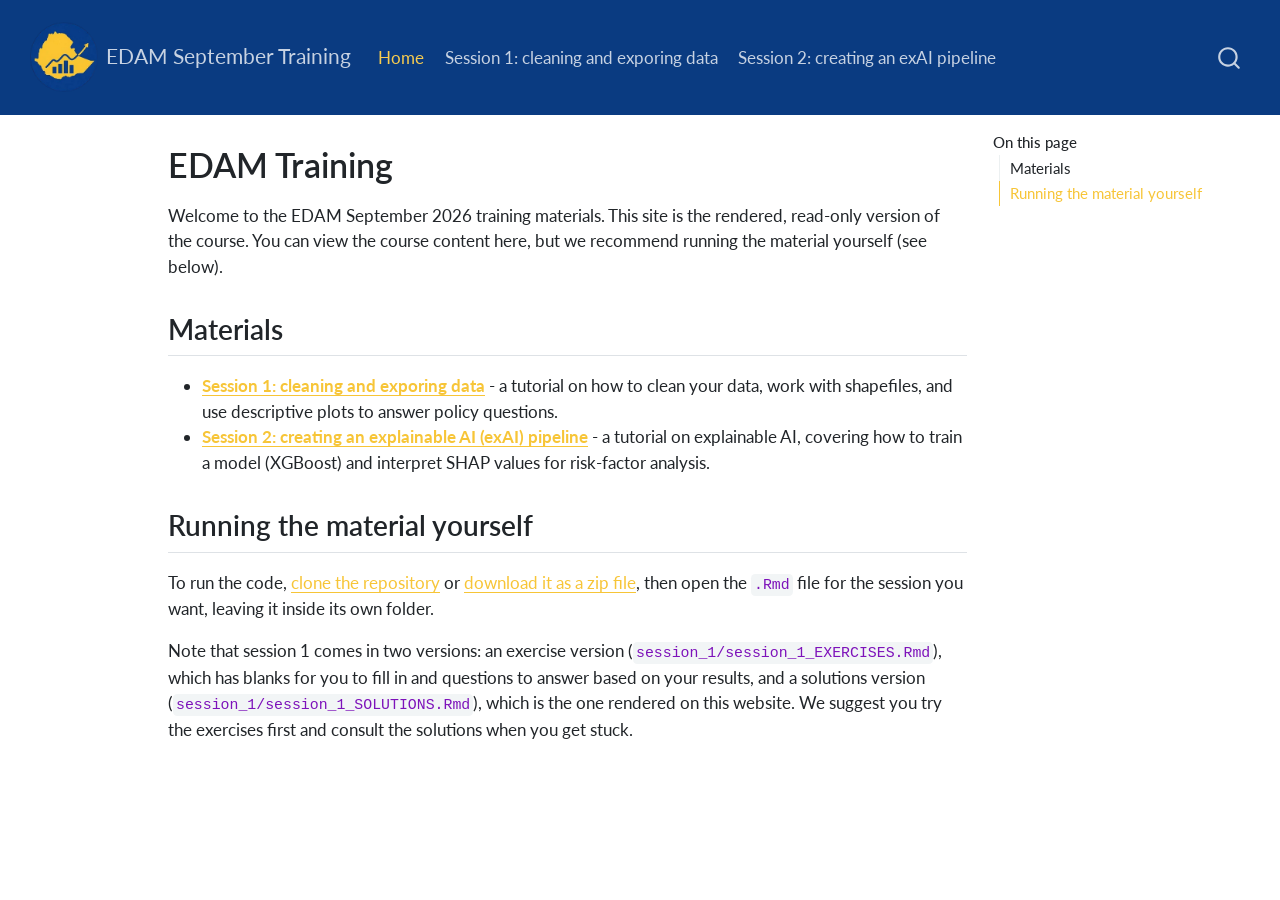
<file: index.html>
<!DOCTYPE html>
<html xmlns="http://www.w3.org/1999/xhtml" lang="en" xml:lang="en"><head>

<meta charset="utf-8">
<meta name="generator" content="quarto-1.10.18">

<meta name="viewport" content="width=device-width, initial-scale=1.0, user-scalable=yes">


<title>EDAM Training – EDAM September Training</title>
<style>
/* Default styles provided by pandoc.
** See https://pandoc.org/MANUAL.html#variables-for-html for config info.
*/
span.smallcaps{font-variant: small-caps;}
div.columns{display: flex; gap: 1.5em;}
div.column{flex: auto;}
@media screen {
div.columns{gap: min(4vw, 1.5em);}
div.column{overflow-x: auto;}
}
div.hanging-indent{margin-left: 1.5em; text-indent: -1.5em;}
ul.task-list{list-style: none;}
ul.task-list li input[type="checkbox"] {
  width: 0.8em;
  margin: 0 0.8em 0.2em -1em; /* quarto-specific, see https://github.com/quarto-dev/quarto-cli/issues/4556 */ 
  vertical-align: middle;
}
</style>


<script src="site_libs/quarto-nav/quarto-nav.js"></script>
<script src="site_libs/quarto-nav/headroom.min.js"></script>
<script src="site_libs/clipboard/clipboard.min.js"></script>
<script src="site_libs/quarto-search/autocomplete.umd.js"></script>
<script src="site_libs/quarto-search/fuse.min.js"></script>
<script src="site_libs/quarto-search/quarto-search.js"></script>
<meta name="quarto:offset" content="./">
<link href="./images/edam-logo.png" rel="icon" type="image/png">
<script src="site_libs/quarto-html/quarto.js" type="module"></script>
<script src="site_libs/quarto-html/tabsets/tabsets.js" type="module"></script>
<script src="site_libs/quarto-html/popper.min.js"></script>
<script src="site_libs/quarto-html/tippy.umd.min.js"></script>
<script src="site_libs/quarto-html/anchor.min.js"></script>
<link href="site_libs/quarto-html/tippy.css" rel="stylesheet">
<link href="site_libs/quarto-html/quarto-syntax-highlighting-64a204ab8560d761af7679ceaba22944.css" rel="stylesheet" id="quarto-text-highlighting-styles">
<script src="site_libs/bootstrap/bootstrap.min.js"></script>
<link href="site_libs/bootstrap/bootstrap-icons.css" rel="stylesheet">
<link href="site_libs/bootstrap/bootstrap-7adfb86dd05a6c3f92179e29ffe882f8.min.css" rel="stylesheet" append-hash="true" id="quarto-bootstrap" data-mode="light">
<script id="quarto-search-options" type="application/json">{
  "location": "navbar",
  "copy-button": false,
  "collapse-after": 3,
  "panel-placement": "end",
  "type": "overlay",
  "limit": 50,
  "keyboard-shortcut": [
    "f",
    "/",
    "s"
  ],
  "show-item-context": false,
  "language": {
    "search-no-results-text": "No results",
    "search-matching-documents-text": "matching documents",
    "search-copy-link-title": "Copy link to search",
    "search-hide-matches-text": "Hide additional matches",
    "search-more-match-text": "more match in this document",
    "search-more-matches-text": "more matches in this document",
    "search-clear-button-title": "Clear",
    "search-text-placeholder": "",
    "search-detached-cancel-button-title": "Cancel",
    "search-submit-button-title": "Submit",
    "search-label": "Search"
  }
}</script>


</head>

<body class="nav-fixed quarto-light">

<div id="quarto-search-results"></div>
  <header id="quarto-header" class="headroom fixed-top">
    <nav class="navbar navbar-expand-lg " data-bs-theme="dark">
      <div class="navbar-container container-fluid">
      <div class="navbar-brand-container mx-auto">
    <a href="./index.html" class="navbar-brand navbar-brand-logo">
    <img src="./images/edam-logo.png" alt="" class="navbar-logo light-content">
    <img src="./images/edam-logo.png" alt="" class="navbar-logo dark-content">
    </a>
    <a class="navbar-brand" href="./index.html">
    <span class="navbar-title">EDAM September Training</span>
    </a>
  </div>
            <div id="quarto-search" class="" title="Search"></div>
          <button class="navbar-toggler" type="button" data-bs-toggle="collapse" data-bs-target="#navbarCollapse" aria-controls="navbarCollapse" role="menu" aria-expanded="false" aria-label="Toggle navigation" onclick="if (window.quartoToggleHeadroom) { window.quartoToggleHeadroom(); }">
  <span class="navbar-toggler-icon"></span>
</button>
          <div class="collapse navbar-collapse" id="navbarCollapse">
            <ul class="navbar-nav navbar-nav-scroll me-auto">
  <li class="nav-item">
    <a class="nav-link active" href="./index.html" aria-current="page"> 
<span class="menu-text">Home</span></a>
  </li>  
  <li class="nav-item">
    <a class="nav-link" href="./session_1/session_1_SOLUTIONS.html"> 
<span class="menu-text">Session 1: cleaning and exporing data</span></a>
  </li>  
  <li class="nav-item">
    <a class="nav-link" href="./session_2/xgboost_shap_workflow_tutorial.html"> 
<span class="menu-text">Session 2: creating an exAI pipeline</span></a>
  </li>  
</ul>
          </div> <!-- /navcollapse -->
            <div class="quarto-navbar-tools">
</div>
      </div> <!-- /container-fluid -->
    </nav>
</header>
<!-- content -->
<div id="quarto-content" class="quarto-container page-columns page-rows-contents page-layout-article page-navbar">
<!-- sidebar -->
<!-- margin-sidebar -->
    <div id="quarto-margin-sidebar" class="sidebar margin-sidebar">
        <nav id="TOC" role="doc-toc" class="toc-active">
    <h2 id="toc-title">On this page</h2>
   
  <ul>
  <li><a href="#materials" id="toc-materials" class="nav-link active" data-scroll-target="#materials">Materials</a></li>
  <li><a href="#running-the-material-yourself" id="toc-running-the-material-yourself" class="nav-link" data-scroll-target="#running-the-material-yourself">Running the material yourself</a></li>
  </ul>
</nav>
    </div>
<!-- main -->
<main class="content" id="quarto-document-content">

<header id="title-block-header" class="quarto-title-block default">
<div class="quarto-title">
<h1 class="title">EDAM Training</h1>
</div>



<div class="quarto-title-meta">

    
  
    
  </div>
  


</header>


<p>Welcome to the EDAM September 2026 training materials. This site is the rendered, read-only version of the course. You can view the course content here, but we recommend running the material yourself (see below).</p>
<section id="materials" class="level2">
<h2 class="anchored" data-anchor-id="materials">Materials</h2>
<ul>
<li><a href="./session_1/session_1_SOLUTIONS.html"><strong>Session 1: cleaning and exporing data</strong></a> - a tutorial on how to clean your data, work with shapefiles, and use descriptive plots to answer policy questions.</li>
<li><a href="./session_2/xgboost_shap_workflow_tutorial.html"><strong>Session 2: creating an explainable AI (exAI) pipeline</strong></a> - a tutorial on explainable AI, covering how to train a model (XGBoost) and interpret SHAP values for risk-factor analysis.</li>
</ul>
</section>
<section id="running-the-material-yourself" class="level2">
<h2 class="anchored" data-anchor-id="running-the-material-yourself">Running the material yourself</h2>
<p>To run the code, <a href="https://github.com/EDAM-Consortium/september-training-2026">clone the repository</a> or <a href="https://github.com/EDAM-Consortium/september-training-2026/archive/refs/heads/main.zip">download it as a zip file</a>, then open the <code>.Rmd</code> file for the session you want, leaving it inside its own folder.</p>
<p>Note that session 1 comes in two versions: an exercise version (<code>session_1/session_1_EXERCISES.Rmd</code>), which has blanks for you to fill in and questions to answer based on your results, and a solutions version (<code>session_1/session_1_SOLUTIONS.Rmd</code>), which is the one rendered on this website. We suggest you try the exercises first and consult the solutions when you get stuck.</p>


</section>

</main> <!-- /main -->
<script id="quarto-html-after-body" type="application/javascript">
  window.document.addEventListener("DOMContentLoaded", function (event) {
    const icon = "";
    const anchorJS = new window.AnchorJS();
    anchorJS.options = {
      placement: 'right',
      icon: icon
    };
    anchorJS.add('.anchored');
    const isCodeAnnotation = (el) => {
      for (const clz of el.classList) {
        if (clz.startsWith('code-annotation-')) {                     
          return true;
        }
      }
      return false;
    }
    const onCopySuccess = function(e) {
      // button target
      const button = e.trigger;
      // don't keep focus
      button.blur();
      // flash "checked"
      button.classList.add('code-copy-button-checked');
      var currentTitle = button.getAttribute("title");
      button.setAttribute("title", "Copied!");
      let tooltip;
      if (window.bootstrap) {
        button.setAttribute("data-bs-toggle", "tooltip");
        button.setAttribute("data-bs-placement", "left");
        button.setAttribute("data-bs-title", "Copied!");
        tooltip = new bootstrap.Tooltip(button, 
          { trigger: "manual", 
            customClass: "code-copy-button-tooltip",
            offset: [0, -8]});
        tooltip.show();    
      }
      setTimeout(function() {
        if (tooltip) {
          tooltip.hide();
          button.removeAttribute("data-bs-title");
          button.removeAttribute("data-bs-toggle");
          button.removeAttribute("data-bs-placement");
        }
        button.setAttribute("title", currentTitle);
        button.classList.remove('code-copy-button-checked');
      }, 1000);
      // clear code selection
      e.clearSelection();
    }
    const getTextToCopy = function(trigger) {
      const outerScaffold = trigger.parentElement.cloneNode(true);
      const codeEl = outerScaffold.querySelector('code');
      for (const childEl of codeEl.children) {
        if (isCodeAnnotation(childEl)) {
          childEl.remove();
        }
      }
      return codeEl.innerText;
    }
    const clipboard = new window.ClipboardJS('.code-copy-button:not([data-in-quarto-modal])', {
      text: getTextToCopy
    });
    clipboard.on('success', onCopySuccess);
    if (window.document.getElementById('quarto-embedded-source-code-modal')) {
      const clipboardModal = new window.ClipboardJS('.code-copy-button[data-in-quarto-modal]', {
        text: getTextToCopy,
        container: window.document.getElementById('quarto-embedded-source-code-modal')
      });
      clipboardModal.on('success', onCopySuccess);
    }
      var localhostRegex = new RegExp(/^(?:http|https):\/\/localhost\:?[0-9]*\//);
      var mailtoRegex = new RegExp(/^mailto:/);
        var filterRegex = new RegExp("https:\/\/EDAM-Consortium\.github\.io\/september-training-2026\/");
      var isInternal = (href) => {
          return filterRegex.test(href) || localhostRegex.test(href) || mailtoRegex.test(href);
      }
      // Inspect non-navigation links and adorn them if external
     var links = window.document.querySelectorAll('a[href]:not(.nav-link):not(.navbar-brand):not(.toc-action):not(.sidebar-link):not(.sidebar-item-toggle):not(.pagination-link):not(.no-external):not([aria-hidden]):not(.dropdown-item):not(.quarto-navigation-tool):not(.about-link)');
      for (var i=0; i<links.length; i++) {
        const link = links[i];
        if (!isInternal(link.href)) {
          // undo the damage that might have been done by quarto-nav.js in the case of
          // links that we want to consider external
          if (link.dataset.originalHref !== undefined) {
            link.href = link.dataset.originalHref;
          }
        }
      }
    function tippyHover(el, contentFn, onTriggerFn, onUntriggerFn) {
      const config = {
        allowHTML: true,
        maxWidth: 500,
        delay: 100,
        arrow: false,
        appendTo: function(el) {
            return el.parentElement;
        },
        interactive: true,
        interactiveBorder: 10,
        theme: 'quarto',
        placement: 'bottom-start',
      };
      if (contentFn) {
        config.content = contentFn;
      }
      if (onTriggerFn) {
        config.onTrigger = onTriggerFn;
      }
      if (onUntriggerFn) {
        config.onUntrigger = onUntriggerFn;
      }
      window.tippy(el, config); 
    }
    const noterefs = window.document.querySelectorAll('a[role="doc-noteref"]');
    for (var i=0; i<noterefs.length; i++) {
      const ref = noterefs[i];
      tippyHover(ref, function() {
        // use id or data attribute instead here
        let href = ref.getAttribute('data-footnote-href') || ref.getAttribute('href');
        try { href = new URL(href).hash; } catch {}
        const id = href.replace(/^#\/?/, "");
        const note = window.document.getElementById(id);
        if (note) {
          return note.innerHTML;
        } else {
          return "";
        }
      });
    }
    const xrefs = window.document.querySelectorAll('a.quarto-xref');
    const processXRef = (id, note) => {
      // Strip column container classes
      const stripColumnClz = (el) => {
        el.classList.remove("page-full", "page-columns");
        if (el.children) {
          for (const child of el.children) {
            stripColumnClz(child);
          }
        }
      }
      stripColumnClz(note)
      if (id === null || id.startsWith('sec-')) {
        // Special case sections, only their first couple elements
        const container = document.createElement("div");
        if (note.children && note.children.length > 2) {
          container.appendChild(note.children[0].cloneNode(true));
          for (let i = 1; i < note.children.length; i++) {
            const child = note.children[i];
            if (child.tagName === "P" && child.innerText === "") {
              continue;
            } else {
              container.appendChild(child.cloneNode(true));
              break;
            }
          }
          if (window.Quarto?.typesetMath) {
            window.Quarto.typesetMath(container);
          }
          return container.innerHTML
        } else {
          if (window.Quarto?.typesetMath) {
            window.Quarto.typesetMath(note);
          }
          return note.innerHTML;
        }
      } else {
        // Remove any anchor links if they are present
        const anchorLink = note.querySelector('a.anchorjs-link');
        if (anchorLink) {
          anchorLink.remove();
        }
        if (window.Quarto?.typesetMath) {
          window.Quarto.typesetMath(note);
        }
        if (note.classList.contains("callout")) {
          return note.outerHTML;
        } else {
          return note.innerHTML;
        }
      }
    }
    for (var i=0; i<xrefs.length; i++) {
      const xref = xrefs[i];
      tippyHover(xref, undefined, function(instance) {
        instance.disable();
        let url = xref.getAttribute('href');
        let hash = undefined; 
        if (url.startsWith('#')) {
          hash = url;
        } else {
          try { hash = new URL(url).hash; } catch {}
        }
        if (hash) {
          const id = hash.replace(/^#\/?/, "");
          const note = window.document.getElementById(id);
          if (note !== null) {
            try {
              const html = processXRef(id, note.cloneNode(true));
              instance.setContent(html);
            } finally {
              instance.enable();
              instance.show();
            }
          } else {
            // See if we can fetch this
            fetch(url.split('#')[0])
            .then(res => res.text())
            .then(html => {
              const parser = new DOMParser();
              const htmlDoc = parser.parseFromString(html, "text/html");
              const note = htmlDoc.getElementById(id);
              if (note !== null) {
                const html = processXRef(id, note);
                instance.setContent(html);
              } 
            }).finally(() => {
              instance.enable();
              instance.show();
            });
          }
        } else {
          // See if we can fetch a full url (with no hash to target)
          // This is a special case and we should probably do some content thinning / targeting
          fetch(url)
          .then(res => res.text())
          .then(html => {
            const parser = new DOMParser();
            const htmlDoc = parser.parseFromString(html, "text/html");
            const note = htmlDoc.querySelector('main.content');
            if (note !== null) {
              // This should only happen for chapter cross references
              // (since there is no id in the URL)
              // remove the first header
              if (note.children.length > 0 && note.children[0].tagName === "HEADER") {
                note.children[0].remove();
              }
              const html = processXRef(null, note);
              instance.setContent(html);
            } 
          }).finally(() => {
            instance.enable();
            instance.show();
          });
        }
      }, function(instance) {
      });
    }
        let selectedAnnoteEl;
        const selectorForAnnotation = ( cell, annotation) => {
          let cellAttr = 'data-code-cell="' + cell + '"';
          let lineAttr = 'data-code-annotation="' +  annotation + '"';
          const selector = 'span[' + cellAttr + '][' + lineAttr + ']';
          return selector;
        }
        const selectCodeLines = (annoteEl) => {
          const doc = window.document;
          const targetCell = annoteEl.getAttribute("data-target-cell");
          const targetAnnotation = annoteEl.getAttribute("data-target-annotation");
          const annoteSpan = window.document.querySelector(selectorForAnnotation(targetCell, targetAnnotation));
          const lines = annoteSpan.getAttribute("data-code-lines").split(",");
          const lineIds = lines.map((line) => {
            return targetCell + "-" + line;
          })
          let top = null;
          let height = null;
          let parent = null;
          if (lineIds.length > 0) {
              //compute the position of the single el (top and bottom and make a div)
              const el = window.document.getElementById(lineIds[0]);
              top = el.offsetTop;
              height = el.offsetHeight;
              parent = el.parentElement.parentElement;
            if (lineIds.length > 1) {
              const lastEl = window.document.getElementById(lineIds[lineIds.length - 1]);
              const bottom = lastEl.offsetTop + lastEl.offsetHeight;
              height = bottom - top;
            }
            if (top !== null && height !== null && parent !== null) {
              // cook up a div (if necessary) and position it 
              let div = window.document.getElementById("code-annotation-line-highlight");
              if (div === null) {
                div = window.document.createElement("div");
                div.setAttribute("id", "code-annotation-line-highlight");
                div.style.position = 'absolute';
                parent.appendChild(div);
              }
              div.style.top = top - 2 + "px";
              div.style.height = height + 4 + "px";
              div.style.left = 0;
              let gutterDiv = window.document.getElementById("code-annotation-line-highlight-gutter");
              if (gutterDiv === null) {
                gutterDiv = window.document.createElement("div");
                gutterDiv.setAttribute("id", "code-annotation-line-highlight-gutter");
                gutterDiv.style.position = 'absolute';
                const codeCell = window.document.getElementById(targetCell);
                const gutter = codeCell.querySelector('.code-annotation-gutter');
                gutter.appendChild(gutterDiv);
              }
              gutterDiv.style.top = top - 2 + "px";
              gutterDiv.style.height = height + 4 + "px";
            }
            selectedAnnoteEl = annoteEl;
          }
        };
        const unselectCodeLines = () => {
          const elementsIds = ["code-annotation-line-highlight", "code-annotation-line-highlight-gutter"];
          elementsIds.forEach((elId) => {
            const div = window.document.getElementById(elId);
            if (div) {
              div.remove();
            }
          });
          selectedAnnoteEl = undefined;
        };
          // Handle positioning of the toggle
      window.addEventListener(
        "resize",
        throttle(() => {
          elRect = undefined;
          if (selectedAnnoteEl) {
            selectCodeLines(selectedAnnoteEl);
          }
        }, 10)
      );
      function throttle(fn, ms) {
      let throttle = false;
      let timer;
        return (...args) => {
          if(!throttle) { // first call gets through
              fn.apply(this, args);
              throttle = true;
          } else { // all the others get throttled
              if(timer) clearTimeout(timer); // cancel #2
              timer = setTimeout(() => {
                fn.apply(this, args);
                timer = throttle = false;
              }, ms);
          }
        };
      }
        // Attach click handler to the DT
        const annoteDls = window.document.querySelectorAll('dt[data-target-cell]');
        for (const annoteDlNode of annoteDls) {
          annoteDlNode.addEventListener('click', (event) => {
            const clickedEl = event.target;
            if (clickedEl !== selectedAnnoteEl) {
              unselectCodeLines();
              const activeEl = window.document.querySelector('dt[data-target-cell].code-annotation-active');
              if (activeEl) {
                activeEl.classList.remove('code-annotation-active');
              }
              selectCodeLines(clickedEl);
              clickedEl.classList.add('code-annotation-active');
            } else {
              // Unselect the line
              unselectCodeLines();
              clickedEl.classList.remove('code-annotation-active');
            }
          });
        }
    const findCites = (el) => {
      const parentEl = el.parentElement;
      if (parentEl) {
        const cites = parentEl.dataset.cites;
        if (cites) {
          return {
            el,
            cites: cites.split(' ')
          };
        } else {
          return findCites(el.parentElement)
        }
      } else {
        return undefined;
      }
    };
    var bibliorefs = window.document.querySelectorAll('a[role="doc-biblioref"]');
    for (var i=0; i<bibliorefs.length; i++) {
      const ref = bibliorefs[i];
      const citeInfo = findCites(ref);
      if (citeInfo) {
        tippyHover(citeInfo.el, function() {
          var popup = window.document.createElement('div');
          citeInfo.cites.forEach(function(cite) {
            var citeDiv = window.document.createElement('div');
            citeDiv.classList.add('hanging-indent');
            citeDiv.classList.add('csl-entry');
            var biblioDiv = window.document.getElementById('ref-' + cite);
            if (biblioDiv) {
              citeDiv.innerHTML = biblioDiv.innerHTML;
            }
            popup.appendChild(citeDiv);
          });
          return popup.innerHTML;
        });
      }
    }
  });
  </script>
</div> <!-- /content -->




</body></html>
</file>
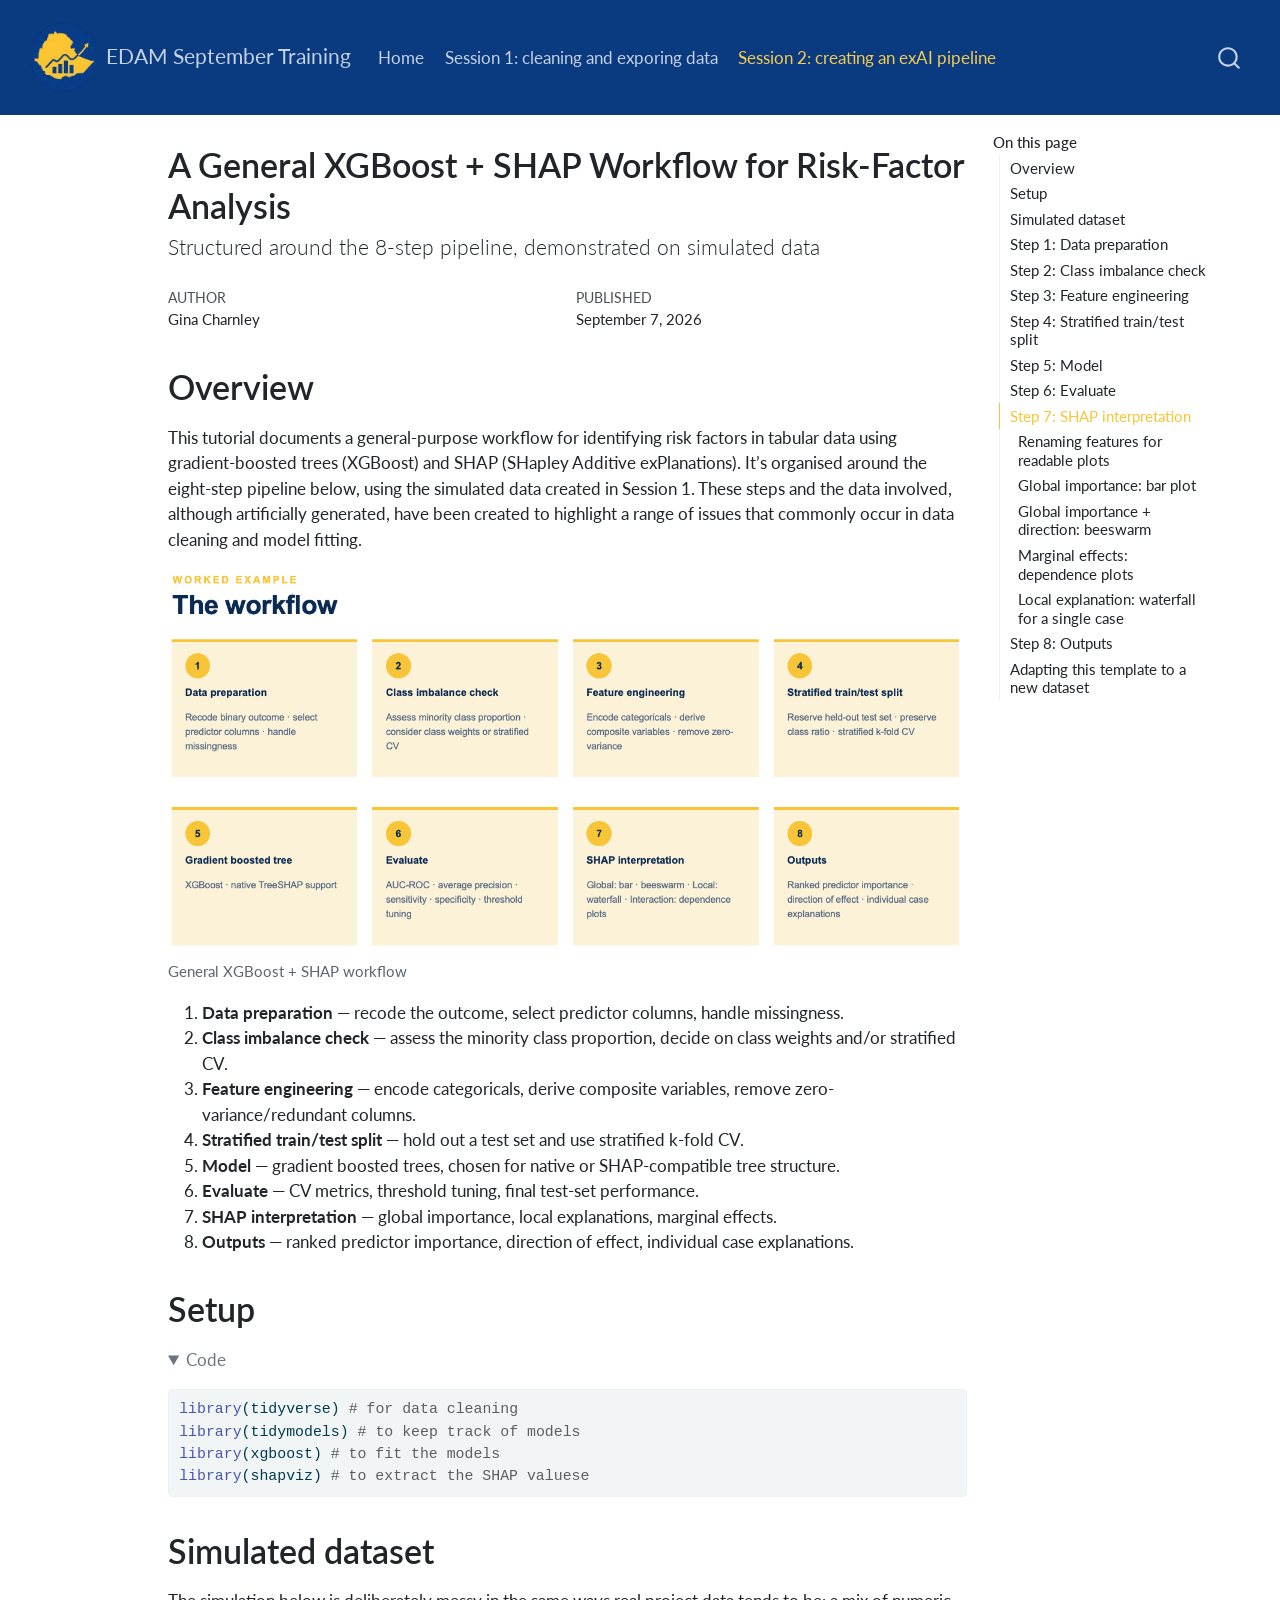
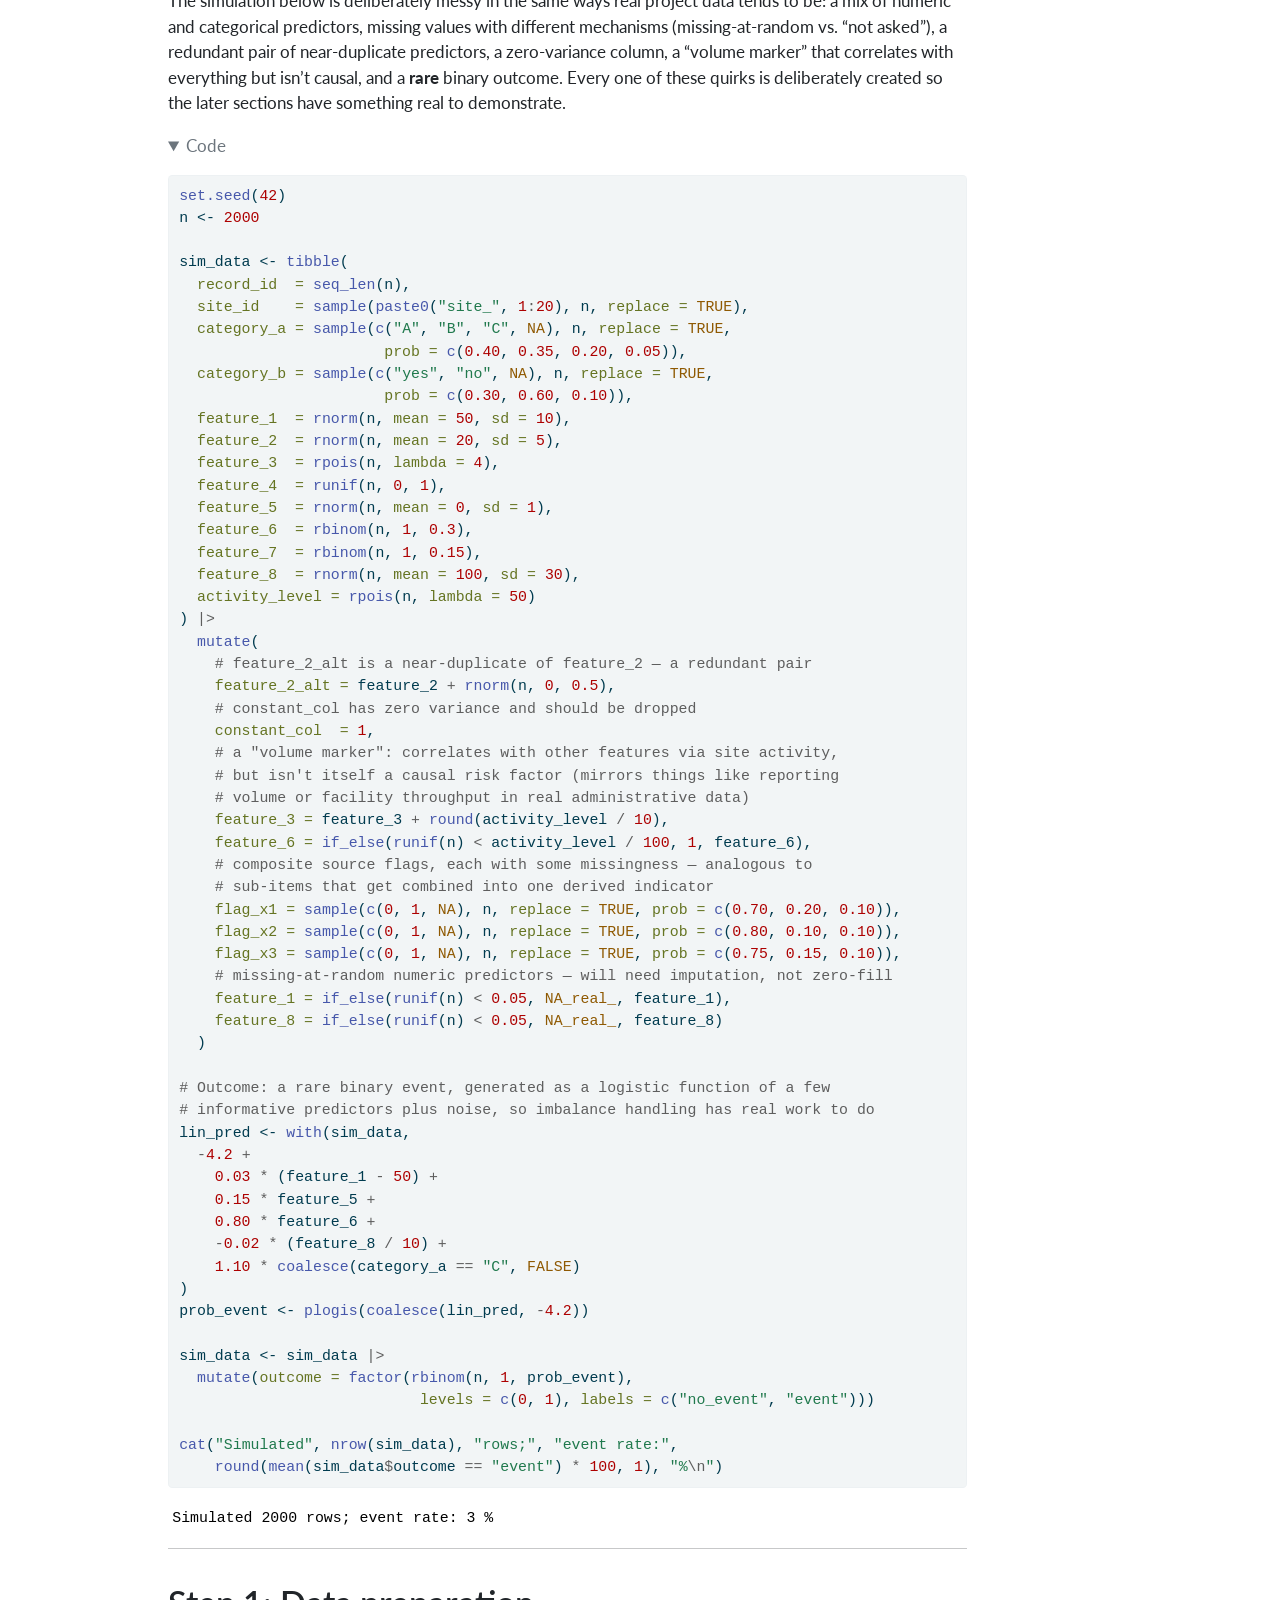
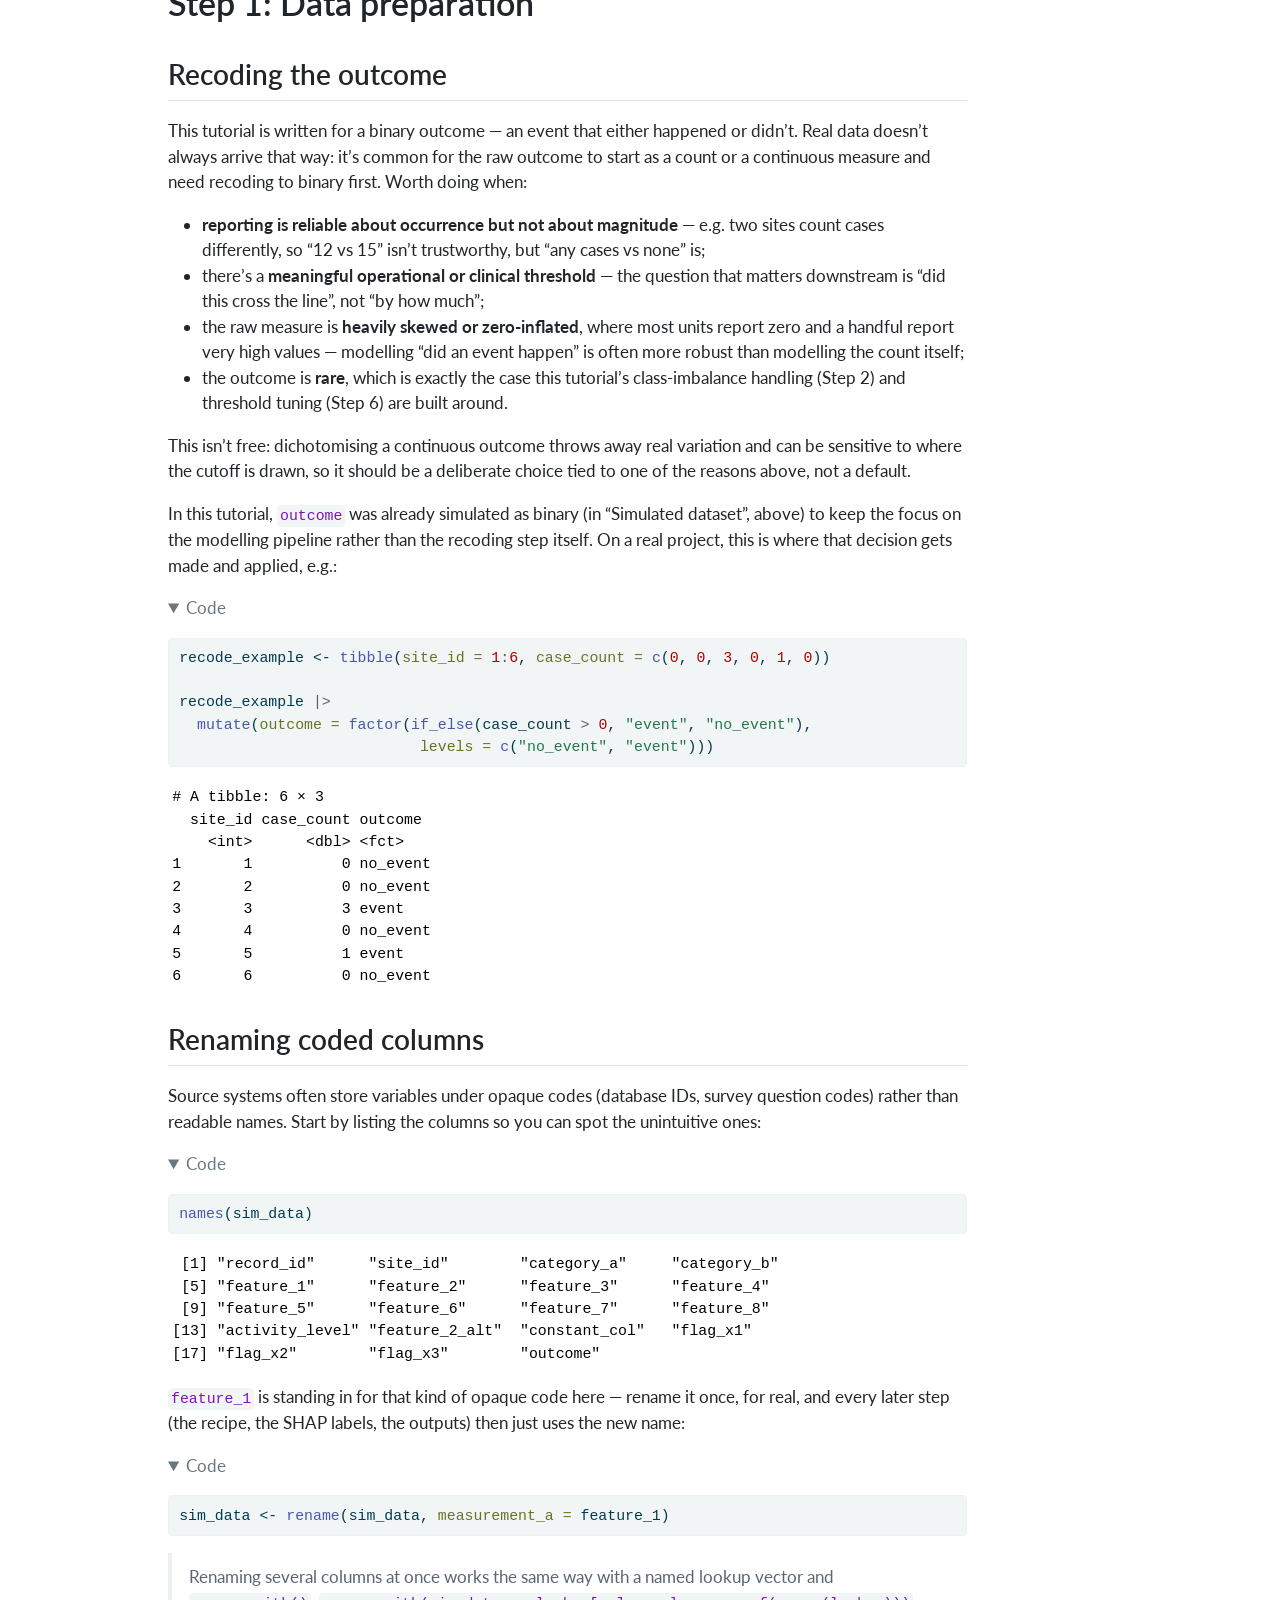
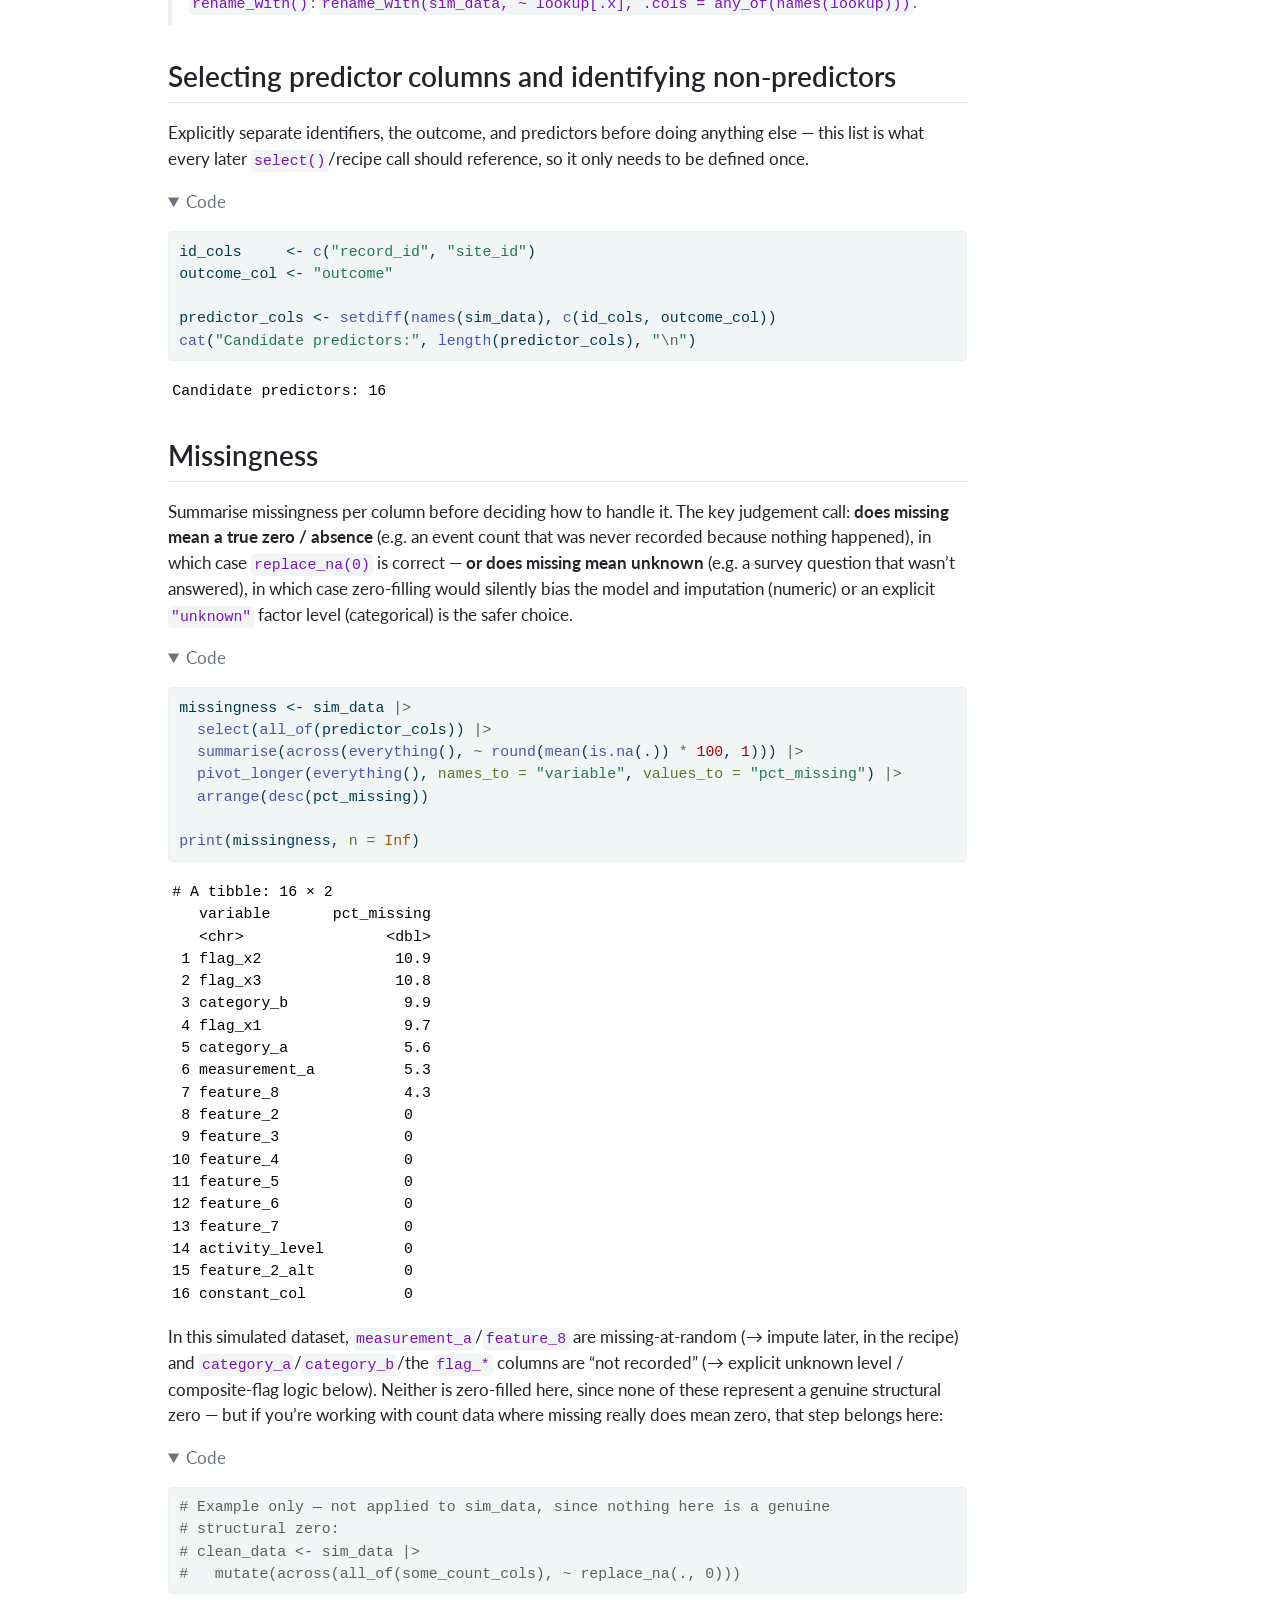
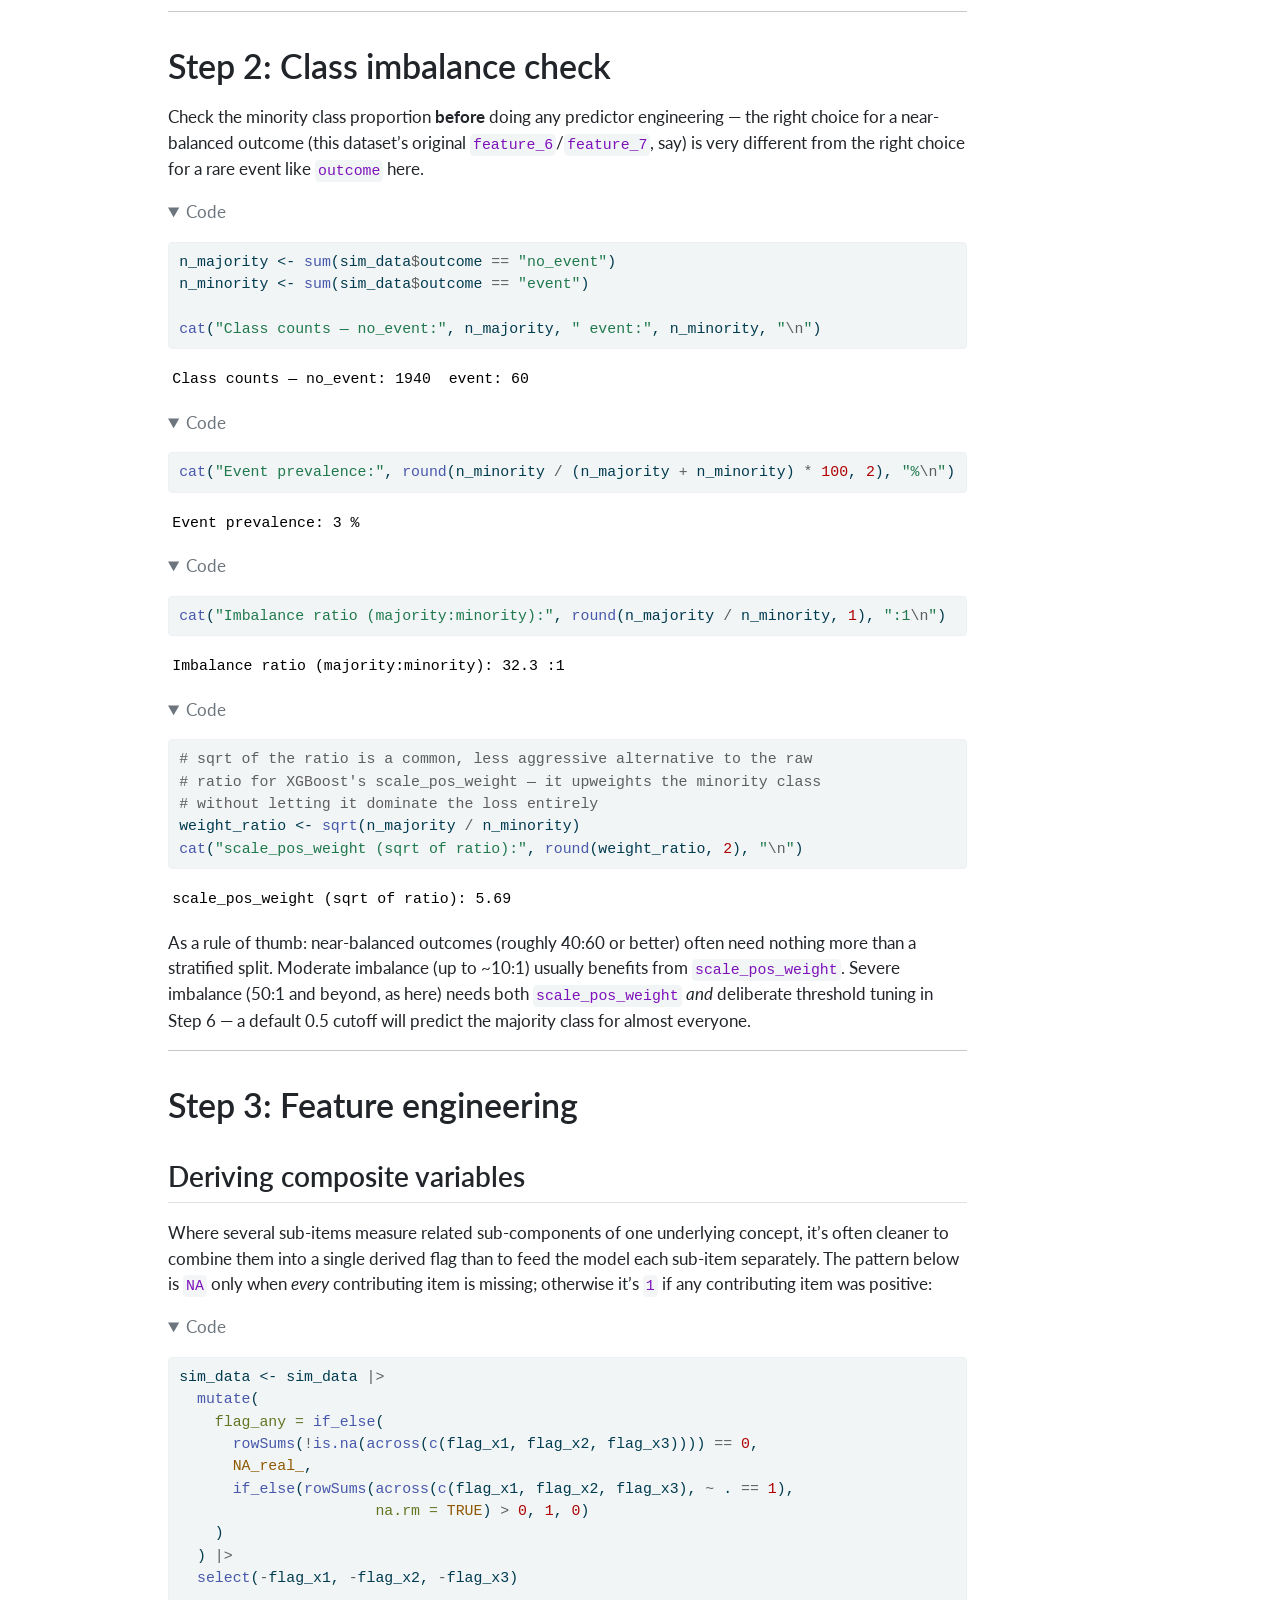
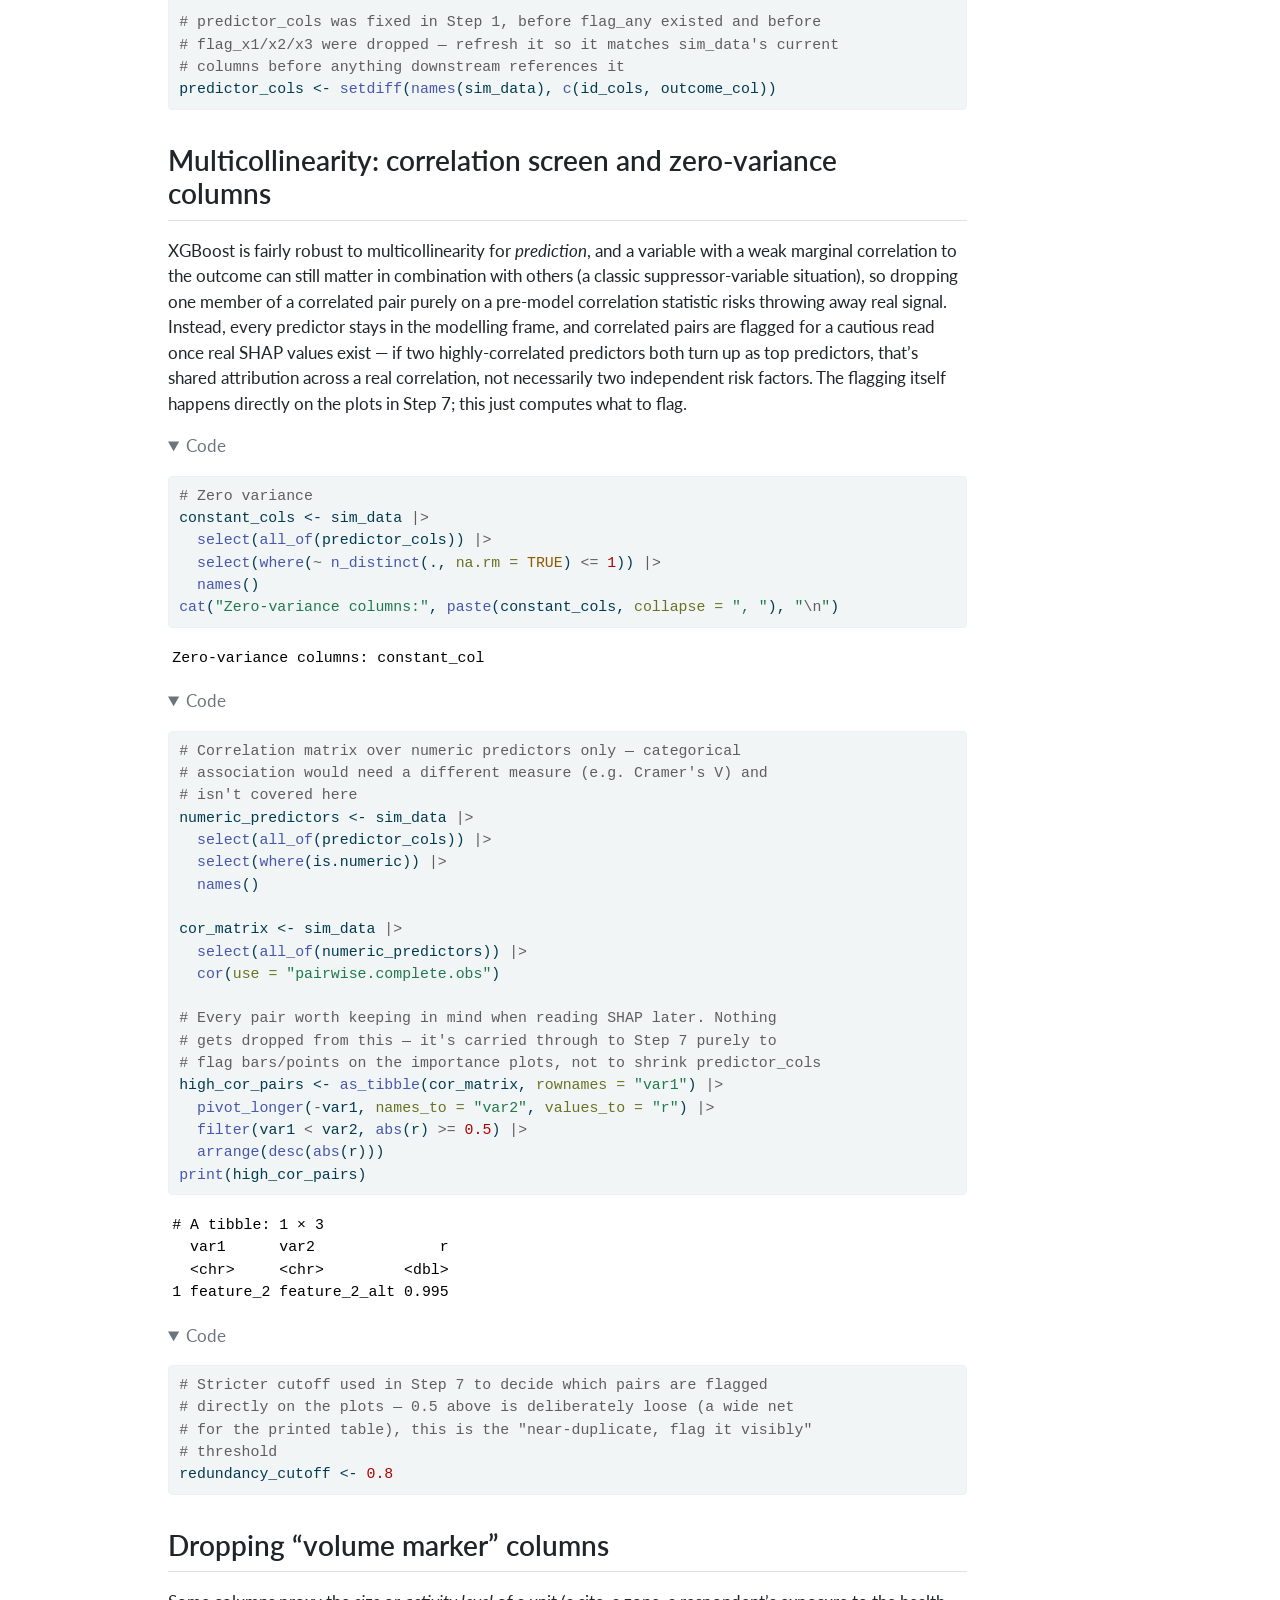
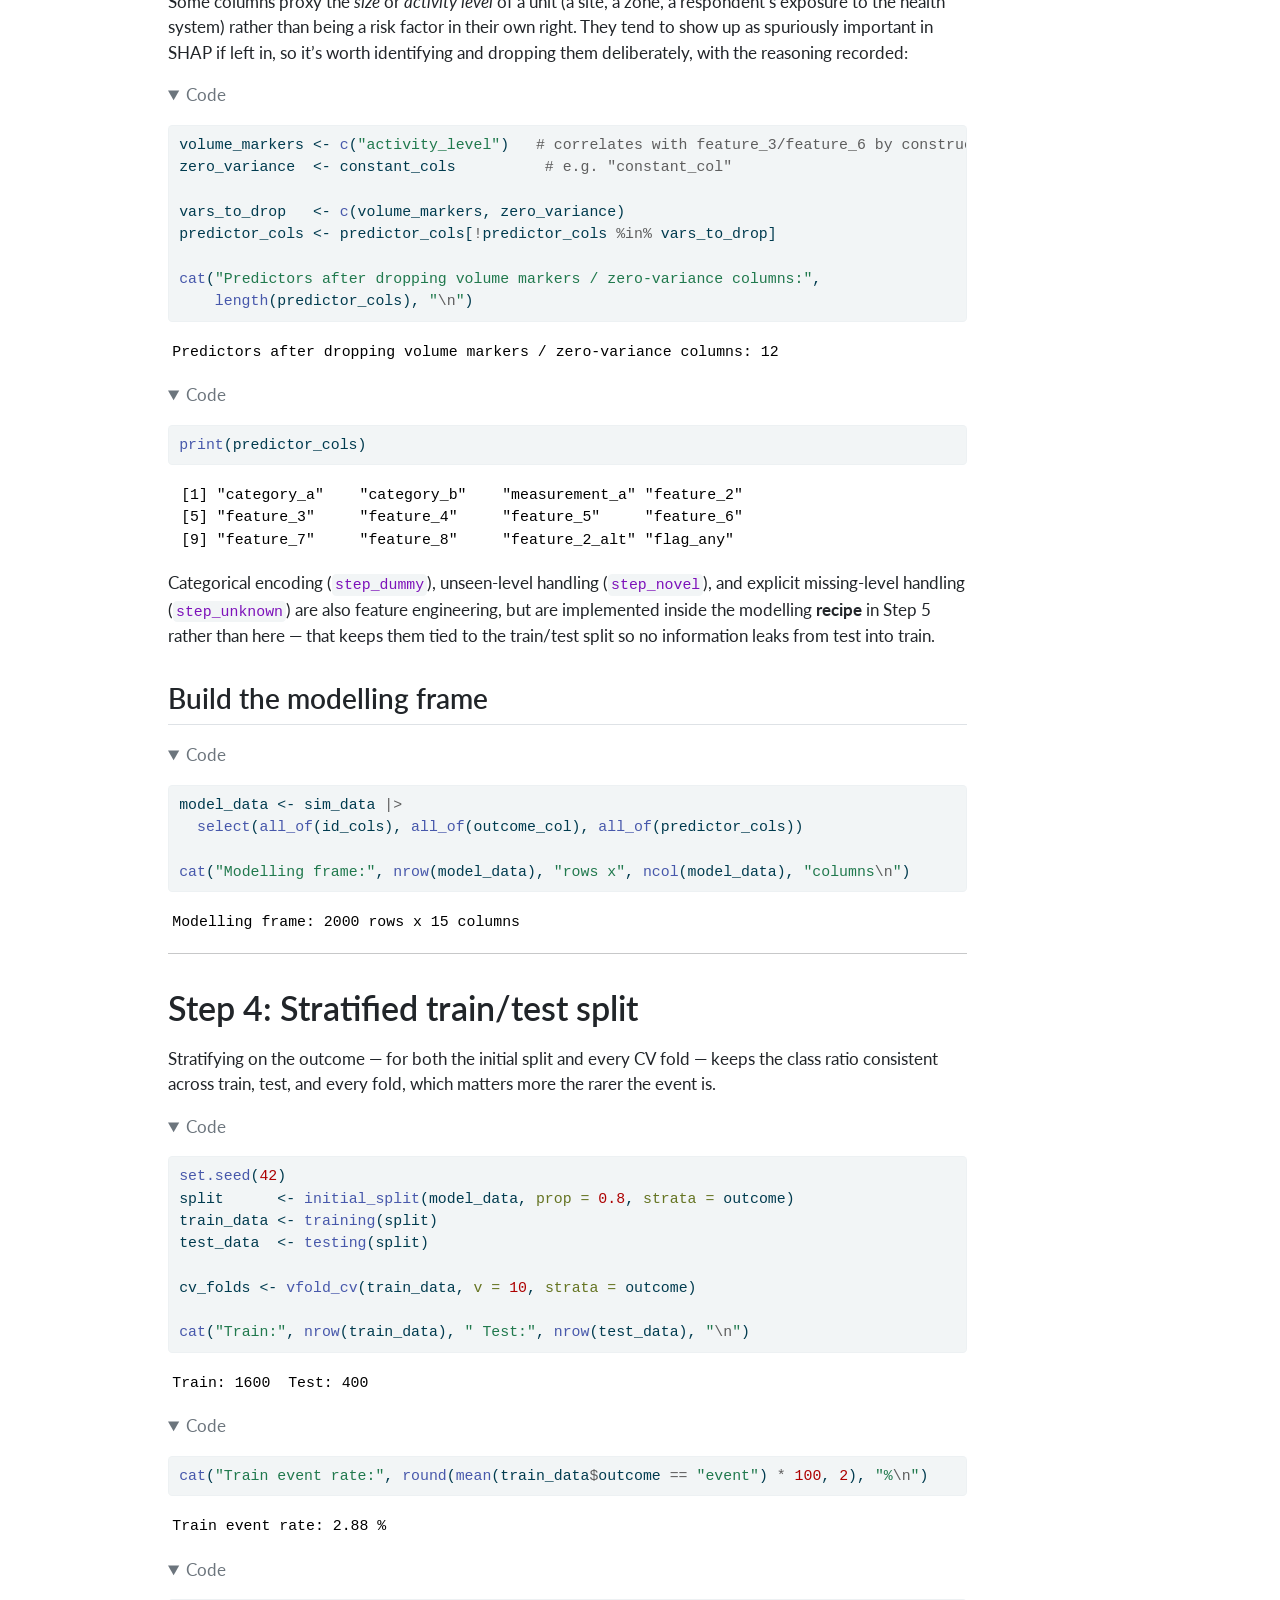
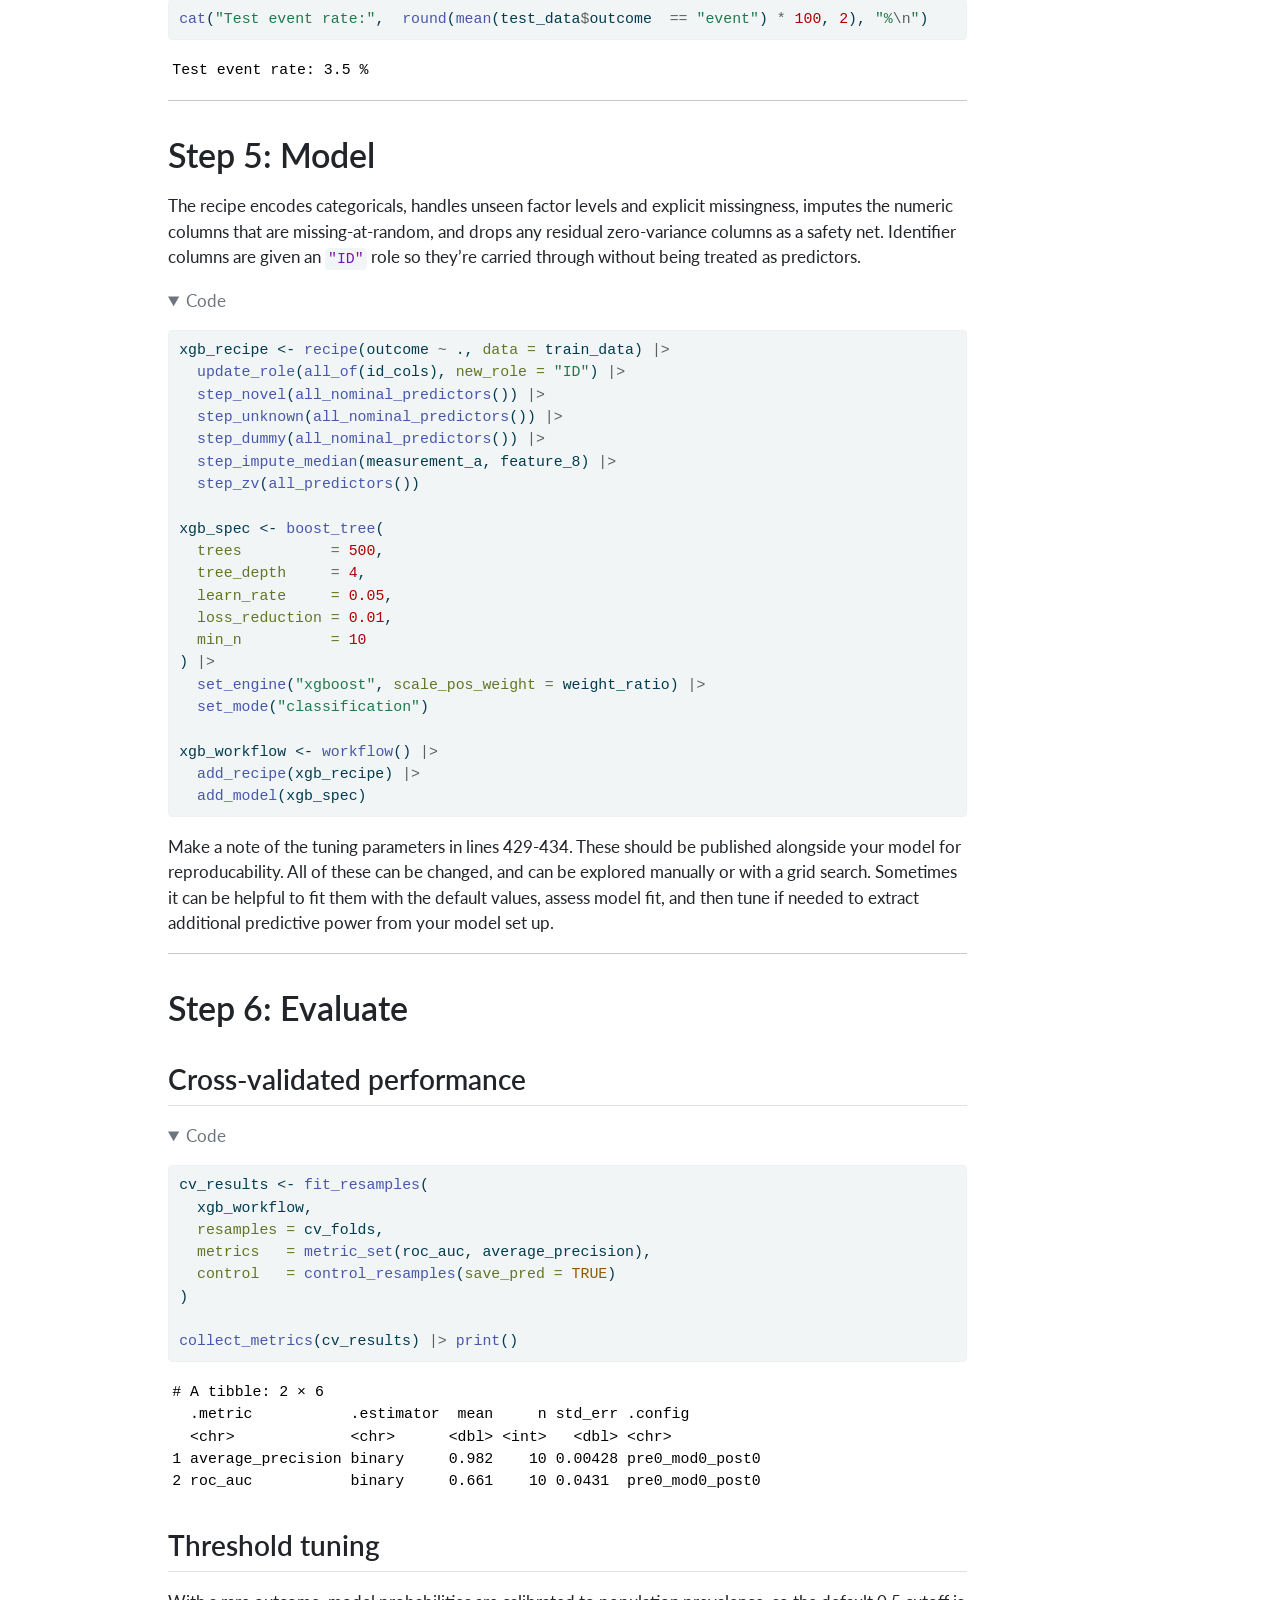
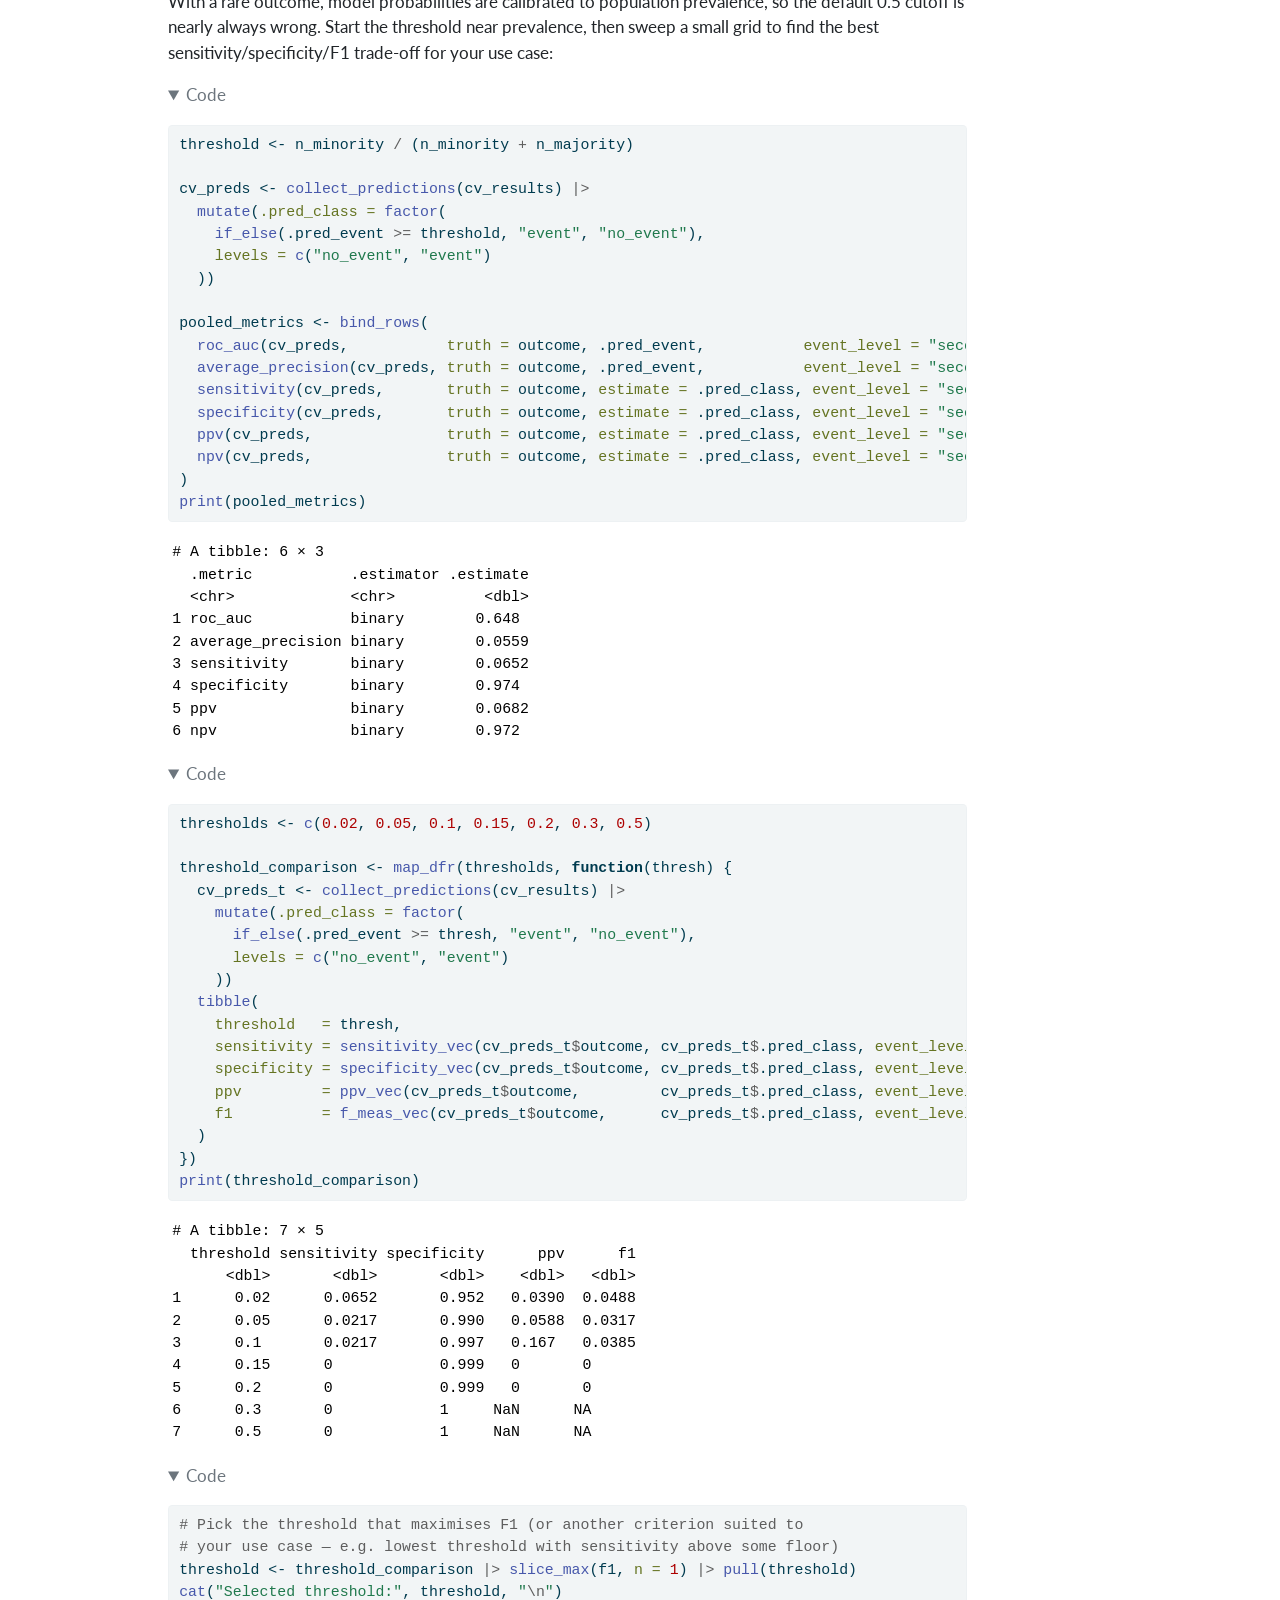
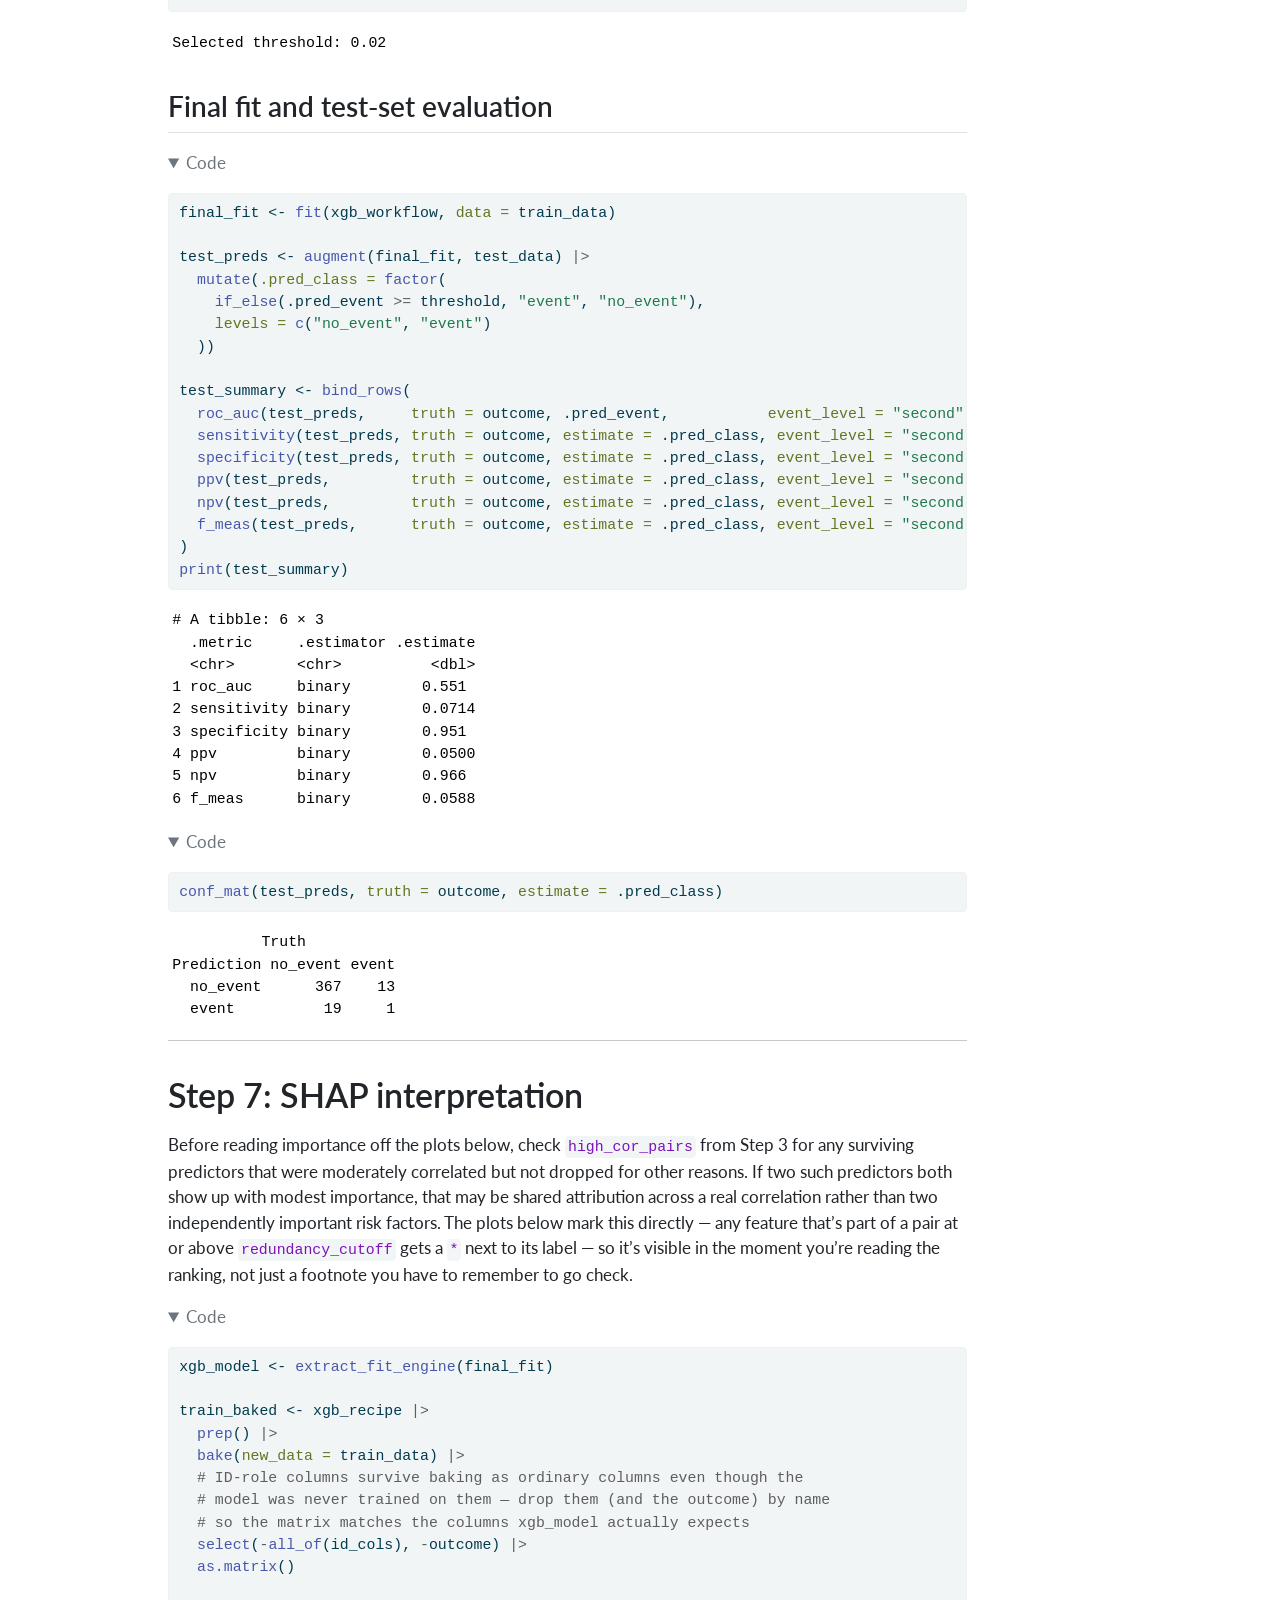
<file: session_2/xgboost_shap_workflow_tutorial.html>
<!DOCTYPE html>
<html xmlns="http://www.w3.org/1999/xhtml" lang="en" xml:lang="en"><head>

<meta charset="utf-8">
<meta name="generator" content="quarto-1.10.18">

<meta name="viewport" content="width=device-width, initial-scale=1.0, user-scalable=yes">

<meta name="author" content="Gina Charnley">
<meta name="dcterms.date" content="2026-09-07">

<title>A General XGBoost + SHAP Workflow for Risk-Factor Analysis – EDAM September Training</title>
<style>
/* Default styles provided by pandoc.
** See https://pandoc.org/MANUAL.html#variables-for-html for config info.
*/
span.smallcaps{font-variant: small-caps;}
div.columns{display: flex; gap: 1.5em;}
div.column{flex: auto;}
@media screen {
div.columns{gap: min(4vw, 1.5em);}
div.column{overflow-x: auto;}
}
div.hanging-indent{margin-left: 1.5em; text-indent: -1.5em;}
ul.task-list{list-style: none;}
ul.task-list li input[type="checkbox"] {
  width: 0.8em;
  margin: 0 0.8em 0.2em -1em; /* quarto-specific, see https://github.com/quarto-dev/quarto-cli/issues/4556 */ 
  vertical-align: middle;
}
/* CSS for syntax highlighting */
html { -webkit-text-size-adjust: 100%; }
pre > code.sourceCode { white-space: pre; position: relative; }
pre > code.sourceCode > span { display: inline-block; line-height: 1.25; }
pre > code.sourceCode > span:empty { height: 1.2em; }
.sourceCode { overflow: visible; }
code.sourceCode > span { color: inherit; text-decoration: inherit; }
div.sourceCode { margin: 1em 0; }
pre.sourceCode { margin: 0; }
@media screen {
div.sourceCode { overflow: auto; }
}
@media print {
pre > code.sourceCode { white-space: pre-wrap; }
pre > code.sourceCode > span { text-indent: -5em; padding-left: 5em; }
}
pre.numberSource code
  { counter-reset: source-line 0; }
pre.numberSource code > span
  { position: relative; left: -4em; counter-increment: source-line; }
pre.numberSource code > span > a:first-child::before
  { content: counter(source-line);
    position: relative; left: -1em; text-align: right; vertical-align: baseline;
    border: none; display: inline-block;
    -webkit-touch-callout: none; -webkit-user-select: none;
    -khtml-user-select: none; -moz-user-select: none;
    -ms-user-select: none; user-select: none;
    padding: 0 4px; width: 4em;
  }
pre.numberSource { margin-left: 3em;  padding-left: 4px; }
div.sourceCode
  {   }
@media screen {
pre > code.sourceCode > span > a:first-child::before { text-decoration: underline; }
}
</style>


<script src="../site_libs/quarto-nav/quarto-nav.js"></script>
<script src="../site_libs/quarto-nav/headroom.min.js"></script>
<script src="../site_libs/clipboard/clipboard.min.js"></script>
<script src="../site_libs/quarto-search/autocomplete.umd.js"></script>
<script src="../site_libs/quarto-search/fuse.min.js"></script>
<script src="../site_libs/quarto-search/quarto-search.js"></script>
<meta name="quarto:offset" content="../">
<link href="../images/edam-logo.png" rel="icon" type="image/png">
<script src="../site_libs/quarto-html/quarto.js" type="module"></script>
<script src="../site_libs/quarto-html/tabsets/tabsets.js" type="module"></script>
<script src="../site_libs/quarto-html/popper.min.js"></script>
<script src="../site_libs/quarto-html/tippy.umd.min.js"></script>
<script src="../site_libs/quarto-html/anchor.min.js"></script>
<link href="../site_libs/quarto-html/tippy.css" rel="stylesheet">
<link href="../site_libs/quarto-html/quarto-syntax-highlighting-64a204ab8560d761af7679ceaba22944.css" rel="stylesheet" id="quarto-text-highlighting-styles">
<script src="../site_libs/bootstrap/bootstrap.min.js"></script>
<link href="../site_libs/bootstrap/bootstrap-icons.css" rel="stylesheet">
<link href="../site_libs/bootstrap/bootstrap-7adfb86dd05a6c3f92179e29ffe882f8.min.css" rel="stylesheet" append-hash="true" id="quarto-bootstrap" data-mode="light">
<script id="quarto-search-options" type="application/json">{
  "location": "navbar",
  "copy-button": false,
  "collapse-after": 3,
  "panel-placement": "end",
  "type": "overlay",
  "limit": 50,
  "keyboard-shortcut": [
    "f",
    "/",
    "s"
  ],
  "show-item-context": false,
  "language": {
    "search-no-results-text": "No results",
    "search-matching-documents-text": "matching documents",
    "search-copy-link-title": "Copy link to search",
    "search-hide-matches-text": "Hide additional matches",
    "search-more-match-text": "more match in this document",
    "search-more-matches-text": "more matches in this document",
    "search-clear-button-title": "Clear",
    "search-text-placeholder": "",
    "search-detached-cancel-button-title": "Cancel",
    "search-submit-button-title": "Submit",
    "search-label": "Search"
  }
}</script>


</head>

<body class="nav-fixed quarto-light">

<div id="quarto-search-results"></div>
  <header id="quarto-header" class="headroom fixed-top">
    <nav class="navbar navbar-expand-lg " data-bs-theme="dark">
      <div class="navbar-container container-fluid">
      <div class="navbar-brand-container mx-auto">
    <a href="../index.html" class="navbar-brand navbar-brand-logo">
    <img src="../images/edam-logo.png" alt="" class="navbar-logo light-content">
    <img src="../images/edam-logo.png" alt="" class="navbar-logo dark-content">
    </a>
    <a class="navbar-brand" href="../index.html">
    <span class="navbar-title">EDAM September Training</span>
    </a>
  </div>
            <div id="quarto-search" class="" title="Search"></div>
          <button class="navbar-toggler" type="button" data-bs-toggle="collapse" data-bs-target="#navbarCollapse" aria-controls="navbarCollapse" role="menu" aria-expanded="false" aria-label="Toggle navigation" onclick="if (window.quartoToggleHeadroom) { window.quartoToggleHeadroom(); }">
  <span class="navbar-toggler-icon"></span>
</button>
          <div class="collapse navbar-collapse" id="navbarCollapse">
            <ul class="navbar-nav navbar-nav-scroll me-auto">
  <li class="nav-item">
    <a class="nav-link" href="../index.html"> 
<span class="menu-text">Home</span></a>
  </li>  
  <li class="nav-item">
    <a class="nav-link" href="../session_1/session_1_SOLUTIONS.html"> 
<span class="menu-text">Session 1: cleaning and exporing data</span></a>
  </li>  
  <li class="nav-item">
    <a class="nav-link active" href="../session_2/xgboost_shap_workflow_tutorial.html" aria-current="page"> 
<span class="menu-text">Session 2: creating an exAI pipeline</span></a>
  </li>  
</ul>
          </div> <!-- /navcollapse -->
            <div class="quarto-navbar-tools">
</div>
      </div> <!-- /container-fluid -->
    </nav>
</header>
<!-- content -->
<div id="quarto-content" class="quarto-container page-columns page-rows-contents page-layout-article page-navbar">
<!-- sidebar -->
<!-- margin-sidebar -->
    <div id="quarto-margin-sidebar" class="sidebar margin-sidebar">
        <nav id="TOC" role="doc-toc" class="toc-active">
    <h2 id="toc-title">On this page</h2>
   
  <ul>
  <li><a href="#overview" id="toc-overview" class="nav-link active" data-scroll-target="#overview">Overview</a></li>
  <li><a href="#setup" id="toc-setup" class="nav-link" data-scroll-target="#setup">Setup</a></li>
  <li><a href="#simulated-dataset" id="toc-simulated-dataset" class="nav-link" data-scroll-target="#simulated-dataset">Simulated dataset</a></li>
  <li><a href="#step-1-data-preparation" id="toc-step-1-data-preparation" class="nav-link" data-scroll-target="#step-1-data-preparation">Step 1: Data preparation</a>
  <ul class="collapse">
  <li><a href="#recoding-the-outcome" id="toc-recoding-the-outcome" class="nav-link" data-scroll-target="#recoding-the-outcome">Recoding the outcome</a></li>
  <li><a href="#renaming-coded-columns" id="toc-renaming-coded-columns" class="nav-link" data-scroll-target="#renaming-coded-columns">Renaming coded columns</a></li>
  <li><a href="#selecting-predictor-columns-and-identifying-non-predictors" id="toc-selecting-predictor-columns-and-identifying-non-predictors" class="nav-link" data-scroll-target="#selecting-predictor-columns-and-identifying-non-predictors">Selecting predictor columns and identifying non-predictors</a></li>
  <li><a href="#missingness" id="toc-missingness" class="nav-link" data-scroll-target="#missingness">Missingness</a></li>
  </ul></li>
  <li><a href="#step-2-class-imbalance-check" id="toc-step-2-class-imbalance-check" class="nav-link" data-scroll-target="#step-2-class-imbalance-check">Step 2: Class imbalance check</a></li>
  <li><a href="#step-3-feature-engineering" id="toc-step-3-feature-engineering" class="nav-link" data-scroll-target="#step-3-feature-engineering">Step 3: Feature engineering</a>
  <ul class="collapse">
  <li><a href="#deriving-composite-variables" id="toc-deriving-composite-variables" class="nav-link" data-scroll-target="#deriving-composite-variables">Deriving composite variables</a></li>
  <li><a href="#multicollinearity-correlation-screen-and-zero-variance-columns" id="toc-multicollinearity-correlation-screen-and-zero-variance-columns" class="nav-link" data-scroll-target="#multicollinearity-correlation-screen-and-zero-variance-columns">Multicollinearity: correlation screen and zero-variance columns</a></li>
  <li><a href="#dropping-volume-marker-columns" id="toc-dropping-volume-marker-columns" class="nav-link" data-scroll-target="#dropping-volume-marker-columns">Dropping “volume marker” columns</a></li>
  <li><a href="#build-the-modelling-frame" id="toc-build-the-modelling-frame" class="nav-link" data-scroll-target="#build-the-modelling-frame">Build the modelling frame</a></li>
  </ul></li>
  <li><a href="#step-4-stratified-traintest-split" id="toc-step-4-stratified-traintest-split" class="nav-link" data-scroll-target="#step-4-stratified-traintest-split">Step 4: Stratified train/test split</a></li>
  <li><a href="#step-5-model" id="toc-step-5-model" class="nav-link" data-scroll-target="#step-5-model">Step 5: Model</a></li>
  <li><a href="#step-6-evaluate" id="toc-step-6-evaluate" class="nav-link" data-scroll-target="#step-6-evaluate">Step 6: Evaluate</a>
  <ul class="collapse">
  <li><a href="#cross-validated-performance" id="toc-cross-validated-performance" class="nav-link" data-scroll-target="#cross-validated-performance">Cross-validated performance</a></li>
  <li><a href="#threshold-tuning" id="toc-threshold-tuning" class="nav-link" data-scroll-target="#threshold-tuning">Threshold tuning</a></li>
  <li><a href="#final-fit-and-test-set-evaluation" id="toc-final-fit-and-test-set-evaluation" class="nav-link" data-scroll-target="#final-fit-and-test-set-evaluation">Final fit and test-set evaluation</a></li>
  </ul></li>
  <li><a href="#step-7-shap-interpretation" id="toc-step-7-shap-interpretation" class="nav-link" data-scroll-target="#step-7-shap-interpretation">Step 7: SHAP interpretation</a>
  <ul class="collapse">
  <li><a href="#renaming-features-for-readable-plots" id="toc-renaming-features-for-readable-plots" class="nav-link" data-scroll-target="#renaming-features-for-readable-plots">Renaming features for readable plots</a></li>
  <li><a href="#global-importance-bar-plot" id="toc-global-importance-bar-plot" class="nav-link" data-scroll-target="#global-importance-bar-plot">Global importance: bar plot</a></li>
  <li><a href="#global-importance-direction-beeswarm" id="toc-global-importance-direction-beeswarm" class="nav-link" data-scroll-target="#global-importance-direction-beeswarm">Global importance + direction: beeswarm</a></li>
  <li><a href="#marginal-effects-dependence-plots" id="toc-marginal-effects-dependence-plots" class="nav-link" data-scroll-target="#marginal-effects-dependence-plots">Marginal effects: dependence plots</a></li>
  <li><a href="#local-explanation-waterfall-for-a-single-case" id="toc-local-explanation-waterfall-for-a-single-case" class="nav-link" data-scroll-target="#local-explanation-waterfall-for-a-single-case">Local explanation: waterfall for a single case</a></li>
  </ul></li>
  <li><a href="#step-8-outputs" id="toc-step-8-outputs" class="nav-link" data-scroll-target="#step-8-outputs">Step 8: Outputs</a></li>
  <li><a href="#adapting-this-template-to-a-new-dataset" id="toc-adapting-this-template-to-a-new-dataset" class="nav-link" data-scroll-target="#adapting-this-template-to-a-new-dataset">Adapting this template to a new dataset</a></li>
  </ul>
</nav>
    </div>
<!-- main -->
<main class="content" id="quarto-document-content">

<header id="title-block-header" class="quarto-title-block default">
<div class="quarto-title">
<h1 class="title">A General XGBoost + SHAP Workflow for Risk-Factor Analysis</h1>
<p class="subtitle lead">Structured around the 8-step pipeline, demonstrated on simulated data</p>
</div>



<div class="quarto-title-meta">

    <div>
    <div class="quarto-title-meta-heading">Author</div>
    <div class="quarto-title-meta-contents">
             <p>Gina Charnley </p>
          </div>
  </div>
    
    <div>
    <div class="quarto-title-meta-heading">Published</div>
    <div class="quarto-title-meta-contents">
      <p class="date">September 7, 2026</p>
    </div>
  </div>
  
    
  </div>
  


</header>


<section id="overview" class="level1">
<h1>Overview</h1>
<p>This tutorial documents a general-purpose workflow for identifying risk factors in tabular data using gradient-boosted trees (XGBoost) and SHAP (SHapley Additive exPlanations). It’s organised around the eight-step pipeline below, using the simulated data created in Session 1. These steps and the data involved, although artificially generated, have been created to highlight a range of issues that commonly occur in data cleaning and model fitting.</p>
<div class="quarto-figure quarto-figure-center">
<figure class="figure">
<p><img src="workflow.png" class="img-fluid figure-img"></p>
<figcaption>General XGBoost + SHAP workflow</figcaption>
</figure>
</div>
<ol type="1">
<li><strong>Data preparation</strong> — recode the outcome, select predictor columns, handle missingness.</li>
<li><strong>Class imbalance check</strong> — assess the minority class proportion, decide on class weights and/or stratified CV.</li>
<li><strong>Feature engineering</strong> — encode categoricals, derive composite variables, remove zero-variance/redundant columns.</li>
<li><strong>Stratified train/test split</strong> — hold out a test set and use stratified k-fold CV.</li>
<li><strong>Model</strong> — gradient boosted trees, chosen for native or SHAP-compatible tree structure.</li>
<li><strong>Evaluate</strong> — CV metrics, threshold tuning, final test-set performance.</li>
<li><strong>SHAP interpretation</strong> — global importance, local explanations, marginal effects.</li>
<li><strong>Outputs</strong> — ranked predictor importance, direction of effect, individual case explanations.</li>
</ol>
</section>
<section id="setup" class="level1">
<h1>Setup</h1>
<div class="cell">
<details open="" class="code-fold">
<summary>Code</summary>
<div class="code-copy-outer-scaffold"><div class="sourceCode cell-code" id="cb1"><pre class="sourceCode r code-with-copy"><code class="sourceCode r"><span id="cb1-1"><a href="#cb1-1" aria-hidden="true" tabindex="-1"></a><span class="fu">library</span>(tidyverse) <span class="co"># for data cleaning</span></span>
<span id="cb1-2"><a href="#cb1-2" aria-hidden="true" tabindex="-1"></a><span class="fu">library</span>(tidymodels) <span class="co"># to keep track of models</span></span>
<span id="cb1-3"><a href="#cb1-3" aria-hidden="true" tabindex="-1"></a><span class="fu">library</span>(xgboost) <span class="co"># to fit the models</span></span>
<span id="cb1-4"><a href="#cb1-4" aria-hidden="true" tabindex="-1"></a><span class="fu">library</span>(shapviz) <span class="co"># to extract the SHAP valuese</span></span></code></pre></div><button title="Copy to Clipboard" class="code-copy-button"><i class="bi"></i></button></div>
</details>
</div>
</section>
<section id="simulated-dataset" class="level1">
<h1>Simulated dataset</h1>
<p>The simulation below is deliberately messy in the same ways real project data tends to be: a mix of numeric and categorical predictors, missing values with different mechanisms (missing-at-random vs.&nbsp;“not asked”), a redundant pair of near-duplicate predictors, a zero-variance column, a “volume marker” that correlates with everything but isn’t causal, and a <strong>rare</strong> binary outcome. Every one of these quirks is deliberately created so the later sections have something real to demonstrate.</p>
<div class="cell">
<details open="" class="code-fold">
<summary>Code</summary>
<div class="code-copy-outer-scaffold"><div class="sourceCode cell-code" id="cb2"><pre class="sourceCode r code-with-copy"><code class="sourceCode r"><span id="cb2-1"><a href="#cb2-1" aria-hidden="true" tabindex="-1"></a><span class="fu">set.seed</span>(<span class="dv">42</span>)</span>
<span id="cb2-2"><a href="#cb2-2" aria-hidden="true" tabindex="-1"></a>n <span class="ot">&lt;-</span> <span class="dv">2000</span></span>
<span id="cb2-3"><a href="#cb2-3" aria-hidden="true" tabindex="-1"></a></span>
<span id="cb2-4"><a href="#cb2-4" aria-hidden="true" tabindex="-1"></a>sim_data <span class="ot">&lt;-</span> <span class="fu">tibble</span>(</span>
<span id="cb2-5"><a href="#cb2-5" aria-hidden="true" tabindex="-1"></a>  <span class="at">record_id  =</span> <span class="fu">seq_len</span>(n),</span>
<span id="cb2-6"><a href="#cb2-6" aria-hidden="true" tabindex="-1"></a>  <span class="at">site_id    =</span> <span class="fu">sample</span>(<span class="fu">paste0</span>(<span class="st">"site_"</span>, <span class="dv">1</span><span class="sc">:</span><span class="dv">20</span>), n, <span class="at">replace =</span> <span class="cn">TRUE</span>),</span>
<span id="cb2-7"><a href="#cb2-7" aria-hidden="true" tabindex="-1"></a>  <span class="at">category_a =</span> <span class="fu">sample</span>(<span class="fu">c</span>(<span class="st">"A"</span>, <span class="st">"B"</span>, <span class="st">"C"</span>, <span class="cn">NA</span>), n, <span class="at">replace =</span> <span class="cn">TRUE</span>,</span>
<span id="cb2-8"><a href="#cb2-8" aria-hidden="true" tabindex="-1"></a>                       <span class="at">prob =</span> <span class="fu">c</span>(<span class="fl">0.40</span>, <span class="fl">0.35</span>, <span class="fl">0.20</span>, <span class="fl">0.05</span>)),</span>
<span id="cb2-9"><a href="#cb2-9" aria-hidden="true" tabindex="-1"></a>  <span class="at">category_b =</span> <span class="fu">sample</span>(<span class="fu">c</span>(<span class="st">"yes"</span>, <span class="st">"no"</span>, <span class="cn">NA</span>), n, <span class="at">replace =</span> <span class="cn">TRUE</span>,</span>
<span id="cb2-10"><a href="#cb2-10" aria-hidden="true" tabindex="-1"></a>                       <span class="at">prob =</span> <span class="fu">c</span>(<span class="fl">0.30</span>, <span class="fl">0.60</span>, <span class="fl">0.10</span>)),</span>
<span id="cb2-11"><a href="#cb2-11" aria-hidden="true" tabindex="-1"></a>  <span class="at">feature_1  =</span> <span class="fu">rnorm</span>(n, <span class="at">mean =</span> <span class="dv">50</span>, <span class="at">sd =</span> <span class="dv">10</span>),</span>
<span id="cb2-12"><a href="#cb2-12" aria-hidden="true" tabindex="-1"></a>  <span class="at">feature_2  =</span> <span class="fu">rnorm</span>(n, <span class="at">mean =</span> <span class="dv">20</span>, <span class="at">sd =</span> <span class="dv">5</span>),</span>
<span id="cb2-13"><a href="#cb2-13" aria-hidden="true" tabindex="-1"></a>  <span class="at">feature_3  =</span> <span class="fu">rpois</span>(n, <span class="at">lambda =</span> <span class="dv">4</span>),</span>
<span id="cb2-14"><a href="#cb2-14" aria-hidden="true" tabindex="-1"></a>  <span class="at">feature_4  =</span> <span class="fu">runif</span>(n, <span class="dv">0</span>, <span class="dv">1</span>),</span>
<span id="cb2-15"><a href="#cb2-15" aria-hidden="true" tabindex="-1"></a>  <span class="at">feature_5  =</span> <span class="fu">rnorm</span>(n, <span class="at">mean =</span> <span class="dv">0</span>, <span class="at">sd =</span> <span class="dv">1</span>),</span>
<span id="cb2-16"><a href="#cb2-16" aria-hidden="true" tabindex="-1"></a>  <span class="at">feature_6  =</span> <span class="fu">rbinom</span>(n, <span class="dv">1</span>, <span class="fl">0.3</span>),</span>
<span id="cb2-17"><a href="#cb2-17" aria-hidden="true" tabindex="-1"></a>  <span class="at">feature_7  =</span> <span class="fu">rbinom</span>(n, <span class="dv">1</span>, <span class="fl">0.15</span>),</span>
<span id="cb2-18"><a href="#cb2-18" aria-hidden="true" tabindex="-1"></a>  <span class="at">feature_8  =</span> <span class="fu">rnorm</span>(n, <span class="at">mean =</span> <span class="dv">100</span>, <span class="at">sd =</span> <span class="dv">30</span>),</span>
<span id="cb2-19"><a href="#cb2-19" aria-hidden="true" tabindex="-1"></a>  <span class="at">activity_level =</span> <span class="fu">rpois</span>(n, <span class="at">lambda =</span> <span class="dv">50</span>)</span>
<span id="cb2-20"><a href="#cb2-20" aria-hidden="true" tabindex="-1"></a>) <span class="sc">|&gt;</span></span>
<span id="cb2-21"><a href="#cb2-21" aria-hidden="true" tabindex="-1"></a>  <span class="fu">mutate</span>(</span>
<span id="cb2-22"><a href="#cb2-22" aria-hidden="true" tabindex="-1"></a>    <span class="co"># feature_2_alt is a near-duplicate of feature_2 — a redundant pair</span></span>
<span id="cb2-23"><a href="#cb2-23" aria-hidden="true" tabindex="-1"></a>    <span class="at">feature_2_alt =</span> feature_2 <span class="sc">+</span> <span class="fu">rnorm</span>(n, <span class="dv">0</span>, <span class="fl">0.5</span>),</span>
<span id="cb2-24"><a href="#cb2-24" aria-hidden="true" tabindex="-1"></a>    <span class="co"># constant_col has zero variance and should be dropped</span></span>
<span id="cb2-25"><a href="#cb2-25" aria-hidden="true" tabindex="-1"></a>    <span class="at">constant_col  =</span> <span class="dv">1</span>,</span>
<span id="cb2-26"><a href="#cb2-26" aria-hidden="true" tabindex="-1"></a>    <span class="co"># a "volume marker": correlates with other features via site activity,</span></span>
<span id="cb2-27"><a href="#cb2-27" aria-hidden="true" tabindex="-1"></a>    <span class="co"># but isn't itself a causal risk factor (mirrors things like reporting</span></span>
<span id="cb2-28"><a href="#cb2-28" aria-hidden="true" tabindex="-1"></a>    <span class="co"># volume or facility throughput in real administrative data)</span></span>
<span id="cb2-29"><a href="#cb2-29" aria-hidden="true" tabindex="-1"></a>    <span class="at">feature_3 =</span> feature_3 <span class="sc">+</span> <span class="fu">round</span>(activity_level <span class="sc">/</span> <span class="dv">10</span>),</span>
<span id="cb2-30"><a href="#cb2-30" aria-hidden="true" tabindex="-1"></a>    <span class="at">feature_6 =</span> <span class="fu">if_else</span>(<span class="fu">runif</span>(n) <span class="sc">&lt;</span> activity_level <span class="sc">/</span> <span class="dv">100</span>, <span class="dv">1</span>, feature_6),</span>
<span id="cb2-31"><a href="#cb2-31" aria-hidden="true" tabindex="-1"></a>    <span class="co"># composite source flags, each with some missingness — analogous to</span></span>
<span id="cb2-32"><a href="#cb2-32" aria-hidden="true" tabindex="-1"></a>    <span class="co"># sub-items that get combined into one derived indicator</span></span>
<span id="cb2-33"><a href="#cb2-33" aria-hidden="true" tabindex="-1"></a>    <span class="at">flag_x1 =</span> <span class="fu">sample</span>(<span class="fu">c</span>(<span class="dv">0</span>, <span class="dv">1</span>, <span class="cn">NA</span>), n, <span class="at">replace =</span> <span class="cn">TRUE</span>, <span class="at">prob =</span> <span class="fu">c</span>(<span class="fl">0.70</span>, <span class="fl">0.20</span>, <span class="fl">0.10</span>)),</span>
<span id="cb2-34"><a href="#cb2-34" aria-hidden="true" tabindex="-1"></a>    <span class="at">flag_x2 =</span> <span class="fu">sample</span>(<span class="fu">c</span>(<span class="dv">0</span>, <span class="dv">1</span>, <span class="cn">NA</span>), n, <span class="at">replace =</span> <span class="cn">TRUE</span>, <span class="at">prob =</span> <span class="fu">c</span>(<span class="fl">0.80</span>, <span class="fl">0.10</span>, <span class="fl">0.10</span>)),</span>
<span id="cb2-35"><a href="#cb2-35" aria-hidden="true" tabindex="-1"></a>    <span class="at">flag_x3 =</span> <span class="fu">sample</span>(<span class="fu">c</span>(<span class="dv">0</span>, <span class="dv">1</span>, <span class="cn">NA</span>), n, <span class="at">replace =</span> <span class="cn">TRUE</span>, <span class="at">prob =</span> <span class="fu">c</span>(<span class="fl">0.75</span>, <span class="fl">0.15</span>, <span class="fl">0.10</span>)),</span>
<span id="cb2-36"><a href="#cb2-36" aria-hidden="true" tabindex="-1"></a>    <span class="co"># missing-at-random numeric predictors — will need imputation, not zero-fill</span></span>
<span id="cb2-37"><a href="#cb2-37" aria-hidden="true" tabindex="-1"></a>    <span class="at">feature_1 =</span> <span class="fu">if_else</span>(<span class="fu">runif</span>(n) <span class="sc">&lt;</span> <span class="fl">0.05</span>, <span class="cn">NA_real_</span>, feature_1),</span>
<span id="cb2-38"><a href="#cb2-38" aria-hidden="true" tabindex="-1"></a>    <span class="at">feature_8 =</span> <span class="fu">if_else</span>(<span class="fu">runif</span>(n) <span class="sc">&lt;</span> <span class="fl">0.05</span>, <span class="cn">NA_real_</span>, feature_8)</span>
<span id="cb2-39"><a href="#cb2-39" aria-hidden="true" tabindex="-1"></a>  )</span>
<span id="cb2-40"><a href="#cb2-40" aria-hidden="true" tabindex="-1"></a></span>
<span id="cb2-41"><a href="#cb2-41" aria-hidden="true" tabindex="-1"></a><span class="co"># Outcome: a rare binary event, generated as a logistic function of a few</span></span>
<span id="cb2-42"><a href="#cb2-42" aria-hidden="true" tabindex="-1"></a><span class="co"># informative predictors plus noise, so imbalance handling has real work to do</span></span>
<span id="cb2-43"><a href="#cb2-43" aria-hidden="true" tabindex="-1"></a>lin_pred <span class="ot">&lt;-</span> <span class="fu">with</span>(sim_data,</span>
<span id="cb2-44"><a href="#cb2-44" aria-hidden="true" tabindex="-1"></a>  <span class="sc">-</span><span class="fl">4.2</span> <span class="sc">+</span></span>
<span id="cb2-45"><a href="#cb2-45" aria-hidden="true" tabindex="-1"></a>    <span class="fl">0.03</span> <span class="sc">*</span> (feature_1 <span class="sc">-</span> <span class="dv">50</span>) <span class="sc">+</span></span>
<span id="cb2-46"><a href="#cb2-46" aria-hidden="true" tabindex="-1"></a>    <span class="fl">0.15</span> <span class="sc">*</span> feature_5 <span class="sc">+</span></span>
<span id="cb2-47"><a href="#cb2-47" aria-hidden="true" tabindex="-1"></a>    <span class="fl">0.80</span> <span class="sc">*</span> feature_6 <span class="sc">+</span></span>
<span id="cb2-48"><a href="#cb2-48" aria-hidden="true" tabindex="-1"></a>    <span class="sc">-</span><span class="fl">0.02</span> <span class="sc">*</span> (feature_8 <span class="sc">/</span> <span class="dv">10</span>) <span class="sc">+</span></span>
<span id="cb2-49"><a href="#cb2-49" aria-hidden="true" tabindex="-1"></a>    <span class="fl">1.10</span> <span class="sc">*</span> <span class="fu">coalesce</span>(category_a <span class="sc">==</span> <span class="st">"C"</span>, <span class="cn">FALSE</span>)</span>
<span id="cb2-50"><a href="#cb2-50" aria-hidden="true" tabindex="-1"></a>)</span>
<span id="cb2-51"><a href="#cb2-51" aria-hidden="true" tabindex="-1"></a>prob_event <span class="ot">&lt;-</span> <span class="fu">plogis</span>(<span class="fu">coalesce</span>(lin_pred, <span class="sc">-</span><span class="fl">4.2</span>))</span>
<span id="cb2-52"><a href="#cb2-52" aria-hidden="true" tabindex="-1"></a></span>
<span id="cb2-53"><a href="#cb2-53" aria-hidden="true" tabindex="-1"></a>sim_data <span class="ot">&lt;-</span> sim_data <span class="sc">|&gt;</span></span>
<span id="cb2-54"><a href="#cb2-54" aria-hidden="true" tabindex="-1"></a>  <span class="fu">mutate</span>(<span class="at">outcome =</span> <span class="fu">factor</span>(<span class="fu">rbinom</span>(n, <span class="dv">1</span>, prob_event),</span>
<span id="cb2-55"><a href="#cb2-55" aria-hidden="true" tabindex="-1"></a>                           <span class="at">levels =</span> <span class="fu">c</span>(<span class="dv">0</span>, <span class="dv">1</span>), <span class="at">labels =</span> <span class="fu">c</span>(<span class="st">"no_event"</span>, <span class="st">"event"</span>)))</span>
<span id="cb2-56"><a href="#cb2-56" aria-hidden="true" tabindex="-1"></a></span>
<span id="cb2-57"><a href="#cb2-57" aria-hidden="true" tabindex="-1"></a><span class="fu">cat</span>(<span class="st">"Simulated"</span>, <span class="fu">nrow</span>(sim_data), <span class="st">"rows;"</span>, <span class="st">"event rate:"</span>,</span>
<span id="cb2-58"><a href="#cb2-58" aria-hidden="true" tabindex="-1"></a>    <span class="fu">round</span>(<span class="fu">mean</span>(sim_data<span class="sc">$</span>outcome <span class="sc">==</span> <span class="st">"event"</span>) <span class="sc">*</span> <span class="dv">100</span>, <span class="dv">1</span>), <span class="st">"%</span><span class="sc">\n</span><span class="st">"</span>)</span></code></pre></div><button title="Copy to Clipboard" class="code-copy-button"><i class="bi"></i></button></div>
</details>
<div class="cell-output cell-output-stdout">
<pre><code>Simulated 2000 rows; event rate: 3 %</code></pre>
</div>
</div>
<hr>
</section>
<section id="step-1-data-preparation" class="level1">
<h1>Step 1: Data preparation</h1>
<section id="recoding-the-outcome" class="level2">
<h2 class="anchored" data-anchor-id="recoding-the-outcome">Recoding the outcome</h2>
<p>This tutorial is written for a binary outcome — an event that either happened or didn’t. Real data doesn’t always arrive that way: it’s common for the raw outcome to start as a count or a continuous measure and need recoding to binary first. Worth doing when:</p>
<ul>
<li><strong>reporting is reliable about occurrence but not about magnitude</strong> — e.g.&nbsp;two sites count cases differently, so “12 vs 15” isn’t trustworthy, but “any cases vs none” is;</li>
<li>there’s a <strong>meaningful operational or clinical threshold</strong> — the question that matters downstream is “did this cross the line”, not “by how much”;</li>
<li>the raw measure is <strong>heavily skewed or zero-inflated</strong>, where most units report zero and a handful report very high values — modelling “did an event happen” is often more robust than modelling the count itself;</li>
<li>the outcome is <strong>rare</strong>, which is exactly the case this tutorial’s class-imbalance handling (Step 2) and threshold tuning (Step 6) are built around.</li>
</ul>
<p>This isn’t free: dichotomising a continuous outcome throws away real variation and can be sensitive to where the cutoff is drawn, so it should be a deliberate choice tied to one of the reasons above, not a default.</p>
<p>In this tutorial, <code>outcome</code> was already simulated as binary (in “Simulated dataset”, above) to keep the focus on the modelling pipeline rather than the recoding step itself. On a real project, this is where that decision gets made and applied, e.g.:</p>
<div class="cell">
<details open="" class="code-fold">
<summary>Code</summary>
<div class="code-copy-outer-scaffold"><div class="sourceCode cell-code" id="cb4"><pre class="sourceCode r code-with-copy"><code class="sourceCode r"><span id="cb4-1"><a href="#cb4-1" aria-hidden="true" tabindex="-1"></a>recode_example <span class="ot">&lt;-</span> <span class="fu">tibble</span>(<span class="at">site_id =</span> <span class="dv">1</span><span class="sc">:</span><span class="dv">6</span>, <span class="at">case_count =</span> <span class="fu">c</span>(<span class="dv">0</span>, <span class="dv">0</span>, <span class="dv">3</span>, <span class="dv">0</span>, <span class="dv">1</span>, <span class="dv">0</span>))</span>
<span id="cb4-2"><a href="#cb4-2" aria-hidden="true" tabindex="-1"></a></span>
<span id="cb4-3"><a href="#cb4-3" aria-hidden="true" tabindex="-1"></a>recode_example <span class="sc">|&gt;</span></span>
<span id="cb4-4"><a href="#cb4-4" aria-hidden="true" tabindex="-1"></a>  <span class="fu">mutate</span>(<span class="at">outcome =</span> <span class="fu">factor</span>(<span class="fu">if_else</span>(case_count <span class="sc">&gt;</span> <span class="dv">0</span>, <span class="st">"event"</span>, <span class="st">"no_event"</span>),</span>
<span id="cb4-5"><a href="#cb4-5" aria-hidden="true" tabindex="-1"></a>                           <span class="at">levels =</span> <span class="fu">c</span>(<span class="st">"no_event"</span>, <span class="st">"event"</span>)))</span></code></pre></div><button title="Copy to Clipboard" class="code-copy-button"><i class="bi"></i></button></div>
</details>
<div class="cell-output cell-output-stdout">
<pre><code># A tibble: 6 × 3
  site_id case_count outcome 
    &lt;int&gt;      &lt;dbl&gt; &lt;fct&gt;   
1       1          0 no_event
2       2          0 no_event
3       3          3 event   
4       4          0 no_event
5       5          1 event   
6       6          0 no_event</code></pre>
</div>
</div>
</section>
<section id="renaming-coded-columns" class="level2">
<h2 class="anchored" data-anchor-id="renaming-coded-columns">Renaming coded columns</h2>
<p>Source systems often store variables under opaque codes (database IDs, survey question codes) rather than readable names. Start by listing the columns so you can spot the unintuitive ones:</p>
<div class="cell">
<details open="" class="code-fold">
<summary>Code</summary>
<div class="code-copy-outer-scaffold"><div class="sourceCode cell-code" id="cb6"><pre class="sourceCode r code-with-copy"><code class="sourceCode r"><span id="cb6-1"><a href="#cb6-1" aria-hidden="true" tabindex="-1"></a><span class="fu">names</span>(sim_data)</span></code></pre></div><button title="Copy to Clipboard" class="code-copy-button"><i class="bi"></i></button></div>
</details>
<div class="cell-output cell-output-stdout">
<pre><code> [1] "record_id"      "site_id"        "category_a"     "category_b"    
 [5] "feature_1"      "feature_2"      "feature_3"      "feature_4"     
 [9] "feature_5"      "feature_6"      "feature_7"      "feature_8"     
[13] "activity_level" "feature_2_alt"  "constant_col"   "flag_x1"       
[17] "flag_x2"        "flag_x3"        "outcome"       </code></pre>
</div>
</div>
<p><code>feature_1</code> is standing in for that kind of opaque code here — rename it once, for real, and every later step (the recipe, the SHAP labels, the outputs) then just uses the new name:</p>
<div class="cell">
<details open="" class="code-fold">
<summary>Code</summary>
<div class="code-copy-outer-scaffold"><div class="sourceCode cell-code" id="cb8"><pre class="sourceCode r code-with-copy"><code class="sourceCode r"><span id="cb8-1"><a href="#cb8-1" aria-hidden="true" tabindex="-1"></a>sim_data <span class="ot">&lt;-</span> <span class="fu">rename</span>(sim_data, <span class="at">measurement_a =</span> feature_1)</span></code></pre></div><button title="Copy to Clipboard" class="code-copy-button"><i class="bi"></i></button></div>
</details>
</div>
<blockquote class="blockquote">
<p>Renaming several columns at once works the same way with a named lookup vector and <code>rename_with()</code>: <code>rename_with(sim_data, ~ lookup[.x], .cols = any_of(names(lookup)))</code>.</p>
</blockquote>
</section>
<section id="selecting-predictor-columns-and-identifying-non-predictors" class="level2">
<h2 class="anchored" data-anchor-id="selecting-predictor-columns-and-identifying-non-predictors">Selecting predictor columns and identifying non-predictors</h2>
<p>Explicitly separate identifiers, the outcome, and predictors before doing anything else — this list is what every later <code>select()</code>/recipe call should reference, so it only needs to be defined once.</p>
<div class="cell">
<details open="" class="code-fold">
<summary>Code</summary>
<div class="code-copy-outer-scaffold"><div class="sourceCode cell-code" id="cb9"><pre class="sourceCode r code-with-copy"><code class="sourceCode r"><span id="cb9-1"><a href="#cb9-1" aria-hidden="true" tabindex="-1"></a>id_cols     <span class="ot">&lt;-</span> <span class="fu">c</span>(<span class="st">"record_id"</span>, <span class="st">"site_id"</span>)</span>
<span id="cb9-2"><a href="#cb9-2" aria-hidden="true" tabindex="-1"></a>outcome_col <span class="ot">&lt;-</span> <span class="st">"outcome"</span></span>
<span id="cb9-3"><a href="#cb9-3" aria-hidden="true" tabindex="-1"></a></span>
<span id="cb9-4"><a href="#cb9-4" aria-hidden="true" tabindex="-1"></a>predictor_cols <span class="ot">&lt;-</span> <span class="fu">setdiff</span>(<span class="fu">names</span>(sim_data), <span class="fu">c</span>(id_cols, outcome_col))</span>
<span id="cb9-5"><a href="#cb9-5" aria-hidden="true" tabindex="-1"></a><span class="fu">cat</span>(<span class="st">"Candidate predictors:"</span>, <span class="fu">length</span>(predictor_cols), <span class="st">"</span><span class="sc">\n</span><span class="st">"</span>)</span></code></pre></div><button title="Copy to Clipboard" class="code-copy-button"><i class="bi"></i></button></div>
</details>
<div class="cell-output cell-output-stdout">
<pre><code>Candidate predictors: 16 </code></pre>
</div>
</div>
</section>
<section id="missingness" class="level2">
<h2 class="anchored" data-anchor-id="missingness">Missingness</h2>
<p>Summarise missingness per column before deciding how to handle it. The key judgement call: <strong>does missing mean a true zero / absence</strong> (e.g.&nbsp;an event count that was never recorded because nothing happened), in which case <code>replace_na(0)</code> is correct — <strong>or does missing mean unknown</strong> (e.g. a survey question that wasn’t answered), in which case zero-filling would silently bias the model and imputation (numeric) or an explicit <code>"unknown"</code> factor level (categorical) is the safer choice.</p>
<div class="cell">
<details open="" class="code-fold">
<summary>Code</summary>
<div class="code-copy-outer-scaffold"><div class="sourceCode cell-code" id="cb11"><pre class="sourceCode r code-with-copy"><code class="sourceCode r"><span id="cb11-1"><a href="#cb11-1" aria-hidden="true" tabindex="-1"></a>missingness <span class="ot">&lt;-</span> sim_data <span class="sc">|&gt;</span></span>
<span id="cb11-2"><a href="#cb11-2" aria-hidden="true" tabindex="-1"></a>  <span class="fu">select</span>(<span class="fu">all_of</span>(predictor_cols)) <span class="sc">|&gt;</span></span>
<span id="cb11-3"><a href="#cb11-3" aria-hidden="true" tabindex="-1"></a>  <span class="fu">summarise</span>(<span class="fu">across</span>(<span class="fu">everything</span>(), <span class="sc">~</span> <span class="fu">round</span>(<span class="fu">mean</span>(<span class="fu">is.na</span>(.)) <span class="sc">*</span> <span class="dv">100</span>, <span class="dv">1</span>))) <span class="sc">|&gt;</span></span>
<span id="cb11-4"><a href="#cb11-4" aria-hidden="true" tabindex="-1"></a>  <span class="fu">pivot_longer</span>(<span class="fu">everything</span>(), <span class="at">names_to =</span> <span class="st">"variable"</span>, <span class="at">values_to =</span> <span class="st">"pct_missing"</span>) <span class="sc">|&gt;</span></span>
<span id="cb11-5"><a href="#cb11-5" aria-hidden="true" tabindex="-1"></a>  <span class="fu">arrange</span>(<span class="fu">desc</span>(pct_missing))</span>
<span id="cb11-6"><a href="#cb11-6" aria-hidden="true" tabindex="-1"></a></span>
<span id="cb11-7"><a href="#cb11-7" aria-hidden="true" tabindex="-1"></a><span class="fu">print</span>(missingness, <span class="at">n =</span> <span class="cn">Inf</span>)</span></code></pre></div><button title="Copy to Clipboard" class="code-copy-button"><i class="bi"></i></button></div>
</details>
<div class="cell-output cell-output-stdout">
<pre><code># A tibble: 16 × 2
   variable       pct_missing
   &lt;chr&gt;                &lt;dbl&gt;
 1 flag_x2               10.9
 2 flag_x3               10.8
 3 category_b             9.9
 4 flag_x1                9.7
 5 category_a             5.6
 6 measurement_a          5.3
 7 feature_8              4.3
 8 feature_2              0  
 9 feature_3              0  
10 feature_4              0  
11 feature_5              0  
12 feature_6              0  
13 feature_7              0  
14 activity_level         0  
15 feature_2_alt          0  
16 constant_col           0  </code></pre>
</div>
</div>
<p>In this simulated dataset, <code>measurement_a</code>/<code>feature_8</code> are missing-at-random (→ impute later, in the recipe) and <code>category_a</code>/<code>category_b</code>/the <code>flag_*</code> columns are “not recorded” (→ explicit unknown level / composite-flag logic below). Neither is zero-filled here, since none of these represent a genuine structural zero — but if you’re working with count data where missing really does mean zero, that step belongs here:</p>
<div class="cell">
<details open="" class="code-fold">
<summary>Code</summary>
<div class="code-copy-outer-scaffold"><div class="sourceCode cell-code" id="cb13"><pre class="sourceCode r code-with-copy"><code class="sourceCode r"><span id="cb13-1"><a href="#cb13-1" aria-hidden="true" tabindex="-1"></a><span class="co"># Example only — not applied to sim_data, since nothing here is a genuine</span></span>
<span id="cb13-2"><a href="#cb13-2" aria-hidden="true" tabindex="-1"></a><span class="co"># structural zero:</span></span>
<span id="cb13-3"><a href="#cb13-3" aria-hidden="true" tabindex="-1"></a><span class="co"># clean_data &lt;- sim_data |&gt;</span></span>
<span id="cb13-4"><a href="#cb13-4" aria-hidden="true" tabindex="-1"></a><span class="co">#   mutate(across(all_of(some_count_cols), ~ replace_na(., 0)))</span></span></code></pre></div><button title="Copy to Clipboard" class="code-copy-button"><i class="bi"></i></button></div>
</details>
</div>
<hr>
</section>
</section>
<section id="step-2-class-imbalance-check" class="level1">
<h1>Step 2: Class imbalance check</h1>
<p>Check the minority class proportion <strong>before</strong> doing any predictor engineering — the right choice for a near-balanced outcome (this dataset’s original <code>feature_6</code>/<code>feature_7</code>, say) is very different from the right choice for a rare event like <code>outcome</code> here.</p>
<div class="cell">
<details open="" class="code-fold">
<summary>Code</summary>
<div class="code-copy-outer-scaffold"><div class="sourceCode cell-code" id="cb14"><pre class="sourceCode r code-with-copy"><code class="sourceCode r"><span id="cb14-1"><a href="#cb14-1" aria-hidden="true" tabindex="-1"></a>n_majority <span class="ot">&lt;-</span> <span class="fu">sum</span>(sim_data<span class="sc">$</span>outcome <span class="sc">==</span> <span class="st">"no_event"</span>)</span>
<span id="cb14-2"><a href="#cb14-2" aria-hidden="true" tabindex="-1"></a>n_minority <span class="ot">&lt;-</span> <span class="fu">sum</span>(sim_data<span class="sc">$</span>outcome <span class="sc">==</span> <span class="st">"event"</span>)</span>
<span id="cb14-3"><a href="#cb14-3" aria-hidden="true" tabindex="-1"></a></span>
<span id="cb14-4"><a href="#cb14-4" aria-hidden="true" tabindex="-1"></a><span class="fu">cat</span>(<span class="st">"Class counts — no_event:"</span>, n_majority, <span class="st">" event:"</span>, n_minority, <span class="st">"</span><span class="sc">\n</span><span class="st">"</span>)</span></code></pre></div><button title="Copy to Clipboard" class="code-copy-button"><i class="bi"></i></button></div>
</details>
<div class="cell-output cell-output-stdout">
<pre><code>Class counts — no_event: 1940  event: 60 </code></pre>
</div>
<details open="" class="code-fold">
<summary>Code</summary>
<div class="code-copy-outer-scaffold"><div class="sourceCode cell-code" id="cb16"><pre class="sourceCode r code-with-copy"><code class="sourceCode r"><span id="cb16-1"><a href="#cb16-1" aria-hidden="true" tabindex="-1"></a><span class="fu">cat</span>(<span class="st">"Event prevalence:"</span>, <span class="fu">round</span>(n_minority <span class="sc">/</span> (n_majority <span class="sc">+</span> n_minority) <span class="sc">*</span> <span class="dv">100</span>, <span class="dv">2</span>), <span class="st">"%</span><span class="sc">\n</span><span class="st">"</span>)</span></code></pre></div><button title="Copy to Clipboard" class="code-copy-button"><i class="bi"></i></button></div>
</details>
<div class="cell-output cell-output-stdout">
<pre><code>Event prevalence: 3 %</code></pre>
</div>
<details open="" class="code-fold">
<summary>Code</summary>
<div class="code-copy-outer-scaffold"><div class="sourceCode cell-code" id="cb18"><pre class="sourceCode r code-with-copy"><code class="sourceCode r"><span id="cb18-1"><a href="#cb18-1" aria-hidden="true" tabindex="-1"></a><span class="fu">cat</span>(<span class="st">"Imbalance ratio (majority:minority):"</span>, <span class="fu">round</span>(n_majority <span class="sc">/</span> n_minority, <span class="dv">1</span>), <span class="st">":1</span><span class="sc">\n</span><span class="st">"</span>)</span></code></pre></div><button title="Copy to Clipboard" class="code-copy-button"><i class="bi"></i></button></div>
</details>
<div class="cell-output cell-output-stdout">
<pre><code>Imbalance ratio (majority:minority): 32.3 :1</code></pre>
</div>
<details open="" class="code-fold">
<summary>Code</summary>
<div class="code-copy-outer-scaffold"><div class="sourceCode cell-code" id="cb20"><pre class="sourceCode r code-with-copy"><code class="sourceCode r"><span id="cb20-1"><a href="#cb20-1" aria-hidden="true" tabindex="-1"></a><span class="co"># sqrt of the ratio is a common, less aggressive alternative to the raw</span></span>
<span id="cb20-2"><a href="#cb20-2" aria-hidden="true" tabindex="-1"></a><span class="co"># ratio for XGBoost's scale_pos_weight — it upweights the minority class</span></span>
<span id="cb20-3"><a href="#cb20-3" aria-hidden="true" tabindex="-1"></a><span class="co"># without letting it dominate the loss entirely</span></span>
<span id="cb20-4"><a href="#cb20-4" aria-hidden="true" tabindex="-1"></a>weight_ratio <span class="ot">&lt;-</span> <span class="fu">sqrt</span>(n_majority <span class="sc">/</span> n_minority)</span>
<span id="cb20-5"><a href="#cb20-5" aria-hidden="true" tabindex="-1"></a><span class="fu">cat</span>(<span class="st">"scale_pos_weight (sqrt of ratio):"</span>, <span class="fu">round</span>(weight_ratio, <span class="dv">2</span>), <span class="st">"</span><span class="sc">\n</span><span class="st">"</span>)</span></code></pre></div><button title="Copy to Clipboard" class="code-copy-button"><i class="bi"></i></button></div>
</details>
<div class="cell-output cell-output-stdout">
<pre><code>scale_pos_weight (sqrt of ratio): 5.69 </code></pre>
</div>
</div>
<p>As a rule of thumb: near-balanced outcomes (roughly 40:60 or better) often need nothing more than a stratified split. Moderate imbalance (up to ~10:1) usually benefits from <code>scale_pos_weight</code>. Severe imbalance (50:1 and beyond, as here) needs both <code>scale_pos_weight</code> <em>and</em> deliberate threshold tuning in Step 6 — a default 0.5 cutoff will predict the majority class for almost everyone.</p>
<hr>
</section>
<section id="step-3-feature-engineering" class="level1">
<h1>Step 3: Feature engineering</h1>
<section id="deriving-composite-variables" class="level2">
<h2 class="anchored" data-anchor-id="deriving-composite-variables">Deriving composite variables</h2>
<p>Where several sub-items measure related sub-components of one underlying concept, it’s often cleaner to combine them into a single derived flag than to feed the model each sub-item separately. The pattern below is <code>NA</code> only when <em>every</em> contributing item is missing; otherwise it’s <code>1</code> if any contributing item was positive:</p>
<div class="cell">
<details open="" class="code-fold">
<summary>Code</summary>
<div class="code-copy-outer-scaffold"><div class="sourceCode cell-code" id="cb22"><pre class="sourceCode r code-with-copy"><code class="sourceCode r"><span id="cb22-1"><a href="#cb22-1" aria-hidden="true" tabindex="-1"></a>sim_data <span class="ot">&lt;-</span> sim_data <span class="sc">|&gt;</span></span>
<span id="cb22-2"><a href="#cb22-2" aria-hidden="true" tabindex="-1"></a>  <span class="fu">mutate</span>(</span>
<span id="cb22-3"><a href="#cb22-3" aria-hidden="true" tabindex="-1"></a>    <span class="at">flag_any =</span> <span class="fu">if_else</span>(</span>
<span id="cb22-4"><a href="#cb22-4" aria-hidden="true" tabindex="-1"></a>      <span class="fu">rowSums</span>(<span class="sc">!</span><span class="fu">is.na</span>(<span class="fu">across</span>(<span class="fu">c</span>(flag_x1, flag_x2, flag_x3)))) <span class="sc">==</span> <span class="dv">0</span>,</span>
<span id="cb22-5"><a href="#cb22-5" aria-hidden="true" tabindex="-1"></a>      <span class="cn">NA_real_</span>,</span>
<span id="cb22-6"><a href="#cb22-6" aria-hidden="true" tabindex="-1"></a>      <span class="fu">if_else</span>(<span class="fu">rowSums</span>(<span class="fu">across</span>(<span class="fu">c</span>(flag_x1, flag_x2, flag_x3), <span class="sc">~</span> . <span class="sc">==</span> <span class="dv">1</span>), </span>
<span id="cb22-7"><a href="#cb22-7" aria-hidden="true" tabindex="-1"></a>                      <span class="at">na.rm =</span> <span class="cn">TRUE</span>) <span class="sc">&gt;</span> <span class="dv">0</span>, <span class="dv">1</span>, <span class="dv">0</span>)</span>
<span id="cb22-8"><a href="#cb22-8" aria-hidden="true" tabindex="-1"></a>    )</span>
<span id="cb22-9"><a href="#cb22-9" aria-hidden="true" tabindex="-1"></a>  ) <span class="sc">|&gt;</span></span>
<span id="cb22-10"><a href="#cb22-10" aria-hidden="true" tabindex="-1"></a>  <span class="fu">select</span>(<span class="sc">-</span>flag_x1, <span class="sc">-</span>flag_x2, <span class="sc">-</span>flag_x3)</span>
<span id="cb22-11"><a href="#cb22-11" aria-hidden="true" tabindex="-1"></a></span>
<span id="cb22-12"><a href="#cb22-12" aria-hidden="true" tabindex="-1"></a><span class="co"># predictor_cols was fixed in Step 1, before flag_any existed and before</span></span>
<span id="cb22-13"><a href="#cb22-13" aria-hidden="true" tabindex="-1"></a><span class="co"># flag_x1/x2/x3 were dropped — refresh it so it matches sim_data's current</span></span>
<span id="cb22-14"><a href="#cb22-14" aria-hidden="true" tabindex="-1"></a><span class="co"># columns before anything downstream references it</span></span>
<span id="cb22-15"><a href="#cb22-15" aria-hidden="true" tabindex="-1"></a>predictor_cols <span class="ot">&lt;-</span> <span class="fu">setdiff</span>(<span class="fu">names</span>(sim_data), <span class="fu">c</span>(id_cols, outcome_col))</span></code></pre></div><button title="Copy to Clipboard" class="code-copy-button"><i class="bi"></i></button></div>
</details>
</div>
</section>
<section id="multicollinearity-correlation-screen-and-zero-variance-columns" class="level2">
<h2 class="anchored" data-anchor-id="multicollinearity-correlation-screen-and-zero-variance-columns">Multicollinearity: correlation screen and zero-variance columns</h2>
<p>XGBoost is fairly robust to multicollinearity for <em>prediction</em>, and a variable with a weak marginal correlation to the outcome can still matter in combination with others (a classic suppressor-variable situation), so dropping one member of a correlated pair purely on a pre-model correlation statistic risks throwing away real signal. Instead, every predictor stays in the modelling frame, and correlated pairs are flagged for a cautious read once real SHAP values exist — if two highly-correlated predictors both turn up as top predictors, that’s shared attribution across a real correlation, not necessarily two independent risk factors. The flagging itself happens directly on the plots in Step 7; this just computes what to flag.</p>
<div class="cell">
<details open="" class="code-fold">
<summary>Code</summary>
<div class="code-copy-outer-scaffold"><div class="sourceCode cell-code" id="cb23"><pre class="sourceCode r code-with-copy"><code class="sourceCode r"><span id="cb23-1"><a href="#cb23-1" aria-hidden="true" tabindex="-1"></a><span class="co"># Zero variance</span></span>
<span id="cb23-2"><a href="#cb23-2" aria-hidden="true" tabindex="-1"></a>constant_cols <span class="ot">&lt;-</span> sim_data <span class="sc">|&gt;</span></span>
<span id="cb23-3"><a href="#cb23-3" aria-hidden="true" tabindex="-1"></a>  <span class="fu">select</span>(<span class="fu">all_of</span>(predictor_cols)) <span class="sc">|&gt;</span></span>
<span id="cb23-4"><a href="#cb23-4" aria-hidden="true" tabindex="-1"></a>  <span class="fu">select</span>(<span class="fu">where</span>(<span class="sc">~</span> <span class="fu">n_distinct</span>(., <span class="at">na.rm =</span> <span class="cn">TRUE</span>) <span class="sc">&lt;=</span> <span class="dv">1</span>)) <span class="sc">|&gt;</span></span>
<span id="cb23-5"><a href="#cb23-5" aria-hidden="true" tabindex="-1"></a>  <span class="fu">names</span>()</span>
<span id="cb23-6"><a href="#cb23-6" aria-hidden="true" tabindex="-1"></a><span class="fu">cat</span>(<span class="st">"Zero-variance columns:"</span>, <span class="fu">paste</span>(constant_cols, <span class="at">collapse =</span> <span class="st">", "</span>), <span class="st">"</span><span class="sc">\n</span><span class="st">"</span>)</span></code></pre></div><button title="Copy to Clipboard" class="code-copy-button"><i class="bi"></i></button></div>
</details>
<div class="cell-output cell-output-stdout">
<pre><code>Zero-variance columns: constant_col </code></pre>
</div>
<details open="" class="code-fold">
<summary>Code</summary>
<div class="code-copy-outer-scaffold"><div class="sourceCode cell-code" id="cb25"><pre class="sourceCode r code-with-copy"><code class="sourceCode r"><span id="cb25-1"><a href="#cb25-1" aria-hidden="true" tabindex="-1"></a><span class="co"># Correlation matrix over numeric predictors only — categorical</span></span>
<span id="cb25-2"><a href="#cb25-2" aria-hidden="true" tabindex="-1"></a><span class="co"># association would need a different measure (e.g. Cramer's V) and</span></span>
<span id="cb25-3"><a href="#cb25-3" aria-hidden="true" tabindex="-1"></a><span class="co"># isn't covered here</span></span>
<span id="cb25-4"><a href="#cb25-4" aria-hidden="true" tabindex="-1"></a>numeric_predictors <span class="ot">&lt;-</span> sim_data <span class="sc">|&gt;</span></span>
<span id="cb25-5"><a href="#cb25-5" aria-hidden="true" tabindex="-1"></a>  <span class="fu">select</span>(<span class="fu">all_of</span>(predictor_cols)) <span class="sc">|&gt;</span></span>
<span id="cb25-6"><a href="#cb25-6" aria-hidden="true" tabindex="-1"></a>  <span class="fu">select</span>(<span class="fu">where</span>(is.numeric)) <span class="sc">|&gt;</span></span>
<span id="cb25-7"><a href="#cb25-7" aria-hidden="true" tabindex="-1"></a>  <span class="fu">names</span>()</span>
<span id="cb25-8"><a href="#cb25-8" aria-hidden="true" tabindex="-1"></a></span>
<span id="cb25-9"><a href="#cb25-9" aria-hidden="true" tabindex="-1"></a>cor_matrix <span class="ot">&lt;-</span> sim_data <span class="sc">|&gt;</span></span>
<span id="cb25-10"><a href="#cb25-10" aria-hidden="true" tabindex="-1"></a>  <span class="fu">select</span>(<span class="fu">all_of</span>(numeric_predictors)) <span class="sc">|&gt;</span></span>
<span id="cb25-11"><a href="#cb25-11" aria-hidden="true" tabindex="-1"></a>  <span class="fu">cor</span>(<span class="at">use =</span> <span class="st">"pairwise.complete.obs"</span>)</span>
<span id="cb25-12"><a href="#cb25-12" aria-hidden="true" tabindex="-1"></a></span>
<span id="cb25-13"><a href="#cb25-13" aria-hidden="true" tabindex="-1"></a><span class="co"># Every pair worth keeping in mind when reading SHAP later. Nothing</span></span>
<span id="cb25-14"><a href="#cb25-14" aria-hidden="true" tabindex="-1"></a><span class="co"># gets dropped from this — it's carried through to Step 7 purely to</span></span>
<span id="cb25-15"><a href="#cb25-15" aria-hidden="true" tabindex="-1"></a><span class="co"># flag bars/points on the importance plots, not to shrink predictor_cols</span></span>
<span id="cb25-16"><a href="#cb25-16" aria-hidden="true" tabindex="-1"></a>high_cor_pairs <span class="ot">&lt;-</span> <span class="fu">as_tibble</span>(cor_matrix, <span class="at">rownames =</span> <span class="st">"var1"</span>) <span class="sc">|&gt;</span></span>
<span id="cb25-17"><a href="#cb25-17" aria-hidden="true" tabindex="-1"></a>  <span class="fu">pivot_longer</span>(<span class="sc">-</span>var1, <span class="at">names_to =</span> <span class="st">"var2"</span>, <span class="at">values_to =</span> <span class="st">"r"</span>) <span class="sc">|&gt;</span></span>
<span id="cb25-18"><a href="#cb25-18" aria-hidden="true" tabindex="-1"></a>  <span class="fu">filter</span>(var1 <span class="sc">&lt;</span> var2, <span class="fu">abs</span>(r) <span class="sc">&gt;=</span> <span class="fl">0.5</span>) <span class="sc">|&gt;</span></span>
<span id="cb25-19"><a href="#cb25-19" aria-hidden="true" tabindex="-1"></a>  <span class="fu">arrange</span>(<span class="fu">desc</span>(<span class="fu">abs</span>(r)))</span>
<span id="cb25-20"><a href="#cb25-20" aria-hidden="true" tabindex="-1"></a><span class="fu">print</span>(high_cor_pairs)</span></code></pre></div><button title="Copy to Clipboard" class="code-copy-button"><i class="bi"></i></button></div>
</details>
<div class="cell-output cell-output-stdout">
<pre><code># A tibble: 1 × 3
  var1      var2              r
  &lt;chr&gt;     &lt;chr&gt;         &lt;dbl&gt;
1 feature_2 feature_2_alt 0.995</code></pre>
</div>
<details open="" class="code-fold">
<summary>Code</summary>
<div class="code-copy-outer-scaffold"><div class="sourceCode cell-code" id="cb27"><pre class="sourceCode r code-with-copy"><code class="sourceCode r"><span id="cb27-1"><a href="#cb27-1" aria-hidden="true" tabindex="-1"></a><span class="co"># Stricter cutoff used in Step 7 to decide which pairs are flagged</span></span>
<span id="cb27-2"><a href="#cb27-2" aria-hidden="true" tabindex="-1"></a><span class="co"># directly on the plots — 0.5 above is deliberately loose (a wide net</span></span>
<span id="cb27-3"><a href="#cb27-3" aria-hidden="true" tabindex="-1"></a><span class="co"># for the printed table), this is the "near-duplicate, flag it visibly"</span></span>
<span id="cb27-4"><a href="#cb27-4" aria-hidden="true" tabindex="-1"></a><span class="co"># threshold</span></span>
<span id="cb27-5"><a href="#cb27-5" aria-hidden="true" tabindex="-1"></a>redundancy_cutoff <span class="ot">&lt;-</span> <span class="fl">0.8</span></span></code></pre></div><button title="Copy to Clipboard" class="code-copy-button"><i class="bi"></i></button></div>
</details>
</div>
</section>
<section id="dropping-volume-marker-columns" class="level2">
<h2 class="anchored" data-anchor-id="dropping-volume-marker-columns">Dropping “volume marker” columns</h2>
<p>Some columns proxy the <em>size</em> or <em>activity level</em> of a unit (a site, a zone, a respondent’s exposure to the health system) rather than being a risk factor in their own right. They tend to show up as spuriously important in SHAP if left in, so it’s worth identifying and dropping them deliberately, with the reasoning recorded:</p>
<div class="cell">
<details open="" class="code-fold">
<summary>Code</summary>
<div class="code-copy-outer-scaffold"><div class="sourceCode cell-code" id="cb28"><pre class="sourceCode r code-with-copy"><code class="sourceCode r"><span id="cb28-1"><a href="#cb28-1" aria-hidden="true" tabindex="-1"></a>volume_markers <span class="ot">&lt;-</span> <span class="fu">c</span>(<span class="st">"activity_level"</span>)   <span class="co"># correlates with feature_3/feature_6 by construction, not causal</span></span>
<span id="cb28-2"><a href="#cb28-2" aria-hidden="true" tabindex="-1"></a>zero_variance  <span class="ot">&lt;-</span> constant_cols          <span class="co"># e.g. "constant_col"</span></span>
<span id="cb28-3"><a href="#cb28-3" aria-hidden="true" tabindex="-1"></a></span>
<span id="cb28-4"><a href="#cb28-4" aria-hidden="true" tabindex="-1"></a>vars_to_drop   <span class="ot">&lt;-</span> <span class="fu">c</span>(volume_markers, zero_variance)</span>
<span id="cb28-5"><a href="#cb28-5" aria-hidden="true" tabindex="-1"></a>predictor_cols <span class="ot">&lt;-</span> predictor_cols[<span class="sc">!</span>predictor_cols <span class="sc">%in%</span> vars_to_drop]</span>
<span id="cb28-6"><a href="#cb28-6" aria-hidden="true" tabindex="-1"></a></span>
<span id="cb28-7"><a href="#cb28-7" aria-hidden="true" tabindex="-1"></a><span class="fu">cat</span>(<span class="st">"Predictors after dropping volume markers / zero-variance columns:"</span>,</span>
<span id="cb28-8"><a href="#cb28-8" aria-hidden="true" tabindex="-1"></a>    <span class="fu">length</span>(predictor_cols), <span class="st">"</span><span class="sc">\n</span><span class="st">"</span>)</span></code></pre></div><button title="Copy to Clipboard" class="code-copy-button"><i class="bi"></i></button></div>
</details>
<div class="cell-output cell-output-stdout">
<pre><code>Predictors after dropping volume markers / zero-variance columns: 12 </code></pre>
</div>
<details open="" class="code-fold">
<summary>Code</summary>
<div class="code-copy-outer-scaffold"><div class="sourceCode cell-code" id="cb30"><pre class="sourceCode r code-with-copy"><code class="sourceCode r"><span id="cb30-1"><a href="#cb30-1" aria-hidden="true" tabindex="-1"></a><span class="fu">print</span>(predictor_cols)</span></code></pre></div><button title="Copy to Clipboard" class="code-copy-button"><i class="bi"></i></button></div>
</details>
<div class="cell-output cell-output-stdout">
<pre><code> [1] "category_a"    "category_b"    "measurement_a" "feature_2"    
 [5] "feature_3"     "feature_4"     "feature_5"     "feature_6"    
 [9] "feature_7"     "feature_8"     "feature_2_alt" "flag_any"     </code></pre>
</div>
</div>
<p>Categorical encoding (<code>step_dummy</code>), unseen-level handling (<code>step_novel</code>), and explicit missing-level handling (<code>step_unknown</code>) are also feature engineering, but are implemented inside the modelling <strong>recipe</strong> in Step 5 rather than here — that keeps them tied to the train/test split so no information leaks from test into train.</p>
</section>
<section id="build-the-modelling-frame" class="level2">
<h2 class="anchored" data-anchor-id="build-the-modelling-frame">Build the modelling frame</h2>
<div class="cell">
<details open="" class="code-fold">
<summary>Code</summary>
<div class="code-copy-outer-scaffold"><div class="sourceCode cell-code" id="cb32"><pre class="sourceCode r code-with-copy"><code class="sourceCode r"><span id="cb32-1"><a href="#cb32-1" aria-hidden="true" tabindex="-1"></a>model_data <span class="ot">&lt;-</span> sim_data <span class="sc">|&gt;</span></span>
<span id="cb32-2"><a href="#cb32-2" aria-hidden="true" tabindex="-1"></a>  <span class="fu">select</span>(<span class="fu">all_of</span>(id_cols), <span class="fu">all_of</span>(outcome_col), <span class="fu">all_of</span>(predictor_cols))</span>
<span id="cb32-3"><a href="#cb32-3" aria-hidden="true" tabindex="-1"></a></span>
<span id="cb32-4"><a href="#cb32-4" aria-hidden="true" tabindex="-1"></a><span class="fu">cat</span>(<span class="st">"Modelling frame:"</span>, <span class="fu">nrow</span>(model_data), <span class="st">"rows x"</span>, <span class="fu">ncol</span>(model_data), <span class="st">"columns</span><span class="sc">\n</span><span class="st">"</span>)</span></code></pre></div><button title="Copy to Clipboard" class="code-copy-button"><i class="bi"></i></button></div>
</details>
<div class="cell-output cell-output-stdout">
<pre><code>Modelling frame: 2000 rows x 15 columns</code></pre>
</div>
</div>
<hr>
</section>
</section>
<section id="step-4-stratified-traintest-split" class="level1">
<h1>Step 4: Stratified train/test split</h1>
<p>Stratifying on the outcome — for both the initial split and every CV fold — keeps the class ratio consistent across train, test, and every fold, which matters more the rarer the event is.</p>
<div class="cell">
<details open="" class="code-fold">
<summary>Code</summary>
<div class="code-copy-outer-scaffold"><div class="sourceCode cell-code" id="cb34"><pre class="sourceCode r code-with-copy"><code class="sourceCode r"><span id="cb34-1"><a href="#cb34-1" aria-hidden="true" tabindex="-1"></a><span class="fu">set.seed</span>(<span class="dv">42</span>)</span>
<span id="cb34-2"><a href="#cb34-2" aria-hidden="true" tabindex="-1"></a>split      <span class="ot">&lt;-</span> <span class="fu">initial_split</span>(model_data, <span class="at">prop =</span> <span class="fl">0.8</span>, <span class="at">strata =</span> outcome)</span>
<span id="cb34-3"><a href="#cb34-3" aria-hidden="true" tabindex="-1"></a>train_data <span class="ot">&lt;-</span> <span class="fu">training</span>(split)</span>
<span id="cb34-4"><a href="#cb34-4" aria-hidden="true" tabindex="-1"></a>test_data  <span class="ot">&lt;-</span> <span class="fu">testing</span>(split)</span>
<span id="cb34-5"><a href="#cb34-5" aria-hidden="true" tabindex="-1"></a></span>
<span id="cb34-6"><a href="#cb34-6" aria-hidden="true" tabindex="-1"></a>cv_folds <span class="ot">&lt;-</span> <span class="fu">vfold_cv</span>(train_data, <span class="at">v =</span> <span class="dv">10</span>, <span class="at">strata =</span> outcome)</span>
<span id="cb34-7"><a href="#cb34-7" aria-hidden="true" tabindex="-1"></a></span>
<span id="cb34-8"><a href="#cb34-8" aria-hidden="true" tabindex="-1"></a><span class="fu">cat</span>(<span class="st">"Train:"</span>, <span class="fu">nrow</span>(train_data), <span class="st">" Test:"</span>, <span class="fu">nrow</span>(test_data), <span class="st">"</span><span class="sc">\n</span><span class="st">"</span>)</span></code></pre></div><button title="Copy to Clipboard" class="code-copy-button"><i class="bi"></i></button></div>
</details>
<div class="cell-output cell-output-stdout">
<pre><code>Train: 1600  Test: 400 </code></pre>
</div>
<details open="" class="code-fold">
<summary>Code</summary>
<div class="code-copy-outer-scaffold"><div class="sourceCode cell-code" id="cb36"><pre class="sourceCode r code-with-copy"><code class="sourceCode r"><span id="cb36-1"><a href="#cb36-1" aria-hidden="true" tabindex="-1"></a><span class="fu">cat</span>(<span class="st">"Train event rate:"</span>, <span class="fu">round</span>(<span class="fu">mean</span>(train_data<span class="sc">$</span>outcome <span class="sc">==</span> <span class="st">"event"</span>) <span class="sc">*</span> <span class="dv">100</span>, <span class="dv">2</span>), <span class="st">"%</span><span class="sc">\n</span><span class="st">"</span>)</span></code></pre></div><button title="Copy to Clipboard" class="code-copy-button"><i class="bi"></i></button></div>
</details>
<div class="cell-output cell-output-stdout">
<pre><code>Train event rate: 2.88 %</code></pre>
</div>
<details open="" class="code-fold">
<summary>Code</summary>
<div class="code-copy-outer-scaffold"><div class="sourceCode cell-code" id="cb38"><pre class="sourceCode r code-with-copy"><code class="sourceCode r"><span id="cb38-1"><a href="#cb38-1" aria-hidden="true" tabindex="-1"></a><span class="fu">cat</span>(<span class="st">"Test event rate:"</span>,  <span class="fu">round</span>(<span class="fu">mean</span>(test_data<span class="sc">$</span>outcome  <span class="sc">==</span> <span class="st">"event"</span>) <span class="sc">*</span> <span class="dv">100</span>, <span class="dv">2</span>), <span class="st">"%</span><span class="sc">\n</span><span class="st">"</span>)</span></code></pre></div><button title="Copy to Clipboard" class="code-copy-button"><i class="bi"></i></button></div>
</details>
<div class="cell-output cell-output-stdout">
<pre><code>Test event rate: 3.5 %</code></pre>
</div>
</div>
<hr>
</section>
<section id="step-5-model" class="level1">
<h1>Step 5: Model</h1>
<p>The recipe encodes categoricals, handles unseen factor levels and explicit missingness, imputes the numeric columns that are missing-at-random, and drops any residual zero-variance columns as a safety net. Identifier columns are given an <code>"ID"</code> role so they’re carried through without being treated as predictors.</p>
<div class="cell">
<details open="" class="code-fold">
<summary>Code</summary>
<div class="code-copy-outer-scaffold"><div class="sourceCode cell-code" id="cb40"><pre class="sourceCode r code-with-copy"><code class="sourceCode r"><span id="cb40-1"><a href="#cb40-1" aria-hidden="true" tabindex="-1"></a>xgb_recipe <span class="ot">&lt;-</span> <span class="fu">recipe</span>(outcome <span class="sc">~</span> ., <span class="at">data =</span> train_data) <span class="sc">|&gt;</span></span>
<span id="cb40-2"><a href="#cb40-2" aria-hidden="true" tabindex="-1"></a>  <span class="fu">update_role</span>(<span class="fu">all_of</span>(id_cols), <span class="at">new_role =</span> <span class="st">"ID"</span>) <span class="sc">|&gt;</span></span>
<span id="cb40-3"><a href="#cb40-3" aria-hidden="true" tabindex="-1"></a>  <span class="fu">step_novel</span>(<span class="fu">all_nominal_predictors</span>()) <span class="sc">|&gt;</span></span>
<span id="cb40-4"><a href="#cb40-4" aria-hidden="true" tabindex="-1"></a>  <span class="fu">step_unknown</span>(<span class="fu">all_nominal_predictors</span>()) <span class="sc">|&gt;</span></span>
<span id="cb40-5"><a href="#cb40-5" aria-hidden="true" tabindex="-1"></a>  <span class="fu">step_dummy</span>(<span class="fu">all_nominal_predictors</span>()) <span class="sc">|&gt;</span></span>
<span id="cb40-6"><a href="#cb40-6" aria-hidden="true" tabindex="-1"></a>  <span class="fu">step_impute_median</span>(measurement_a, feature_8) <span class="sc">|&gt;</span></span>
<span id="cb40-7"><a href="#cb40-7" aria-hidden="true" tabindex="-1"></a>  <span class="fu">step_zv</span>(<span class="fu">all_predictors</span>())</span>
<span id="cb40-8"><a href="#cb40-8" aria-hidden="true" tabindex="-1"></a></span>
<span id="cb40-9"><a href="#cb40-9" aria-hidden="true" tabindex="-1"></a>xgb_spec <span class="ot">&lt;-</span> <span class="fu">boost_tree</span>(</span>
<span id="cb40-10"><a href="#cb40-10" aria-hidden="true" tabindex="-1"></a>  <span class="at">trees          =</span> <span class="dv">500</span>,</span>
<span id="cb40-11"><a href="#cb40-11" aria-hidden="true" tabindex="-1"></a>  <span class="at">tree_depth     =</span> <span class="dv">4</span>,</span>
<span id="cb40-12"><a href="#cb40-12" aria-hidden="true" tabindex="-1"></a>  <span class="at">learn_rate     =</span> <span class="fl">0.05</span>,</span>
<span id="cb40-13"><a href="#cb40-13" aria-hidden="true" tabindex="-1"></a>  <span class="at">loss_reduction =</span> <span class="fl">0.01</span>,</span>
<span id="cb40-14"><a href="#cb40-14" aria-hidden="true" tabindex="-1"></a>  <span class="at">min_n          =</span> <span class="dv">10</span></span>
<span id="cb40-15"><a href="#cb40-15" aria-hidden="true" tabindex="-1"></a>) <span class="sc">|&gt;</span></span>
<span id="cb40-16"><a href="#cb40-16" aria-hidden="true" tabindex="-1"></a>  <span class="fu">set_engine</span>(<span class="st">"xgboost"</span>, <span class="at">scale_pos_weight =</span> weight_ratio) <span class="sc">|&gt;</span></span>
<span id="cb40-17"><a href="#cb40-17" aria-hidden="true" tabindex="-1"></a>  <span class="fu">set_mode</span>(<span class="st">"classification"</span>)</span>
<span id="cb40-18"><a href="#cb40-18" aria-hidden="true" tabindex="-1"></a></span>
<span id="cb40-19"><a href="#cb40-19" aria-hidden="true" tabindex="-1"></a>xgb_workflow <span class="ot">&lt;-</span> <span class="fu">workflow</span>() <span class="sc">|&gt;</span></span>
<span id="cb40-20"><a href="#cb40-20" aria-hidden="true" tabindex="-1"></a>  <span class="fu">add_recipe</span>(xgb_recipe) <span class="sc">|&gt;</span></span>
<span id="cb40-21"><a href="#cb40-21" aria-hidden="true" tabindex="-1"></a>  <span class="fu">add_model</span>(xgb_spec)</span></code></pre></div><button title="Copy to Clipboard" class="code-copy-button"><i class="bi"></i></button></div>
</details>
</div>
<p>Make a note of the tuning parameters in lines 429-434. These should be published alongside your model for reproducability. All of these can be changed, and can be explored manually or with a grid search. Sometimes it can be helpful to fit them with the default values, assess model fit, and then tune if needed to extract additional predictive power from your model set up.</p>
<hr>
</section>
<section id="step-6-evaluate" class="level1">
<h1>Step 6: Evaluate</h1>
<section id="cross-validated-performance" class="level2">
<h2 class="anchored" data-anchor-id="cross-validated-performance">Cross-validated performance</h2>
<div class="cell">
<details open="" class="code-fold">
<summary>Code</summary>
<div class="code-copy-outer-scaffold"><div class="sourceCode cell-code" id="cb41"><pre class="sourceCode r code-with-copy"><code class="sourceCode r"><span id="cb41-1"><a href="#cb41-1" aria-hidden="true" tabindex="-1"></a>cv_results <span class="ot">&lt;-</span> <span class="fu">fit_resamples</span>(</span>
<span id="cb41-2"><a href="#cb41-2" aria-hidden="true" tabindex="-1"></a>  xgb_workflow,</span>
<span id="cb41-3"><a href="#cb41-3" aria-hidden="true" tabindex="-1"></a>  <span class="at">resamples =</span> cv_folds,</span>
<span id="cb41-4"><a href="#cb41-4" aria-hidden="true" tabindex="-1"></a>  <span class="at">metrics   =</span> <span class="fu">metric_set</span>(roc_auc, average_precision),</span>
<span id="cb41-5"><a href="#cb41-5" aria-hidden="true" tabindex="-1"></a>  <span class="at">control   =</span> <span class="fu">control_resamples</span>(<span class="at">save_pred =</span> <span class="cn">TRUE</span>)</span>
<span id="cb41-6"><a href="#cb41-6" aria-hidden="true" tabindex="-1"></a>)</span>
<span id="cb41-7"><a href="#cb41-7" aria-hidden="true" tabindex="-1"></a></span>
<span id="cb41-8"><a href="#cb41-8" aria-hidden="true" tabindex="-1"></a><span class="fu">collect_metrics</span>(cv_results) <span class="sc">|&gt;</span> <span class="fu">print</span>()</span></code></pre></div><button title="Copy to Clipboard" class="code-copy-button"><i class="bi"></i></button></div>
</details>
<div class="cell-output cell-output-stdout">
<pre><code># A tibble: 2 × 6
  .metric           .estimator  mean     n std_err .config        
  &lt;chr&gt;             &lt;chr&gt;      &lt;dbl&gt; &lt;int&gt;   &lt;dbl&gt; &lt;chr&gt;          
1 average_precision binary     0.982    10 0.00428 pre0_mod0_post0
2 roc_auc           binary     0.661    10 0.0431  pre0_mod0_post0</code></pre>
</div>
</div>
</section>
<section id="threshold-tuning" class="level2">
<h2 class="anchored" data-anchor-id="threshold-tuning">Threshold tuning</h2>
<p>With a rare outcome, model probabilities are calibrated to population prevalence, so the default 0.5 cutoff is nearly always wrong. Start the threshold near prevalence, then sweep a small grid to find the best sensitivity/specificity/F1 trade-off for your use case:</p>
<div class="cell">
<details open="" class="code-fold">
<summary>Code</summary>
<div class="code-copy-outer-scaffold"><div class="sourceCode cell-code" id="cb43"><pre class="sourceCode r code-with-copy"><code class="sourceCode r"><span id="cb43-1"><a href="#cb43-1" aria-hidden="true" tabindex="-1"></a>threshold <span class="ot">&lt;-</span> n_minority <span class="sc">/</span> (n_minority <span class="sc">+</span> n_majority)</span>
<span id="cb43-2"><a href="#cb43-2" aria-hidden="true" tabindex="-1"></a></span>
<span id="cb43-3"><a href="#cb43-3" aria-hidden="true" tabindex="-1"></a>cv_preds <span class="ot">&lt;-</span> <span class="fu">collect_predictions</span>(cv_results) <span class="sc">|&gt;</span></span>
<span id="cb43-4"><a href="#cb43-4" aria-hidden="true" tabindex="-1"></a>  <span class="fu">mutate</span>(<span class="at">.pred_class =</span> <span class="fu">factor</span>(</span>
<span id="cb43-5"><a href="#cb43-5" aria-hidden="true" tabindex="-1"></a>    <span class="fu">if_else</span>(.pred_event <span class="sc">&gt;=</span> threshold, <span class="st">"event"</span>, <span class="st">"no_event"</span>),</span>
<span id="cb43-6"><a href="#cb43-6" aria-hidden="true" tabindex="-1"></a>    <span class="at">levels =</span> <span class="fu">c</span>(<span class="st">"no_event"</span>, <span class="st">"event"</span>)</span>
<span id="cb43-7"><a href="#cb43-7" aria-hidden="true" tabindex="-1"></a>  ))</span>
<span id="cb43-8"><a href="#cb43-8" aria-hidden="true" tabindex="-1"></a></span>
<span id="cb43-9"><a href="#cb43-9" aria-hidden="true" tabindex="-1"></a>pooled_metrics <span class="ot">&lt;-</span> <span class="fu">bind_rows</span>(</span>
<span id="cb43-10"><a href="#cb43-10" aria-hidden="true" tabindex="-1"></a>  <span class="fu">roc_auc</span>(cv_preds,           <span class="at">truth =</span> outcome, .pred_event,           <span class="at">event_level =</span> <span class="st">"second"</span>),</span>
<span id="cb43-11"><a href="#cb43-11" aria-hidden="true" tabindex="-1"></a>  <span class="fu">average_precision</span>(cv_preds, <span class="at">truth =</span> outcome, .pred_event,           <span class="at">event_level =</span> <span class="st">"second"</span>),</span>
<span id="cb43-12"><a href="#cb43-12" aria-hidden="true" tabindex="-1"></a>  <span class="fu">sensitivity</span>(cv_preds,       <span class="at">truth =</span> outcome, <span class="at">estimate =</span> .pred_class, <span class="at">event_level =</span> <span class="st">"second"</span>),</span>
<span id="cb43-13"><a href="#cb43-13" aria-hidden="true" tabindex="-1"></a>  <span class="fu">specificity</span>(cv_preds,       <span class="at">truth =</span> outcome, <span class="at">estimate =</span> .pred_class, <span class="at">event_level =</span> <span class="st">"second"</span>),</span>
<span id="cb43-14"><a href="#cb43-14" aria-hidden="true" tabindex="-1"></a>  <span class="fu">ppv</span>(cv_preds,               <span class="at">truth =</span> outcome, <span class="at">estimate =</span> .pred_class, <span class="at">event_level =</span> <span class="st">"second"</span>),</span>
<span id="cb43-15"><a href="#cb43-15" aria-hidden="true" tabindex="-1"></a>  <span class="fu">npv</span>(cv_preds,               <span class="at">truth =</span> outcome, <span class="at">estimate =</span> .pred_class, <span class="at">event_level =</span> <span class="st">"second"</span>)</span>
<span id="cb43-16"><a href="#cb43-16" aria-hidden="true" tabindex="-1"></a>)</span>
<span id="cb43-17"><a href="#cb43-17" aria-hidden="true" tabindex="-1"></a><span class="fu">print</span>(pooled_metrics)</span></code></pre></div><button title="Copy to Clipboard" class="code-copy-button"><i class="bi"></i></button></div>
</details>
<div class="cell-output cell-output-stdout">
<pre><code># A tibble: 6 × 3
  .metric           .estimator .estimate
  &lt;chr&gt;             &lt;chr&gt;          &lt;dbl&gt;
1 roc_auc           binary        0.648 
2 average_precision binary        0.0559
3 sensitivity       binary        0.0652
4 specificity       binary        0.974 
5 ppv               binary        0.0682
6 npv               binary        0.972 </code></pre>
</div>
<details open="" class="code-fold">
<summary>Code</summary>
<div class="code-copy-outer-scaffold"><div class="sourceCode cell-code" id="cb45"><pre class="sourceCode r code-with-copy"><code class="sourceCode r"><span id="cb45-1"><a href="#cb45-1" aria-hidden="true" tabindex="-1"></a>thresholds <span class="ot">&lt;-</span> <span class="fu">c</span>(<span class="fl">0.02</span>, <span class="fl">0.05</span>, <span class="fl">0.1</span>, <span class="fl">0.15</span>, <span class="fl">0.2</span>, <span class="fl">0.3</span>, <span class="fl">0.5</span>)</span>
<span id="cb45-2"><a href="#cb45-2" aria-hidden="true" tabindex="-1"></a></span>
<span id="cb45-3"><a href="#cb45-3" aria-hidden="true" tabindex="-1"></a>threshold_comparison <span class="ot">&lt;-</span> <span class="fu">map_dfr</span>(thresholds, <span class="cf">function</span>(thresh) {</span>
<span id="cb45-4"><a href="#cb45-4" aria-hidden="true" tabindex="-1"></a>  cv_preds_t <span class="ot">&lt;-</span> <span class="fu">collect_predictions</span>(cv_results) <span class="sc">|&gt;</span></span>
<span id="cb45-5"><a href="#cb45-5" aria-hidden="true" tabindex="-1"></a>    <span class="fu">mutate</span>(<span class="at">.pred_class =</span> <span class="fu">factor</span>(</span>
<span id="cb45-6"><a href="#cb45-6" aria-hidden="true" tabindex="-1"></a>      <span class="fu">if_else</span>(.pred_event <span class="sc">&gt;=</span> thresh, <span class="st">"event"</span>, <span class="st">"no_event"</span>),</span>
<span id="cb45-7"><a href="#cb45-7" aria-hidden="true" tabindex="-1"></a>      <span class="at">levels =</span> <span class="fu">c</span>(<span class="st">"no_event"</span>, <span class="st">"event"</span>)</span>
<span id="cb45-8"><a href="#cb45-8" aria-hidden="true" tabindex="-1"></a>    ))</span>
<span id="cb45-9"><a href="#cb45-9" aria-hidden="true" tabindex="-1"></a>  <span class="fu">tibble</span>(</span>
<span id="cb45-10"><a href="#cb45-10" aria-hidden="true" tabindex="-1"></a>    <span class="at">threshold   =</span> thresh,</span>
<span id="cb45-11"><a href="#cb45-11" aria-hidden="true" tabindex="-1"></a>    <span class="at">sensitivity =</span> <span class="fu">sensitivity_vec</span>(cv_preds_t<span class="sc">$</span>outcome, cv_preds_t<span class="sc">$</span>.pred_class, <span class="at">event_level =</span> <span class="st">"second"</span>),</span>
<span id="cb45-12"><a href="#cb45-12" aria-hidden="true" tabindex="-1"></a>    <span class="at">specificity =</span> <span class="fu">specificity_vec</span>(cv_preds_t<span class="sc">$</span>outcome, cv_preds_t<span class="sc">$</span>.pred_class, <span class="at">event_level =</span> <span class="st">"second"</span>),</span>
<span id="cb45-13"><a href="#cb45-13" aria-hidden="true" tabindex="-1"></a>    <span class="at">ppv         =</span> <span class="fu">ppv_vec</span>(cv_preds_t<span class="sc">$</span>outcome,         cv_preds_t<span class="sc">$</span>.pred_class, <span class="at">event_level =</span> <span class="st">"second"</span>),</span>
<span id="cb45-14"><a href="#cb45-14" aria-hidden="true" tabindex="-1"></a>    <span class="at">f1          =</span> <span class="fu">f_meas_vec</span>(cv_preds_t<span class="sc">$</span>outcome,      cv_preds_t<span class="sc">$</span>.pred_class, <span class="at">event_level =</span> <span class="st">"second"</span>)</span>
<span id="cb45-15"><a href="#cb45-15" aria-hidden="true" tabindex="-1"></a>  )</span>
<span id="cb45-16"><a href="#cb45-16" aria-hidden="true" tabindex="-1"></a>})</span>
<span id="cb45-17"><a href="#cb45-17" aria-hidden="true" tabindex="-1"></a><span class="fu">print</span>(threshold_comparison)</span></code></pre></div><button title="Copy to Clipboard" class="code-copy-button"><i class="bi"></i></button></div>
</details>
<div class="cell-output cell-output-stdout">
<pre><code># A tibble: 7 × 5
  threshold sensitivity specificity      ppv      f1
      &lt;dbl&gt;       &lt;dbl&gt;       &lt;dbl&gt;    &lt;dbl&gt;   &lt;dbl&gt;
1      0.02      0.0652       0.952   0.0390  0.0488
2      0.05      0.0217       0.990   0.0588  0.0317
3      0.1       0.0217       0.997   0.167   0.0385
4      0.15      0            0.999   0       0     
5      0.2       0            0.999   0       0     
6      0.3       0            1     NaN      NA     
7      0.5       0            1     NaN      NA     </code></pre>
</div>
<details open="" class="code-fold">
<summary>Code</summary>
<div class="code-copy-outer-scaffold"><div class="sourceCode cell-code" id="cb47"><pre class="sourceCode r code-with-copy"><code class="sourceCode r"><span id="cb47-1"><a href="#cb47-1" aria-hidden="true" tabindex="-1"></a><span class="co"># Pick the threshold that maximises F1 (or another criterion suited to</span></span>
<span id="cb47-2"><a href="#cb47-2" aria-hidden="true" tabindex="-1"></a><span class="co"># your use case — e.g. lowest threshold with sensitivity above some floor)</span></span>
<span id="cb47-3"><a href="#cb47-3" aria-hidden="true" tabindex="-1"></a>threshold <span class="ot">&lt;-</span> threshold_comparison <span class="sc">|&gt;</span> <span class="fu">slice_max</span>(f1, <span class="at">n =</span> <span class="dv">1</span>) <span class="sc">|&gt;</span> <span class="fu">pull</span>(threshold)</span>
<span id="cb47-4"><a href="#cb47-4" aria-hidden="true" tabindex="-1"></a><span class="fu">cat</span>(<span class="st">"Selected threshold:"</span>, threshold, <span class="st">"</span><span class="sc">\n</span><span class="st">"</span>)</span></code></pre></div><button title="Copy to Clipboard" class="code-copy-button"><i class="bi"></i></button></div>
</details>
<div class="cell-output cell-output-stdout">
<pre><code>Selected threshold: 0.02 </code></pre>
</div>
</div>
</section>
<section id="final-fit-and-test-set-evaluation" class="level2">
<h2 class="anchored" data-anchor-id="final-fit-and-test-set-evaluation">Final fit and test-set evaluation</h2>
<div class="cell">
<details open="" class="code-fold">
<summary>Code</summary>
<div class="code-copy-outer-scaffold"><div class="sourceCode cell-code" id="cb49"><pre class="sourceCode r code-with-copy"><code class="sourceCode r"><span id="cb49-1"><a href="#cb49-1" aria-hidden="true" tabindex="-1"></a>final_fit <span class="ot">&lt;-</span> <span class="fu">fit</span>(xgb_workflow, <span class="at">data =</span> train_data)</span>
<span id="cb49-2"><a href="#cb49-2" aria-hidden="true" tabindex="-1"></a></span>
<span id="cb49-3"><a href="#cb49-3" aria-hidden="true" tabindex="-1"></a>test_preds <span class="ot">&lt;-</span> <span class="fu">augment</span>(final_fit, test_data) <span class="sc">|&gt;</span></span>
<span id="cb49-4"><a href="#cb49-4" aria-hidden="true" tabindex="-1"></a>  <span class="fu">mutate</span>(<span class="at">.pred_class =</span> <span class="fu">factor</span>(</span>
<span id="cb49-5"><a href="#cb49-5" aria-hidden="true" tabindex="-1"></a>    <span class="fu">if_else</span>(.pred_event <span class="sc">&gt;=</span> threshold, <span class="st">"event"</span>, <span class="st">"no_event"</span>),</span>
<span id="cb49-6"><a href="#cb49-6" aria-hidden="true" tabindex="-1"></a>    <span class="at">levels =</span> <span class="fu">c</span>(<span class="st">"no_event"</span>, <span class="st">"event"</span>)</span>
<span id="cb49-7"><a href="#cb49-7" aria-hidden="true" tabindex="-1"></a>  ))</span>
<span id="cb49-8"><a href="#cb49-8" aria-hidden="true" tabindex="-1"></a></span>
<span id="cb49-9"><a href="#cb49-9" aria-hidden="true" tabindex="-1"></a>test_summary <span class="ot">&lt;-</span> <span class="fu">bind_rows</span>(</span>
<span id="cb49-10"><a href="#cb49-10" aria-hidden="true" tabindex="-1"></a>  <span class="fu">roc_auc</span>(test_preds,     <span class="at">truth =</span> outcome, .pred_event,           <span class="at">event_level =</span> <span class="st">"second"</span>),</span>
<span id="cb49-11"><a href="#cb49-11" aria-hidden="true" tabindex="-1"></a>  <span class="fu">sensitivity</span>(test_preds, <span class="at">truth =</span> outcome, <span class="at">estimate =</span> .pred_class, <span class="at">event_level =</span> <span class="st">"second"</span>),</span>
<span id="cb49-12"><a href="#cb49-12" aria-hidden="true" tabindex="-1"></a>  <span class="fu">specificity</span>(test_preds, <span class="at">truth =</span> outcome, <span class="at">estimate =</span> .pred_class, <span class="at">event_level =</span> <span class="st">"second"</span>),</span>
<span id="cb49-13"><a href="#cb49-13" aria-hidden="true" tabindex="-1"></a>  <span class="fu">ppv</span>(test_preds,         <span class="at">truth =</span> outcome, <span class="at">estimate =</span> .pred_class, <span class="at">event_level =</span> <span class="st">"second"</span>),</span>
<span id="cb49-14"><a href="#cb49-14" aria-hidden="true" tabindex="-1"></a>  <span class="fu">npv</span>(test_preds,         <span class="at">truth =</span> outcome, <span class="at">estimate =</span> .pred_class, <span class="at">event_level =</span> <span class="st">"second"</span>),</span>
<span id="cb49-15"><a href="#cb49-15" aria-hidden="true" tabindex="-1"></a>  <span class="fu">f_meas</span>(test_preds,      <span class="at">truth =</span> outcome, <span class="at">estimate =</span> .pred_class, <span class="at">event_level =</span> <span class="st">"second"</span>)</span>
<span id="cb49-16"><a href="#cb49-16" aria-hidden="true" tabindex="-1"></a>)</span>
<span id="cb49-17"><a href="#cb49-17" aria-hidden="true" tabindex="-1"></a><span class="fu">print</span>(test_summary)</span></code></pre></div><button title="Copy to Clipboard" class="code-copy-button"><i class="bi"></i></button></div>
</details>
<div class="cell-output cell-output-stdout">
<pre><code># A tibble: 6 × 3
  .metric     .estimator .estimate
  &lt;chr&gt;       &lt;chr&gt;          &lt;dbl&gt;
1 roc_auc     binary        0.551 
2 sensitivity binary        0.0714
3 specificity binary        0.951 
4 ppv         binary        0.0500
5 npv         binary        0.966 
6 f_meas      binary        0.0588</code></pre>
</div>
<details open="" class="code-fold">
<summary>Code</summary>
<div class="code-copy-outer-scaffold"><div class="sourceCode cell-code" id="cb51"><pre class="sourceCode r code-with-copy"><code class="sourceCode r"><span id="cb51-1"><a href="#cb51-1" aria-hidden="true" tabindex="-1"></a><span class="fu">conf_mat</span>(test_preds, <span class="at">truth =</span> outcome, <span class="at">estimate =</span> .pred_class)</span></code></pre></div><button title="Copy to Clipboard" class="code-copy-button"><i class="bi"></i></button></div>
</details>
<div class="cell-output cell-output-stdout">
<pre><code>          Truth
Prediction no_event event
  no_event      367    13
  event          19     1</code></pre>
</div>
</div>
<hr>
</section>
</section>
<section id="step-7-shap-interpretation" class="level1">
<h1>Step 7: SHAP interpretation</h1>
<p>Before reading importance off the plots below, check <code>high_cor_pairs</code> from Step 3 for any surviving predictors that were moderately correlated but not dropped for other reasons. If two such predictors both show up with modest importance, that may be shared attribution across a real correlation rather than two independently important risk factors. The plots below mark this directly — any feature that’s part of a pair at or above <code>redundancy_cutoff</code> gets a <code>*</code> next to its label — so it’s visible in the moment you’re reading the ranking, not just a footnote you have to remember to go check.</p>
<div class="cell">
<details open="" class="code-fold">
<summary>Code</summary>
<div class="code-copy-outer-scaffold"><div class="sourceCode cell-code" id="cb53"><pre class="sourceCode r code-with-copy"><code class="sourceCode r"><span id="cb53-1"><a href="#cb53-1" aria-hidden="true" tabindex="-1"></a>xgb_model <span class="ot">&lt;-</span> <span class="fu">extract_fit_engine</span>(final_fit)</span>
<span id="cb53-2"><a href="#cb53-2" aria-hidden="true" tabindex="-1"></a></span>
<span id="cb53-3"><a href="#cb53-3" aria-hidden="true" tabindex="-1"></a>train_baked <span class="ot">&lt;-</span> xgb_recipe <span class="sc">|&gt;</span></span>
<span id="cb53-4"><a href="#cb53-4" aria-hidden="true" tabindex="-1"></a>  <span class="fu">prep</span>() <span class="sc">|&gt;</span></span>
<span id="cb53-5"><a href="#cb53-5" aria-hidden="true" tabindex="-1"></a>  <span class="fu">bake</span>(<span class="at">new_data =</span> train_data) <span class="sc">|&gt;</span></span>
<span id="cb53-6"><a href="#cb53-6" aria-hidden="true" tabindex="-1"></a>  <span class="co"># ID-role columns survive baking as ordinary columns even though the</span></span>
<span id="cb53-7"><a href="#cb53-7" aria-hidden="true" tabindex="-1"></a>  <span class="co"># model was never trained on them — drop them (and the outcome) by name</span></span>
<span id="cb53-8"><a href="#cb53-8" aria-hidden="true" tabindex="-1"></a>  <span class="co"># so the matrix matches the columns xgb_model actually expects</span></span>
<span id="cb53-9"><a href="#cb53-9" aria-hidden="true" tabindex="-1"></a>  <span class="fu">select</span>(<span class="sc">-</span><span class="fu">all_of</span>(id_cols), <span class="sc">-</span>outcome) <span class="sc">|&gt;</span></span>
<span id="cb53-10"><a href="#cb53-10" aria-hidden="true" tabindex="-1"></a>  <span class="fu">as.matrix</span>()</span>
<span id="cb53-11"><a href="#cb53-11" aria-hidden="true" tabindex="-1"></a></span>
<span id="cb53-12"><a href="#cb53-12" aria-hidden="true" tabindex="-1"></a>shp <span class="ot">&lt;-</span> <span class="fu">shapviz</span>(xgb_model, <span class="at">X_pred =</span> train_baked)</span></code></pre></div><button title="Copy to Clipboard" class="code-copy-button"><i class="bi"></i></button></div>
</details>
</div>
<section id="renaming-features-for-readable-plots" class="level2">
<h2 class="anchored" data-anchor-id="renaming-features-for-readable-plots">Renaming features for readable plots</h2>
<p>Apply a label lookup at plotting time only, so the underlying matrix column names (which <code>shapviz</code> relies on internally) stay untouched. For a project with many predictors, extend <code>feature_labels</code> to cover all of them.</p>
<div class="cell">
<details open="" class="code-fold">
<summary>Code</summary>
<div class="code-copy-outer-scaffold"><div class="sourceCode cell-code" id="cb54"><pre class="sourceCode r code-with-copy"><code class="sourceCode r"><span id="cb54-1"><a href="#cb54-1" aria-hidden="true" tabindex="-1"></a>feature_labels <span class="ot">&lt;-</span> <span class="fu">c</span>(</span>
<span id="cb54-2"><a href="#cb54-2" aria-hidden="true" tabindex="-1"></a>  <span class="at">measurement_a =</span> <span class="st">"Measurement A"</span>,</span>
<span id="cb54-3"><a href="#cb54-3" aria-hidden="true" tabindex="-1"></a>  <span class="at">feature_2  =</span> <span class="st">"Measurement B"</span>,</span>
<span id="cb54-4"><a href="#cb54-4" aria-hidden="true" tabindex="-1"></a>  <span class="at">feature_2_alt =</span> <span class="st">"Measurement B (alt)"</span>,</span>
<span id="cb54-5"><a href="#cb54-5" aria-hidden="true" tabindex="-1"></a>  <span class="at">feature_3  =</span> <span class="st">"Count metric"</span>,</span>
<span id="cb54-6"><a href="#cb54-6" aria-hidden="true" tabindex="-1"></a>  <span class="at">feature_4  =</span> <span class="st">"Proportion metric"</span>,</span>
<span id="cb54-7"><a href="#cb54-7" aria-hidden="true" tabindex="-1"></a>  <span class="at">feature_5  =</span> <span class="st">"Standardised score"</span>,</span>
<span id="cb54-8"><a href="#cb54-8" aria-hidden="true" tabindex="-1"></a>  <span class="at">feature_6  =</span> <span class="st">"Binary indicator 1"</span>,</span>
<span id="cb54-9"><a href="#cb54-9" aria-hidden="true" tabindex="-1"></a>  <span class="at">feature_7  =</span> <span class="st">"Binary indicator 2"</span>,</span>
<span id="cb54-10"><a href="#cb54-10" aria-hidden="true" tabindex="-1"></a>  <span class="at">feature_8  =</span> <span class="st">"Measurement C"</span>,</span>
<span id="cb54-11"><a href="#cb54-11" aria-hidden="true" tabindex="-1"></a>  <span class="at">flag_any   =</span> <span class="st">"Composite flag"</span>,</span>
<span id="cb54-12"><a href="#cb54-12" aria-hidden="true" tabindex="-1"></a>  <span class="at">category_a_B =</span> <span class="st">"Category A: B"</span>,</span>
<span id="cb54-13"><a href="#cb54-13" aria-hidden="true" tabindex="-1"></a>  <span class="at">category_a_C =</span> <span class="st">"Category A: C"</span>,</span>
<span id="cb54-14"><a href="#cb54-14" aria-hidden="true" tabindex="-1"></a>  <span class="at">category_a_unknown =</span> <span class="st">"Category A: unknown"</span>,</span>
<span id="cb54-15"><a href="#cb54-15" aria-hidden="true" tabindex="-1"></a>  <span class="at">category_b_yes =</span> <span class="st">"Category B: yes"</span>,</span>
<span id="cb54-16"><a href="#cb54-16" aria-hidden="true" tabindex="-1"></a>  <span class="at">category_b_unknown =</span> <span class="st">"Category B: unknown"</span></span>
<span id="cb54-17"><a href="#cb54-17" aria-hidden="true" tabindex="-1"></a>)</span>
<span id="cb54-18"><a href="#cb54-18" aria-hidden="true" tabindex="-1"></a>present_labels <span class="ot">&lt;-</span> feature_labels[<span class="fu">names</span>(feature_labels) <span class="sc">%in%</span> <span class="fu">colnames</span>(shp<span class="sc">$</span>X)]</span>
<span id="cb54-19"><a href="#cb54-19" aria-hidden="true" tabindex="-1"></a></span>
<span id="cb54-20"><a href="#cb54-20" aria-hidden="true" tabindex="-1"></a><span class="co"># Features involved in a pair at or above redundancy_cutoff (Step 3) —</span></span>
<span id="cb54-21"><a href="#cb54-21" aria-hidden="true" tabindex="-1"></a><span class="co"># flagged on the plots below rather than dropped from the model</span></span>
<span id="cb54-22"><a href="#cb54-22" aria-hidden="true" tabindex="-1"></a>flagged_pairs <span class="ot">&lt;-</span> high_cor_pairs <span class="sc">|&gt;</span> <span class="fu">filter</span>(<span class="fu">abs</span>(r) <span class="sc">&gt;=</span> redundancy_cutoff)</span>
<span id="cb54-23"><a href="#cb54-23" aria-hidden="true" tabindex="-1"></a>flagged_raw   <span class="ot">&lt;-</span> <span class="fu">unique</span>(<span class="fu">c</span>(flagged_pairs<span class="sc">$</span>var1, flagged_pairs<span class="sc">$</span>var2))</span>
<span id="cb54-24"><a href="#cb54-24" aria-hidden="true" tabindex="-1"></a></span>
<span id="cb54-25"><a href="#cb54-25" aria-hidden="true" tabindex="-1"></a><span class="co"># Renamed label, with a warning marker appended for flagged features —</span></span>
<span id="cb54-26"><a href="#cb54-26" aria-hidden="true" tabindex="-1"></a><span class="co"># used everywhere a feature name reaches a plot, so the flag shows up</span></span>
<span id="cb54-27"><a href="#cb54-27" aria-hidden="true" tabindex="-1"></a><span class="co"># consistently on the bar chart, beeswarm, dependence plots and waterfall</span></span>
<span id="cb54-28"><a href="#cb54-28" aria-hidden="true" tabindex="-1"></a>label_flagged <span class="ot">&lt;-</span> <span class="cf">function</span>(raw_names) {</span>
<span id="cb54-29"><a href="#cb54-29" aria-hidden="true" tabindex="-1"></a>  human <span class="ot">&lt;-</span> dplyr<span class="sc">::</span><span class="fu">recode</span>(raw_names, <span class="sc">!!!</span>present_labels)</span>
<span id="cb54-30"><a href="#cb54-30" aria-hidden="true" tabindex="-1"></a>  <span class="fu">if_else</span>(raw_names <span class="sc">%in%</span> flagged_raw, <span class="fu">paste0</span>(human, <span class="st">" *"</span>), human)</span>
<span id="cb54-31"><a href="#cb54-31" aria-hidden="true" tabindex="-1"></a>}</span>
<span id="cb54-32"><a href="#cb54-32" aria-hidden="true" tabindex="-1"></a></span>
<span id="cb54-33"><a href="#cb54-33" aria-hidden="true" tabindex="-1"></a><span class="co"># Same flag, as a lookup rather than a plot marker — for the exported</span></span>
<span id="cb54-34"><a href="#cb54-34" aria-hidden="true" tabindex="-1"></a><span class="co"># tables in Step 8, where a `correlated_with` column is more useful than</span></span>
<span id="cb54-35"><a href="#cb54-35" aria-hidden="true" tabindex="-1"></a><span class="co"># an emoji baked into the feature name</span></span>
<span id="cb54-36"><a href="#cb54-36" aria-hidden="true" tabindex="-1"></a>correlated_partners <span class="ot">&lt;-</span> <span class="cf">function</span>(raw_names) {</span>
<span id="cb54-37"><a href="#cb54-37" aria-hidden="true" tabindex="-1"></a>  <span class="fu">vapply</span>(raw_names, <span class="cf">function</span>(nm) {</span>
<span id="cb54-38"><a href="#cb54-38" aria-hidden="true" tabindex="-1"></a>    partners <span class="ot">&lt;-</span> <span class="fu">c</span>(flagged_pairs<span class="sc">$</span>var2[flagged_pairs<span class="sc">$</span>var1 <span class="sc">==</span> nm],</span>
<span id="cb54-39"><a href="#cb54-39" aria-hidden="true" tabindex="-1"></a>                  flagged_pairs<span class="sc">$</span>var1[flagged_pairs<span class="sc">$</span>var2 <span class="sc">==</span> nm])</span>
<span id="cb54-40"><a href="#cb54-40" aria-hidden="true" tabindex="-1"></a>    <span class="cf">if</span> (<span class="fu">length</span>(partners) <span class="sc">==</span> <span class="dv">0</span>) <span class="fu">return</span>(<span class="cn">NA_character_</span>)</span>
<span id="cb54-41"><a href="#cb54-41" aria-hidden="true" tabindex="-1"></a>    <span class="fu">paste</span>(dplyr<span class="sc">::</span><span class="fu">recode</span>(partners, <span class="sc">!!!</span>present_labels), <span class="at">collapse =</span> <span class="st">"; "</span>)</span>
<span id="cb54-42"><a href="#cb54-42" aria-hidden="true" tabindex="-1"></a>  }, <span class="fu">character</span>(<span class="dv">1</span>), <span class="at">USE.NAMES =</span> <span class="cn">FALSE</span>)</span>
<span id="cb54-43"><a href="#cb54-43" aria-hidden="true" tabindex="-1"></a>}</span>
<span id="cb54-44"><a href="#cb54-44" aria-hidden="true" tabindex="-1"></a></span>
<span id="cb54-45"><a href="#cb54-45" aria-hidden="true" tabindex="-1"></a>shp_renamed <span class="ot">&lt;-</span> shp</span>
<span id="cb54-46"><a href="#cb54-46" aria-hidden="true" tabindex="-1"></a><span class="fu">colnames</span>(shp_renamed<span class="sc">$</span>X) <span class="ot">&lt;-</span> <span class="fu">label_flagged</span>(<span class="fu">colnames</span>(shp_renamed<span class="sc">$</span>X))</span>
<span id="cb54-47"><a href="#cb54-47" aria-hidden="true" tabindex="-1"></a><span class="fu">colnames</span>(shp_renamed<span class="sc">$</span>S) <span class="ot">&lt;-</span> <span class="fu">label_flagged</span>(<span class="fu">colnames</span>(shp_renamed<span class="sc">$</span>S))</span></code></pre></div><button title="Copy to Clipboard" class="code-copy-button"><i class="bi"></i></button></div>
</details>
</div>
</section>
<section id="global-importance-bar-plot" class="level2">
<h2 class="anchored" data-anchor-id="global-importance-bar-plot">Global importance: bar plot</h2>
<div class="cell">
<details open="" class="code-fold">
<summary>Code</summary>
<div class="code-copy-outer-scaffold"><div class="sourceCode cell-code" id="cb55"><pre class="sourceCode r code-with-copy"><code class="sourceCode r"><span id="cb55-1"><a href="#cb55-1" aria-hidden="true" tabindex="-1"></a>p <span class="ot">&lt;-</span> <span class="fu">sv_importance</span>(shp, <span class="at">kind =</span> <span class="st">"bar"</span>)</span>
<span id="cb55-2"><a href="#cb55-2" aria-hidden="true" tabindex="-1"></a>p<span class="sc">$</span>layers[[<span class="dv">1</span>]]<span class="sc">$</span>aes_params<span class="sc">$</span>fill <span class="ot">&lt;-</span> <span class="st">"#4A90D9"</span></span>
<span id="cb55-3"><a href="#cb55-3" aria-hidden="true" tabindex="-1"></a>p<span class="sc">$</span>data<span class="sc">$</span>feature <span class="ot">&lt;-</span> <span class="fu">label_flagged</span>(<span class="fu">as.character</span>(p<span class="sc">$</span>data<span class="sc">$</span>feature))</span>
<span id="cb55-4"><a href="#cb55-4" aria-hidden="true" tabindex="-1"></a>p <span class="sc">+</span> <span class="fu">theme_minimal</span>() <span class="sc">+</span></span>
<span id="cb55-5"><a href="#cb55-5" aria-hidden="true" tabindex="-1"></a>  <span class="fu">theme</span>(<span class="at">text =</span> <span class="fu">element_text</span>(<span class="at">size =</span> <span class="dv">13</span>, <span class="at">face =</span> <span class="st">"bold"</span>)) <span class="sc">+</span></span>
<span id="cb55-6"><a href="#cb55-6" aria-hidden="true" tabindex="-1"></a>  <span class="fu">labs</span>(<span class="at">x =</span> <span class="st">"Mean |SHAP value|"</span>, <span class="at">y =</span> <span class="cn">NULL</span>,</span>
<span id="cb55-7"><a href="#cb55-7" aria-hidden="true" tabindex="-1"></a>       <span class="at">caption =</span> <span class="cf">if</span> (<span class="fu">length</span>(flagged_raw) <span class="sc">&gt;</span> <span class="dv">0</span>)</span>
<span id="cb55-8"><a href="#cb55-8" aria-hidden="true" tabindex="-1"></a>         <span class="fu">paste0</span>(<span class="st">"* correlated with another predictor at |r| &gt;= "</span>, redundancy_cutoff,</span>
<span id="cb55-9"><a href="#cb55-9" aria-hidden="true" tabindex="-1"></a>                <span class="st">" -- see Step 3"</span>) <span class="cf">else</span> <span class="cn">NULL</span>)</span></code></pre></div><button title="Copy to Clipboard" class="code-copy-button"><i class="bi"></i></button></div>
</details>
<div class="cell-output-display">
<div>
<figure class="figure">
<p><img src="xgboost_shap_workflow_tutorial_files/figure-html/step7-bar-1.png" class="img-fluid figure-img" width="768"></p>
</figure>
</div>
</div>
</div>
</section>
<section id="global-importance-direction-beeswarm" class="level2">
<h2 class="anchored" data-anchor-id="global-importance-direction-beeswarm">Global importance + direction: beeswarm</h2>
<div class="cell">
<details open="" class="code-fold">
<summary>Code</summary>
<div class="code-copy-outer-scaffold"><div class="sourceCode cell-code" id="cb56"><pre class="sourceCode r code-with-copy"><code class="sourceCode r"><span id="cb56-1"><a href="#cb56-1" aria-hidden="true" tabindex="-1"></a>b <span class="ot">&lt;-</span> <span class="fu">sv_importance</span>(shp, <span class="at">kind =</span> <span class="st">"beeswarm"</span>)</span>
<span id="cb56-2"><a href="#cb56-2" aria-hidden="true" tabindex="-1"></a>b<span class="sc">$</span>data<span class="sc">$</span>feature <span class="ot">&lt;-</span> <span class="fu">label_flagged</span>(<span class="fu">as.character</span>(b<span class="sc">$</span>data<span class="sc">$</span>feature))</span>
<span id="cb56-3"><a href="#cb56-3" aria-hidden="true" tabindex="-1"></a>b <span class="sc">+</span> <span class="fu">theme_minimal</span>() <span class="sc">+</span></span>
<span id="cb56-4"><a href="#cb56-4" aria-hidden="true" tabindex="-1"></a>  <span class="fu">theme</span>(<span class="at">text =</span> <span class="fu">element_text</span>(<span class="at">size =</span> <span class="dv">13</span>, <span class="at">face =</span> <span class="st">"bold"</span>)) <span class="sc">+</span></span>
<span id="cb56-5"><a href="#cb56-5" aria-hidden="true" tabindex="-1"></a>  <span class="fu">labs</span>(<span class="at">x =</span> <span class="st">"SHAP value"</span>, <span class="at">y =</span> <span class="cn">NULL</span>,</span>
<span id="cb56-6"><a href="#cb56-6" aria-hidden="true" tabindex="-1"></a>       <span class="at">caption =</span> <span class="cf">if</span> (<span class="fu">length</span>(flagged_raw) <span class="sc">&gt;</span> <span class="dv">0</span>)</span>
<span id="cb56-7"><a href="#cb56-7" aria-hidden="true" tabindex="-1"></a>         <span class="fu">paste0</span>(<span class="st">"* correlated with another predictor at |r| &gt;= "</span>, redundancy_cutoff,</span>
<span id="cb56-8"><a href="#cb56-8" aria-hidden="true" tabindex="-1"></a>                <span class="st">" -- see Step 3"</span>) <span class="cf">else</span> <span class="cn">NULL</span>)</span></code></pre></div><button title="Copy to Clipboard" class="code-copy-button"><i class="bi"></i></button></div>
</details>
<div class="cell-output-display">
<div>
<figure class="figure">
<p><img src="xgboost_shap_workflow_tutorial_files/figure-html/step7-beeswarm-1.png" class="img-fluid figure-img" width="768"></p>
</figure>
</div>
</div>
</div>
</section>
<section id="marginal-effects-dependence-plots" class="level2">
<h2 class="anchored" data-anchor-id="marginal-effects-dependence-plots">Marginal effects: dependence plots</h2>
<p>Showing every predictor gets unwieldy once you have more than a handful — in practice, subset to the top N by importance:</p>
<div class="cell">
<details open="" class="code-fold">
<summary>Code</summary>
<div class="code-copy-outer-scaffold"><div class="sourceCode cell-code" id="cb57"><pre class="sourceCode r code-with-copy"><code class="sourceCode r"><span id="cb57-1"><a href="#cb57-1" aria-hidden="true" tabindex="-1"></a>top_features <span class="ot">&lt;-</span> <span class="fu">sv_importance</span>(shp, <span class="at">kind =</span> <span class="st">"bar"</span>)<span class="sc">$</span>data <span class="sc">|&gt;</span></span>
<span id="cb57-2"><a href="#cb57-2" aria-hidden="true" tabindex="-1"></a>  <span class="fu">arrange</span>(<span class="fu">desc</span>(value)) <span class="sc">|&gt;</span></span>
<span id="cb57-3"><a href="#cb57-3" aria-hidden="true" tabindex="-1"></a>  <span class="fu">slice_head</span>(<span class="at">n =</span> <span class="dv">6</span>) <span class="sc">|&gt;</span></span>
<span id="cb57-4"><a href="#cb57-4" aria-hidden="true" tabindex="-1"></a>  <span class="fu">pull</span>(feature) <span class="sc">|&gt;</span></span>
<span id="cb57-5"><a href="#cb57-5" aria-hidden="true" tabindex="-1"></a>  <span class="fu">as.character</span>() <span class="sc">|&gt;</span></span>
<span id="cb57-6"><a href="#cb57-6" aria-hidden="true" tabindex="-1"></a>  <span class="fu">label_flagged</span>()</span>
<span id="cb57-7"><a href="#cb57-7" aria-hidden="true" tabindex="-1"></a></span>
<span id="cb57-8"><a href="#cb57-8" aria-hidden="true" tabindex="-1"></a><span class="fu">sv_dependence</span>(shp_renamed, <span class="at">v =</span> top_features) <span class="sc">&amp;</span></span>
<span id="cb57-9"><a href="#cb57-9" aria-hidden="true" tabindex="-1"></a>  <span class="fu">theme_minimal</span>() <span class="sc">&amp;</span></span>
<span id="cb57-10"><a href="#cb57-10" aria-hidden="true" tabindex="-1"></a>  <span class="fu">theme</span>(<span class="at">text =</span> <span class="fu">element_text</span>(<span class="at">size =</span> <span class="dv">11</span>, <span class="at">face =</span> <span class="st">"bold"</span>))</span></code></pre></div><button title="Copy to Clipboard" class="code-copy-button"><i class="bi"></i></button></div>
</details>
<div class="cell-output-display">
<div>
<figure class="figure">
<p><img src="xgboost_shap_workflow_tutorial_files/figure-html/step7-dependence-1.png" class="img-fluid figure-img" width="960"></p>
</figure>
</div>
</div>
</div>
</section>
<section id="local-explanation-waterfall-for-a-single-case" class="level2">
<h2 class="anchored" data-anchor-id="local-explanation-waterfall-for-a-single-case">Local explanation: waterfall for a single case</h2>
<p>Waterfall plots explain one prediction at a time — typically used on a case of particular interest, e.g.&nbsp;the highest-risk case in the test set:</p>
<div class="cell">
<details open="" class="code-fold">
<summary>Code</summary>
<div class="code-copy-outer-scaffold"><div class="sourceCode cell-code" id="cb58"><pre class="sourceCode r code-with-copy"><code class="sourceCode r"><span id="cb58-1"><a href="#cb58-1" aria-hidden="true" tabindex="-1"></a>highest_risk_idx <span class="ot">&lt;-</span> <span class="fu">which.max</span>(test_preds<span class="sc">$</span>.pred_event)</span>
<span id="cb58-2"><a href="#cb58-2" aria-hidden="true" tabindex="-1"></a><span class="fu">sv_waterfall</span>(shp, <span class="at">row_id =</span> highest_risk_idx)</span></code></pre></div><button title="Copy to Clipboard" class="code-copy-button"><i class="bi"></i></button></div>
</details>
<div class="cell-output-display">
<div>
<figure class="figure">
<p><img src="xgboost_shap_workflow_tutorial_files/figure-html/step7-waterfall-1.png" class="img-fluid figure-img" width="768"></p>
</figure>
</div>
</div>
</div>
<hr>
</section>
</section>
<section id="step-8-outputs" class="level1">
<h1>Step 8: Outputs</h1>
<p>The end product of Steps 1–7 is a set of reusable outputs: a ranked predictor importance table, the direction of each predictor’s effect, and individual case explanations — typically exported for reporting rather than kept only as plot objects.</p>
<div class="cell">
<details open="" class="code-fold">
<summary>Code</summary>
<div class="code-copy-outer-scaffold"><div class="sourceCode cell-code" id="cb59"><pre class="sourceCode r code-with-copy"><code class="sourceCode r"><span id="cb59-1"><a href="#cb59-1" aria-hidden="true" tabindex="-1"></a><span class="fu">dir.create</span>(<span class="st">"outputs"</span>, <span class="at">showWarnings =</span> <span class="cn">FALSE</span>)</span>
<span id="cb59-2"><a href="#cb59-2" aria-hidden="true" tabindex="-1"></a></span>
<span id="cb59-3"><a href="#cb59-3" aria-hidden="true" tabindex="-1"></a><span class="co"># Ranked importance table — correlated_with carries the Step 3 flag</span></span>
<span id="cb59-4"><a href="#cb59-4" aria-hidden="true" tabindex="-1"></a><span class="co"># into the export, so the caution survives outside of R too</span></span>
<span id="cb59-5"><a href="#cb59-5" aria-hidden="true" tabindex="-1"></a>shap_importance <span class="ot">&lt;-</span> <span class="fu">sv_importance</span>(shp, <span class="at">kind =</span> <span class="st">"bar"</span>, <span class="at">max_display =</span> <span class="fu">length</span>(predictor_cols))<span class="sc">$</span>data <span class="sc">|&gt;</span></span>
<span id="cb59-6"><a href="#cb59-6" aria-hidden="true" tabindex="-1"></a>  <span class="fu">mutate</span>(</span>
<span id="cb59-7"><a href="#cb59-7" aria-hidden="true" tabindex="-1"></a>    <span class="at">correlated_with =</span> <span class="fu">correlated_partners</span>(<span class="fu">as.character</span>(feature)),</span>
<span id="cb59-8"><a href="#cb59-8" aria-hidden="true" tabindex="-1"></a>    <span class="at">feature =</span> dplyr<span class="sc">::</span><span class="fu">recode</span>(<span class="fu">as.character</span>(feature), <span class="sc">!!!</span>present_labels)</span>
<span id="cb59-9"><a href="#cb59-9" aria-hidden="true" tabindex="-1"></a>  ) <span class="sc">|&gt;</span></span>
<span id="cb59-10"><a href="#cb59-10" aria-hidden="true" tabindex="-1"></a>  <span class="fu">select</span>(feature, <span class="at">mean_abs_shap =</span> value, correlated_with) <span class="sc">|&gt;</span></span>
<span id="cb59-11"><a href="#cb59-11" aria-hidden="true" tabindex="-1"></a>  <span class="fu">arrange</span>(<span class="fu">desc</span>(mean_abs_shap))</span>
<span id="cb59-12"><a href="#cb59-12" aria-hidden="true" tabindex="-1"></a></span>
<span id="cb59-13"><a href="#cb59-13" aria-hidden="true" tabindex="-1"></a><span class="fu">write_csv</span>(shap_importance, <span class="st">"outputs/shap_importance.csv"</span>)</span>
<span id="cb59-14"><a href="#cb59-14" aria-hidden="true" tabindex="-1"></a><span class="fu">print</span>(shap_importance)</span></code></pre></div><button title="Copy to Clipboard" class="code-copy-button"><i class="bi"></i></button></div>
</details>
<div class="cell-output cell-output-stdout">
<pre><code>                           feature mean_abs_shap     correlated_with
feature_4        Proportion metric    0.56965879                &lt;NA&gt;
feature_2_alt  Measurement B (alt)    0.52928323       Measurement B
feature_5       Standardised score    0.34220237                &lt;NA&gt;
feature_8            Measurement C    0.33466565                &lt;NA&gt;
feature_2            Measurement B    0.32070188 Measurement B (alt)
measurement_a        Measurement A    0.23074569                &lt;NA&gt;
feature_6       Binary indicator 1    0.21756204                &lt;NA&gt;
feature_3             Count metric    0.21460669                &lt;NA&gt;
category_a_C         Category A: C    0.20454215                &lt;NA&gt;
flag_any            Composite flag    0.10913052                &lt;NA&gt;
category_b_yes     Category B: yes    0.05460931                &lt;NA&gt;
feature_7       Binary indicator 2    0.00567197                &lt;NA&gt;</code></pre>
</div>
<details open="" class="code-fold">
<summary>Code</summary>
<div class="code-copy-outer-scaffold"><div class="sourceCode cell-code" id="cb61"><pre class="sourceCode r code-with-copy"><code class="sourceCode r"><span id="cb61-1"><a href="#cb61-1" aria-hidden="true" tabindex="-1"></a><span class="co"># Direction of effect: mean signed SHAP value per feature (positive =</span></span>
<span id="cb61-2"><a href="#cb61-2" aria-hidden="true" tabindex="-1"></a><span class="co"># pushes prediction toward "event" on average)</span></span>
<span id="cb61-3"><a href="#cb61-3" aria-hidden="true" tabindex="-1"></a>shap_direction <span class="ot">&lt;-</span> <span class="fu">as_tibble</span>(shp<span class="sc">$</span>S) <span class="sc">|&gt;</span></span>
<span id="cb61-4"><a href="#cb61-4" aria-hidden="true" tabindex="-1"></a>  <span class="fu">summarise</span>(<span class="fu">across</span>(<span class="fu">everything</span>(), mean)) <span class="sc">|&gt;</span></span>
<span id="cb61-5"><a href="#cb61-5" aria-hidden="true" tabindex="-1"></a>  <span class="fu">pivot_longer</span>(<span class="fu">everything</span>(), <span class="at">names_to =</span> <span class="st">"feature"</span>, <span class="at">values_to =</span> <span class="st">"mean_signed_shap"</span>) <span class="sc">|&gt;</span></span>
<span id="cb61-6"><a href="#cb61-6" aria-hidden="true" tabindex="-1"></a>  <span class="fu">mutate</span>(</span>
<span id="cb61-7"><a href="#cb61-7" aria-hidden="true" tabindex="-1"></a>    <span class="at">correlated_with =</span> <span class="fu">correlated_partners</span>(feature),</span>
<span id="cb61-8"><a href="#cb61-8" aria-hidden="true" tabindex="-1"></a>    <span class="at">feature =</span> dplyr<span class="sc">::</span><span class="fu">recode</span>(feature, <span class="sc">!!!</span>present_labels)</span>
<span id="cb61-9"><a href="#cb61-9" aria-hidden="true" tabindex="-1"></a>  ) <span class="sc">|&gt;</span></span>
<span id="cb61-10"><a href="#cb61-10" aria-hidden="true" tabindex="-1"></a>  <span class="fu">arrange</span>(<span class="fu">desc</span>(<span class="fu">abs</span>(mean_signed_shap)))</span>
<span id="cb61-11"><a href="#cb61-11" aria-hidden="true" tabindex="-1"></a></span>
<span id="cb61-12"><a href="#cb61-12" aria-hidden="true" tabindex="-1"></a><span class="fu">write_csv</span>(shap_direction, <span class="st">"outputs/shap_direction.csv"</span>)</span>
<span id="cb61-13"><a href="#cb61-13" aria-hidden="true" tabindex="-1"></a><span class="fu">print</span>(shap_direction)</span></code></pre></div><button title="Copy to Clipboard" class="code-copy-button"><i class="bi"></i></button></div>
</details>
<div class="cell-output cell-output-stdout">
<pre><code># A tibble: 15 × 3
   feature             mean_signed_shap correlated_with    
   &lt;chr&gt;                          &lt;dbl&gt; &lt;chr&gt;              
 1 Measurement B (alt)        0.222     Measurement B      
 2 Proportion metric          0.155     &lt;NA&gt;               
 3 Measurement B             -0.112     Measurement B (alt)
 4 Measurement C              0.0998    &lt;NA&gt;               
 5 Standardised score         0.0835    &lt;NA&gt;               
 6 Measurement A              0.0434    &lt;NA&gt;               
 7 Category A: C              0.0341    &lt;NA&gt;               
 8 Count metric               0.0312    &lt;NA&gt;               
 9 Binary indicator 1         0.0275    &lt;NA&gt;               
10 Composite flag             0.00351   &lt;NA&gt;               
11 Category B: yes            0.000715  &lt;NA&gt;               
12 Binary indicator 2         0.0000545 &lt;NA&gt;               
13 Category A: B              0         &lt;NA&gt;               
14 Category A: unknown        0         &lt;NA&gt;               
15 Category B: unknown        0         &lt;NA&gt;               </code></pre>
</div>
<details open="" class="code-fold">
<summary>Code</summary>
<div class="code-copy-outer-scaffold"><div class="sourceCode cell-code" id="cb63"><pre class="sourceCode r code-with-copy"><code class="sourceCode r"><span id="cb63-1"><a href="#cb63-1" aria-hidden="true" tabindex="-1"></a><span class="co"># Individual case explanation, exported alongside the model's prediction</span></span>
<span id="cb63-2"><a href="#cb63-2" aria-hidden="true" tabindex="-1"></a>case_explanation <span class="ot">&lt;-</span> <span class="fu">as_tibble</span>(shp<span class="sc">$</span>S[highest_risk_idx, , <span class="at">drop =</span> <span class="cn">FALSE</span>]) <span class="sc">|&gt;</span></span>
<span id="cb63-3"><a href="#cb63-3" aria-hidden="true" tabindex="-1"></a>  <span class="fu">pivot_longer</span>(<span class="fu">everything</span>(), <span class="at">names_to =</span> <span class="st">"feature"</span>, <span class="at">values_to =</span> <span class="st">"shap_value"</span>) <span class="sc">|&gt;</span></span>
<span id="cb63-4"><a href="#cb63-4" aria-hidden="true" tabindex="-1"></a>  <span class="fu">mutate</span>(</span>
<span id="cb63-5"><a href="#cb63-5" aria-hidden="true" tabindex="-1"></a>    <span class="at">correlated_with =</span> <span class="fu">correlated_partners</span>(feature),</span>
<span id="cb63-6"><a href="#cb63-6" aria-hidden="true" tabindex="-1"></a>    <span class="at">feature =</span> dplyr<span class="sc">::</span><span class="fu">recode</span>(feature, <span class="sc">!!!</span>present_labels)</span>
<span id="cb63-7"><a href="#cb63-7" aria-hidden="true" tabindex="-1"></a>  ) <span class="sc">|&gt;</span></span>
<span id="cb63-8"><a href="#cb63-8" aria-hidden="true" tabindex="-1"></a>  <span class="fu">arrange</span>(<span class="fu">desc</span>(<span class="fu">abs</span>(shap_value)))</span>
<span id="cb63-9"><a href="#cb63-9" aria-hidden="true" tabindex="-1"></a></span>
<span id="cb63-10"><a href="#cb63-10" aria-hidden="true" tabindex="-1"></a><span class="fu">write_csv</span>(case_explanation, <span class="st">"outputs/case_explanation_example.csv"</span>)</span>
<span id="cb63-11"><a href="#cb63-11" aria-hidden="true" tabindex="-1"></a><span class="fu">print</span>(case_explanation)</span></code></pre></div><button title="Copy to Clipboard" class="code-copy-button"><i class="bi"></i></button></div>
</details>
<div class="cell-output cell-output-stdout">
<pre><code># A tibble: 15 × 3
   feature             shap_value correlated_with    
   &lt;chr&gt;                    &lt;dbl&gt; &lt;chr&gt;              
 1 Measurement B (alt)    1.11    Measurement B      
 2 Proportion metric      0.728   &lt;NA&gt;               
 3 Measurement C          0.647   &lt;NA&gt;               
 4 Measurement A          0.416   &lt;NA&gt;               
 5 Category A: C         -0.384   &lt;NA&gt;               
 6 Binary indicator 1     0.281   &lt;NA&gt;               
 7 Measurement B         -0.143   Measurement B (alt)
 8 Standardised score     0.132   &lt;NA&gt;               
 9 Count metric           0.126   &lt;NA&gt;               
10 Composite flag         0.0812  &lt;NA&gt;               
11 Category B: yes       -0.0339  &lt;NA&gt;               
12 Binary indicator 2     0.00116 &lt;NA&gt;               
13 Category A: B          0       &lt;NA&gt;               
14 Category A: unknown    0       &lt;NA&gt;               
15 Category B: unknown    0       &lt;NA&gt;               </code></pre>
</div>
</div>
<hr>
</section>
<section id="adapting-this-template-to-a-new-dataset" class="level1">
<h1>Adapting this template to a new dataset</h1>
<p>Checklist for reusing this document on a real project, in the order you’ll hit the decisions:</p>
<ul>
<li><strong>Step 1</strong> — replace the “Simulated dataset” section with your data loading code; recode your outcome to binary if it doesn’t already arrive that way; set <code>id_cols</code> and <code>outcome_col</code>; decide per-column whether missing means zero (<code>replace_na(0)</code>) or unknown (leave as <code>NA</code>, impute/flag downstream).</li>
<li><strong>Step 2</strong> — recompute the class ratio for your actual outcome; decide whether <code>scale_pos_weight</code> and/or threshold tuning are needed.</li>
<li><strong>Step 3</strong> — derive any composite variables specific to your domain; re-run the correlation screen on your actual predictor set and sanity check <code>redundancy_cutoff</code> (0.8 is a reasonable starting point, not a universal rule) — nothing gets dropped here, it only sets what Step 7 flags on the plots; identify and drop any “volume marker” columns that proxy size/activity rather than risk.</li>
<li><strong>Step 4</strong> — keep <code>strata = &lt;outcome column&gt;</code>.</li>
<li><strong>Step 5</strong> — adjust <code>tree_depth</code>/<code>learn_rate</code>/<code>trees</code> for your dataset size</li>
<li><strong>Step 6</strong> — swap the metric set (<code>roc_auc</code>/<code>average_precision</code>/…) if a different pair suits your use case; re-run the threshold sweep.</li>
<li><strong>Step 7</strong> — extend <code>feature_labels</code> to cover all of your predictors (including any dummy-encoded categorical levels); choose how many features to show in the dependence plots based on how many you have.</li>
<li><strong>Step 8</strong> — export whatever your reporting format needs; the three CSVs above (ranked importance, signed direction, one case explanation) cover the common cases.</li>
</ul>


</section>

</main> <!-- /main -->
<script id="quarto-html-after-body" type="application/javascript">
  window.document.addEventListener("DOMContentLoaded", function (event) {
    const icon = "";
    const anchorJS = new window.AnchorJS();
    anchorJS.options = {
      placement: 'right',
      icon: icon
    };
    anchorJS.add('.anchored');
    const isCodeAnnotation = (el) => {
      for (const clz of el.classList) {
        if (clz.startsWith('code-annotation-')) {                     
          return true;
        }
      }
      return false;
    }
    const onCopySuccess = function(e) {
      // button target
      const button = e.trigger;
      // don't keep focus
      button.blur();
      // flash "checked"
      button.classList.add('code-copy-button-checked');
      var currentTitle = button.getAttribute("title");
      button.setAttribute("title", "Copied!");
      let tooltip;
      if (window.bootstrap) {
        button.setAttribute("data-bs-toggle", "tooltip");
        button.setAttribute("data-bs-placement", "left");
        button.setAttribute("data-bs-title", "Copied!");
        tooltip = new bootstrap.Tooltip(button, 
          { trigger: "manual", 
            customClass: "code-copy-button-tooltip",
            offset: [0, -8]});
        tooltip.show();    
      }
      setTimeout(function() {
        if (tooltip) {
          tooltip.hide();
          button.removeAttribute("data-bs-title");
          button.removeAttribute("data-bs-toggle");
          button.removeAttribute("data-bs-placement");
        }
        button.setAttribute("title", currentTitle);
        button.classList.remove('code-copy-button-checked');
      }, 1000);
      // clear code selection
      e.clearSelection();
    }
    const getTextToCopy = function(trigger) {
      const outerScaffold = trigger.parentElement.cloneNode(true);
      const codeEl = outerScaffold.querySelector('code');
      for (const childEl of codeEl.children) {
        if (isCodeAnnotation(childEl)) {
          childEl.remove();
        }
      }
      return codeEl.innerText;
    }
    const clipboard = new window.ClipboardJS('.code-copy-button:not([data-in-quarto-modal])', {
      text: getTextToCopy
    });
    clipboard.on('success', onCopySuccess);
    if (window.document.getElementById('quarto-embedded-source-code-modal')) {
      const clipboardModal = new window.ClipboardJS('.code-copy-button[data-in-quarto-modal]', {
        text: getTextToCopy,
        container: window.document.getElementById('quarto-embedded-source-code-modal')
      });
      clipboardModal.on('success', onCopySuccess);
    }
      var localhostRegex = new RegExp(/^(?:http|https):\/\/localhost\:?[0-9]*\//);
      var mailtoRegex = new RegExp(/^mailto:/);
        var filterRegex = new RegExp("https:\/\/EDAM-Consortium\.github\.io\/september-training-2026\/");
      var isInternal = (href) => {
          return filterRegex.test(href) || localhostRegex.test(href) || mailtoRegex.test(href);
      }
      // Inspect non-navigation links and adorn them if external
     var links = window.document.querySelectorAll('a[href]:not(.nav-link):not(.navbar-brand):not(.toc-action):not(.sidebar-link):not(.sidebar-item-toggle):not(.pagination-link):not(.no-external):not([aria-hidden]):not(.dropdown-item):not(.quarto-navigation-tool):not(.about-link)');
      for (var i=0; i<links.length; i++) {
        const link = links[i];
        if (!isInternal(link.href)) {
          // undo the damage that might have been done by quarto-nav.js in the case of
          // links that we want to consider external
          if (link.dataset.originalHref !== undefined) {
            link.href = link.dataset.originalHref;
          }
        }
      }
    function tippyHover(el, contentFn, onTriggerFn, onUntriggerFn) {
      const config = {
        allowHTML: true,
        maxWidth: 500,
        delay: 100,
        arrow: false,
        appendTo: function(el) {
            return el.parentElement;
        },
        interactive: true,
        interactiveBorder: 10,
        theme: 'quarto',
        placement: 'bottom-start',
      };
      if (contentFn) {
        config.content = contentFn;
      }
      if (onTriggerFn) {
        config.onTrigger = onTriggerFn;
      }
      if (onUntriggerFn) {
        config.onUntrigger = onUntriggerFn;
      }
      window.tippy(el, config); 
    }
    const noterefs = window.document.querySelectorAll('a[role="doc-noteref"]');
    for (var i=0; i<noterefs.length; i++) {
      const ref = noterefs[i];
      tippyHover(ref, function() {
        // use id or data attribute instead here
        let href = ref.getAttribute('data-footnote-href') || ref.getAttribute('href');
        try { href = new URL(href).hash; } catch {}
        const id = href.replace(/^#\/?/, "");
        const note = window.document.getElementById(id);
        if (note) {
          return note.innerHTML;
        } else {
          return "";
        }
      });
    }
    const xrefs = window.document.querySelectorAll('a.quarto-xref');
    const processXRef = (id, note) => {
      // Strip column container classes
      const stripColumnClz = (el) => {
        el.classList.remove("page-full", "page-columns");
        if (el.children) {
          for (const child of el.children) {
            stripColumnClz(child);
          }
        }
      }
      stripColumnClz(note)
      if (id === null || id.startsWith('sec-')) {
        // Special case sections, only their first couple elements
        const container = document.createElement("div");
        if (note.children && note.children.length > 2) {
          container.appendChild(note.children[0].cloneNode(true));
          for (let i = 1; i < note.children.length; i++) {
            const child = note.children[i];
            if (child.tagName === "P" && child.innerText === "") {
              continue;
            } else {
              container.appendChild(child.cloneNode(true));
              break;
            }
          }
          if (window.Quarto?.typesetMath) {
            window.Quarto.typesetMath(container);
          }
          return container.innerHTML
        } else {
          if (window.Quarto?.typesetMath) {
            window.Quarto.typesetMath(note);
          }
          return note.innerHTML;
        }
      } else {
        // Remove any anchor links if they are present
        const anchorLink = note.querySelector('a.anchorjs-link');
        if (anchorLink) {
          anchorLink.remove();
        }
        if (window.Quarto?.typesetMath) {
          window.Quarto.typesetMath(note);
        }
        if (note.classList.contains("callout")) {
          return note.outerHTML;
        } else {
          return note.innerHTML;
        }
      }
    }
    for (var i=0; i<xrefs.length; i++) {
      const xref = xrefs[i];
      tippyHover(xref, undefined, function(instance) {
        instance.disable();
        let url = xref.getAttribute('href');
        let hash = undefined; 
        if (url.startsWith('#')) {
          hash = url;
        } else {
          try { hash = new URL(url).hash; } catch {}
        }
        if (hash) {
          const id = hash.replace(/^#\/?/, "");
          const note = window.document.getElementById(id);
          if (note !== null) {
            try {
              const html = processXRef(id, note.cloneNode(true));
              instance.setContent(html);
            } finally {
              instance.enable();
              instance.show();
            }
          } else {
            // See if we can fetch this
            fetch(url.split('#')[0])
            .then(res => res.text())
            .then(html => {
              const parser = new DOMParser();
              const htmlDoc = parser.parseFromString(html, "text/html");
              const note = htmlDoc.getElementById(id);
              if (note !== null) {
                const html = processXRef(id, note);
                instance.setContent(html);
              } 
            }).finally(() => {
              instance.enable();
              instance.show();
            });
          }
        } else {
          // See if we can fetch a full url (with no hash to target)
          // This is a special case and we should probably do some content thinning / targeting
          fetch(url)
          .then(res => res.text())
          .then(html => {
            const parser = new DOMParser();
            const htmlDoc = parser.parseFromString(html, "text/html");
            const note = htmlDoc.querySelector('main.content');
            if (note !== null) {
              // This should only happen for chapter cross references
              // (since there is no id in the URL)
              // remove the first header
              if (note.children.length > 0 && note.children[0].tagName === "HEADER") {
                note.children[0].remove();
              }
              const html = processXRef(null, note);
              instance.setContent(html);
            } 
          }).finally(() => {
            instance.enable();
            instance.show();
          });
        }
      }, function(instance) {
      });
    }
        let selectedAnnoteEl;
        const selectorForAnnotation = ( cell, annotation) => {
          let cellAttr = 'data-code-cell="' + cell + '"';
          let lineAttr = 'data-code-annotation="' +  annotation + '"';
          const selector = 'span[' + cellAttr + '][' + lineAttr + ']';
          return selector;
        }
        const selectCodeLines = (annoteEl) => {
          const doc = window.document;
          const targetCell = annoteEl.getAttribute("data-target-cell");
          const targetAnnotation = annoteEl.getAttribute("data-target-annotation");
          const annoteSpan = window.document.querySelector(selectorForAnnotation(targetCell, targetAnnotation));
          const lines = annoteSpan.getAttribute("data-code-lines").split(",");
          const lineIds = lines.map((line) => {
            return targetCell + "-" + line;
          })
          let top = null;
          let height = null;
          let parent = null;
          if (lineIds.length > 0) {
              //compute the position of the single el (top and bottom and make a div)
              const el = window.document.getElementById(lineIds[0]);
              top = el.offsetTop;
              height = el.offsetHeight;
              parent = el.parentElement.parentElement;
            if (lineIds.length > 1) {
              const lastEl = window.document.getElementById(lineIds[lineIds.length - 1]);
              const bottom = lastEl.offsetTop + lastEl.offsetHeight;
              height = bottom - top;
            }
            if (top !== null && height !== null && parent !== null) {
              // cook up a div (if necessary) and position it 
              let div = window.document.getElementById("code-annotation-line-highlight");
              if (div === null) {
                div = window.document.createElement("div");
                div.setAttribute("id", "code-annotation-line-highlight");
                div.style.position = 'absolute';
                parent.appendChild(div);
              }
              div.style.top = top - 2 + "px";
              div.style.height = height + 4 + "px";
              div.style.left = 0;
              let gutterDiv = window.document.getElementById("code-annotation-line-highlight-gutter");
              if (gutterDiv === null) {
                gutterDiv = window.document.createElement("div");
                gutterDiv.setAttribute("id", "code-annotation-line-highlight-gutter");
                gutterDiv.style.position = 'absolute';
                const codeCell = window.document.getElementById(targetCell);
                const gutter = codeCell.querySelector('.code-annotation-gutter');
                gutter.appendChild(gutterDiv);
              }
              gutterDiv.style.top = top - 2 + "px";
              gutterDiv.style.height = height + 4 + "px";
            }
            selectedAnnoteEl = annoteEl;
          }
        };
        const unselectCodeLines = () => {
          const elementsIds = ["code-annotation-line-highlight", "code-annotation-line-highlight-gutter"];
          elementsIds.forEach((elId) => {
            const div = window.document.getElementById(elId);
            if (div) {
              div.remove();
            }
          });
          selectedAnnoteEl = undefined;
        };
          // Handle positioning of the toggle
      window.addEventListener(
        "resize",
        throttle(() => {
          elRect = undefined;
          if (selectedAnnoteEl) {
            selectCodeLines(selectedAnnoteEl);
          }
        }, 10)
      );
      function throttle(fn, ms) {
      let throttle = false;
      let timer;
        return (...args) => {
          if(!throttle) { // first call gets through
              fn.apply(this, args);
              throttle = true;
          } else { // all the others get throttled
              if(timer) clearTimeout(timer); // cancel #2
              timer = setTimeout(() => {
                fn.apply(this, args);
                timer = throttle = false;
              }, ms);
          }
        };
      }
        // Attach click handler to the DT
        const annoteDls = window.document.querySelectorAll('dt[data-target-cell]');
        for (const annoteDlNode of annoteDls) {
          annoteDlNode.addEventListener('click', (event) => {
            const clickedEl = event.target;
            if (clickedEl !== selectedAnnoteEl) {
              unselectCodeLines();
              const activeEl = window.document.querySelector('dt[data-target-cell].code-annotation-active');
              if (activeEl) {
                activeEl.classList.remove('code-annotation-active');
              }
              selectCodeLines(clickedEl);
              clickedEl.classList.add('code-annotation-active');
            } else {
              // Unselect the line
              unselectCodeLines();
              clickedEl.classList.remove('code-annotation-active');
            }
          });
        }
    const findCites = (el) => {
      const parentEl = el.parentElement;
      if (parentEl) {
        const cites = parentEl.dataset.cites;
        if (cites) {
          return {
            el,
            cites: cites.split(' ')
          };
        } else {
          return findCites(el.parentElement)
        }
      } else {
        return undefined;
      }
    };
    var bibliorefs = window.document.querySelectorAll('a[role="doc-biblioref"]');
    for (var i=0; i<bibliorefs.length; i++) {
      const ref = bibliorefs[i];
      const citeInfo = findCites(ref);
      if (citeInfo) {
        tippyHover(citeInfo.el, function() {
          var popup = window.document.createElement('div');
          citeInfo.cites.forEach(function(cite) {
            var citeDiv = window.document.createElement('div');
            citeDiv.classList.add('hanging-indent');
            citeDiv.classList.add('csl-entry');
            var biblioDiv = window.document.getElementById('ref-' + cite);
            if (biblioDiv) {
              citeDiv.innerHTML = biblioDiv.innerHTML;
            }
            popup.appendChild(citeDiv);
          });
          return popup.innerHTML;
        });
      }
    }
  });
  </script>
</div> <!-- /content -->




</body></html>
</file>
<file: site_libs/quarto-html/tippy.css>
.tippy-box[data-animation=fade][data-state=hidden]{opacity:0}[data-tippy-root]{max-width:calc(100vw - 10px)}.tippy-box{position:relative;background-color:#333;color:#fff;border-radius:4px;font-size:14px;line-height:1.4;white-space:normal;outline:0;transition-property:transform,visibility,opacity}.tippy-box[data-placement^=top]>.tippy-arrow{bottom:0}.tippy-box[data-placement^=top]>.tippy-arrow:before{bottom:-7px;left:0;border-width:8px 8px 0;border-top-color:initial;transform-origin:center top}.tippy-box[data-placement^=bottom]>.tippy-arrow{top:0}.tippy-box[data-placement^=bottom]>.tippy-arrow:before{top:-7px;left:0;border-width:0 8px 8px;border-bottom-color:initial;transform-origin:center bottom}.tippy-box[data-placement^=left]>.tippy-arrow{right:0}.tippy-box[data-placement^=left]>.tippy-arrow:before{border-width:8px 0 8px 8px;border-left-color:initial;right:-7px;transform-origin:center left}.tippy-box[data-placement^=right]>.tippy-arrow{left:0}.tippy-box[data-placement^=right]>.tippy-arrow:before{left:-7px;border-width:8px 8px 8px 0;border-right-color:initial;transform-origin:center right}.tippy-box[data-inertia][data-state=visible]{transition-timing-function:cubic-bezier(.54,1.5,.38,1.11)}.tippy-arrow{width:16px;height:16px;color:#333}.tippy-arrow:before{content:"";position:absolute;border-color:transparent;border-style:solid}.tippy-content{position:relative;padding:5px 9px;z-index:1}
</file>
<file: site_libs/quarto-html/quarto-syntax-highlighting-64a204ab8560d761af7679ceaba22944.css>
/* quarto syntax highlight colors */
:root {
  --quarto-hl-ot-color: #003B4F;
  --quarto-hl-at-color: #657422;
  --quarto-hl-ss-color: #20794D;
  --quarto-hl-an-color: #5E5E5E;
  --quarto-hl-fu-color: #4758AB;
  --quarto-hl-st-color: #20794D;
  --quarto-hl-cf-color: #003B4F;
  --quarto-hl-op-color: #5E5E5E;
  --quarto-hl-er-color: #AD0000;
  --quarto-hl-bn-color: #AD0000;
  --quarto-hl-al-color: #AD0000;
  --quarto-hl-va-color: #111111;
  --quarto-hl-bu-color: inherit;
  --quarto-hl-ex-color: inherit;
  --quarto-hl-pp-color: #AD0000;
  --quarto-hl-in-color: #5E5E5E;
  --quarto-hl-vs-color: #20794D;
  --quarto-hl-wa-color: #5E5E5E;
  --quarto-hl-do-color: #5E5E5E;
  --quarto-hl-im-color: #00769E;
  --quarto-hl-ch-color: #20794D;
  --quarto-hl-dt-color: #AD0000;
  --quarto-hl-fl-color: #AD0000;
  --quarto-hl-co-color: #5E5E5E;
  --quarto-hl-cv-color: #5E5E5E;
  --quarto-hl-cn-color: #8f5902;
  --quarto-hl-sc-color: #5E5E5E;
  --quarto-hl-dv-color: #AD0000;
  --quarto-hl-kw-color: #003B4F;
}

/* other quarto variables */
:root {
  --quarto-font-monospace: SFMono-Regular, Menlo, Monaco, Consolas, "Liberation Mono", "Courier New", monospace;
}

/* syntax highlight based on Pandoc's rules */
pre > code.sourceCode > span {
  color: #003B4F;
}

code.sourceCode > span {
  color: #003B4F;
}

div.sourceCode,
div.sourceCode pre.sourceCode {
  color: #003B4F;
}

/* Normal */
code span {
  color: #003B4F;
}

/* Alert */
code span.al {
  color: #AD0000;
  font-style: inherit;
}

/* Annotation */
code span.an {
  color: #5E5E5E;
  font-style: inherit;
}

/* Attribute */
code span.at {
  color: #657422;
  font-style: inherit;
}

/* BaseN */
code span.bn {
  color: #AD0000;
  font-style: inherit;
}

/* BuiltIn */
code span.bu {
  font-style: inherit;
}

/* ControlFlow */
code span.cf {
  color: #003B4F;
  font-weight: bold;
  font-style: inherit;
}

/* Char */
code span.ch {
  color: #20794D;
  font-style: inherit;
}

/* Constant */
code span.cn {
  color: #8f5902;
  font-style: inherit;
}

/* Comment */
code span.co {
  color: #5E5E5E;
  font-style: inherit;
}

/* CommentVar */
code span.cv {
  color: #5E5E5E;
  font-style: italic;
}

/* Documentation */
code span.do {
  color: #5E5E5E;
  font-style: italic;
}

/* DataType */
code span.dt {
  color: #AD0000;
  font-style: inherit;
}

/* DecVal */
code span.dv {
  color: #AD0000;
  font-style: inherit;
}

/* Error */
code span.er {
  color: #AD0000;
  font-style: inherit;
}

/* Extension */
code span.ex {
  font-style: inherit;
}

/* Float */
code span.fl {
  color: #AD0000;
  font-style: inherit;
}

/* Function */
code span.fu {
  color: #4758AB;
  font-style: inherit;
}

/* Import */
code span.im {
  color: #00769E;
  font-style: inherit;
}

/* Information */
code span.in {
  color: #5E5E5E;
  font-style: inherit;
}

/* Keyword */
code span.kw {
  color: #003B4F;
  font-weight: bold;
  font-style: inherit;
}

/* Operator */
code span.op {
  color: #5E5E5E;
  font-style: inherit;
}

/* Other */
code span.ot {
  color: #003B4F;
  font-style: inherit;
}

/* Preprocessor */
code span.pp {
  color: #AD0000;
  font-style: inherit;
}

/* SpecialChar */
code span.sc {
  color: #5E5E5E;
  font-style: inherit;
}

/* SpecialString */
code span.ss {
  color: #20794D;
  font-style: inherit;
}

/* String */
code span.st {
  color: #20794D;
  font-style: inherit;
}

/* Variable */
code span.va {
  color: #111111;
  font-style: inherit;
}

/* VerbatimString */
code span.vs {
  color: #20794D;
  font-style: inherit;
}

/* Warning */
code span.wa {
  color: #5E5E5E;
  font-style: italic;
}

.prevent-inlining {
  content: "</";
}

/*# sourceMappingURL=9d8d5bb603a83b8298b89080a598c93b.css.map */
</file>
